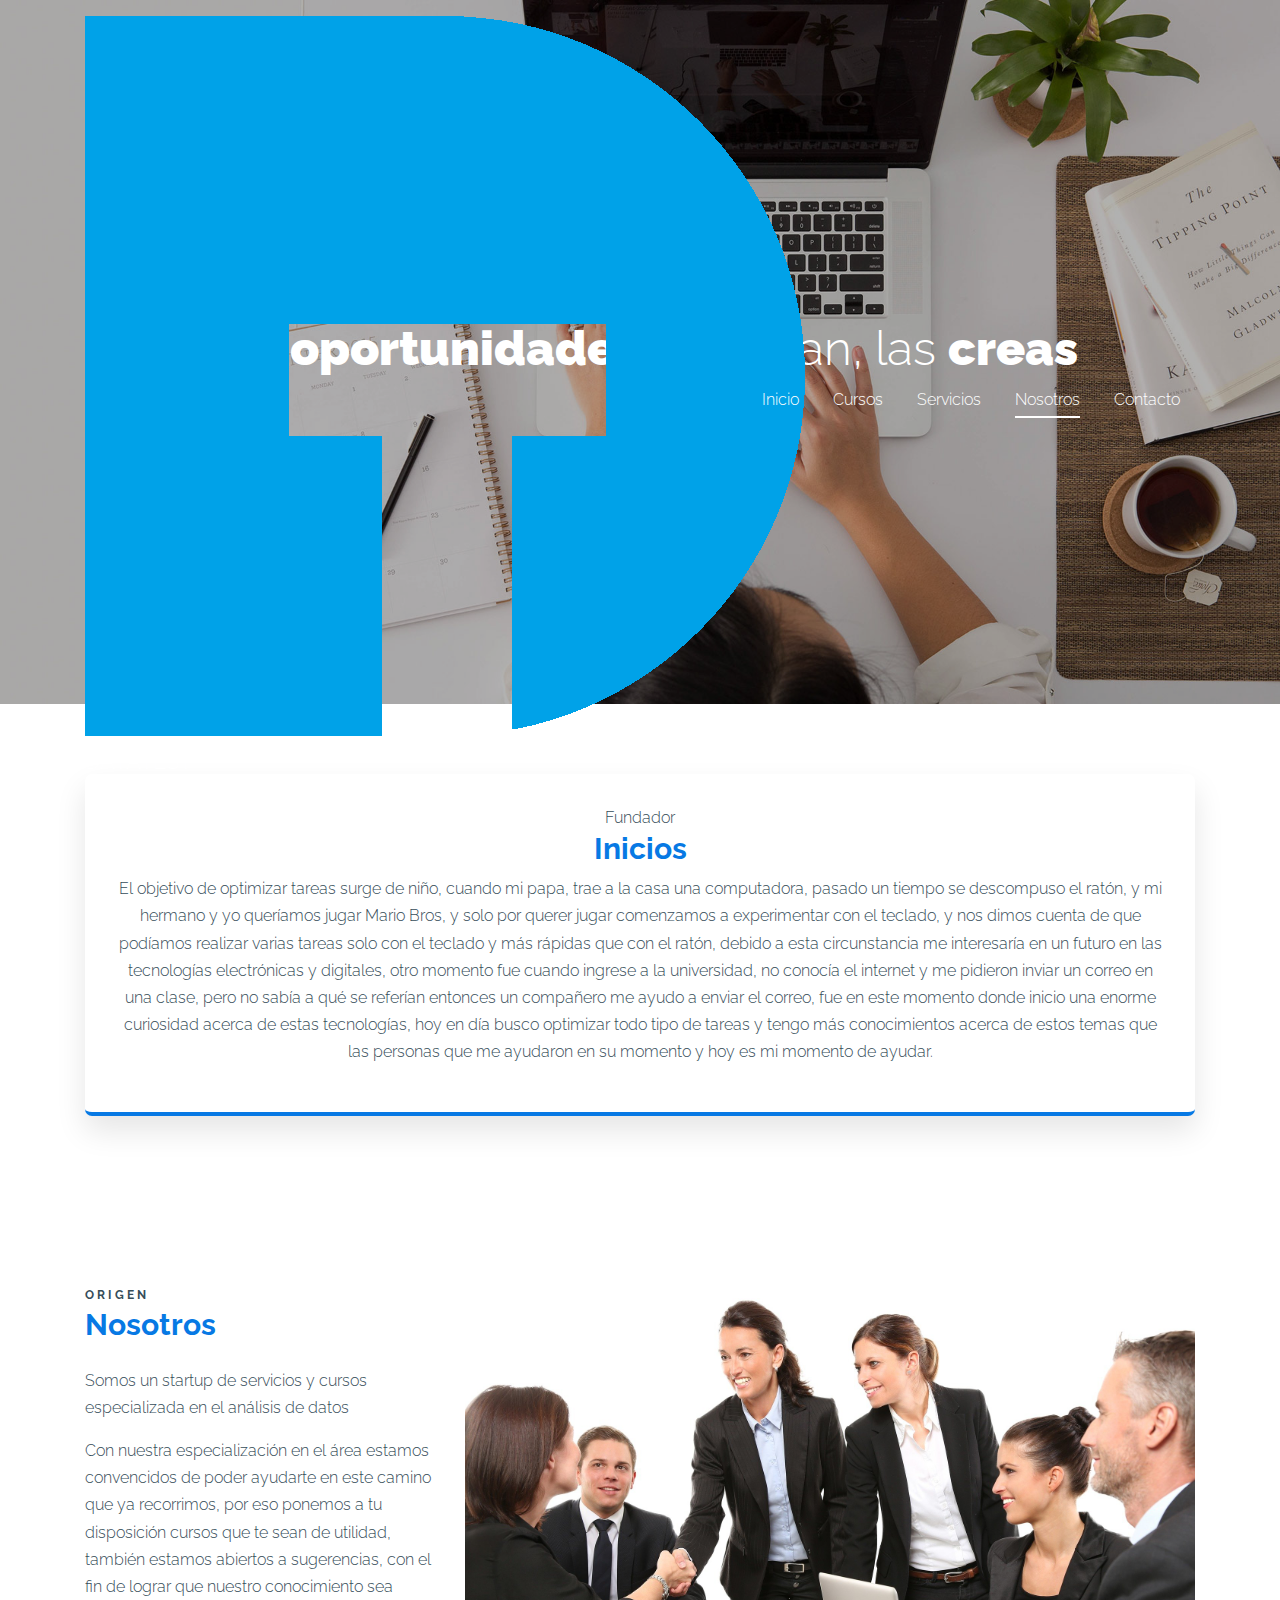
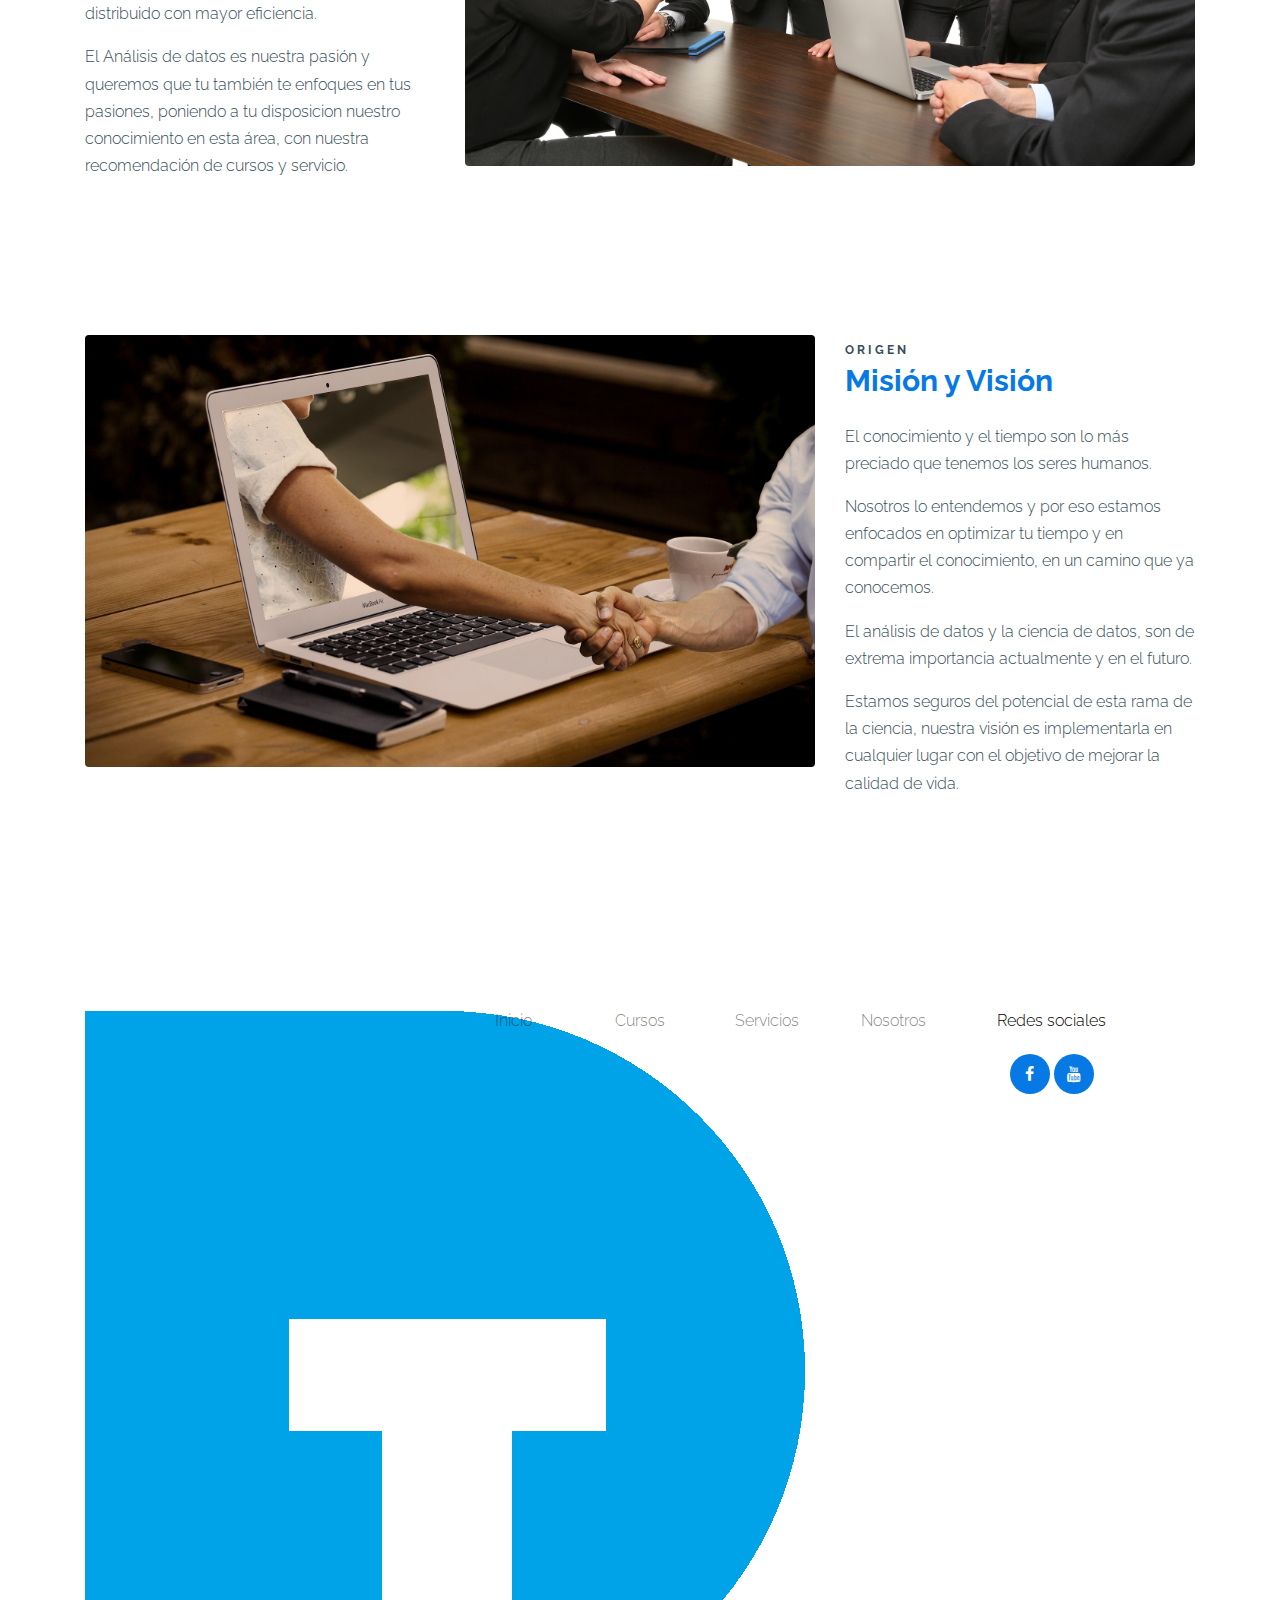
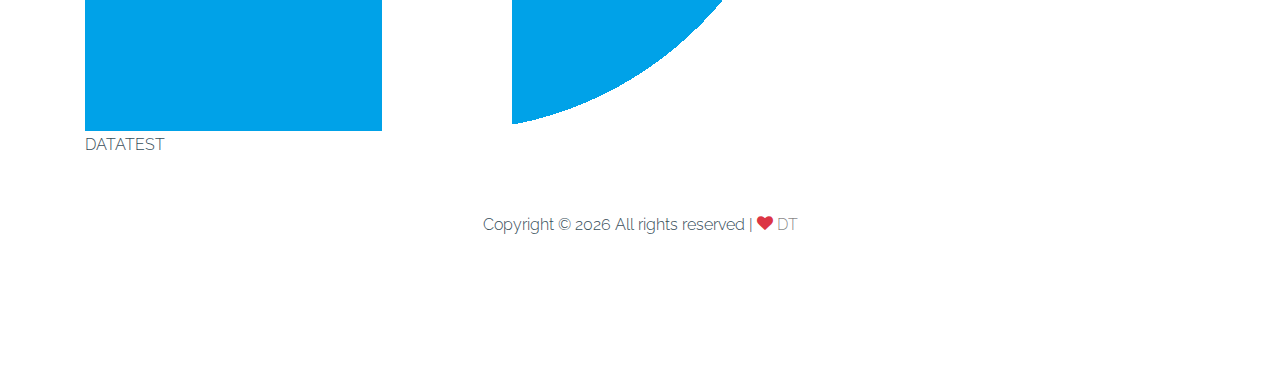
<file: about.html>
<!doctype html>
<html lang="en-Es">

<head>
  <title>DatatesT</title>
  <meta charset="utf-8">
  <meta name="viewport" content="width=device-width, initial-scale=1, shrink-to-fit=no">
  <!--Logo en pestaña-->
  <link rel="shortcut icon" type="image/x-icon" href="images/DT.png">
  <link href="https://fonts.googleapis.com/css2?family=Raleway:wght@400;700&display=swap" rel="stylesheet">
  <link rel="stylesheet" href="fonts/icomoon/style.css">
  <link rel="stylesheet" href="fonts/brand/style.css">
  <link rel="stylesheet" href="css/bootstrap.min.css">
  <link rel="stylesheet" href="css/bootstrap-datepicker.css">
  <link rel="stylesheet" href="css/jquery.fancybox.min.css">
  <link rel="stylesheet" href="css/owl.carousel.min.css">
  <link rel="stylesheet" href="css/owl.theme.default.min.css">
  <link rel="stylesheet" href="css/aos.css">
  <!-- MAIN CSS -->
  <link rel="stylesheet" href="css/style.css">
</head>

<body>

  <div class="site-wrap" id="home-section">
    <div class="site-mobile-menu site-navbar-target">
      <div class="site-mobile-menu-header">
        <div class="site-mobile-menu-close mt-3">
          <span class="icon-close2 js-menu-toggle"></span>
        </div>
      </div>
      <div class="site-mobile-menu-body"></div>
    </div>
    <!--Nav-bar Start-->
    <header class="site-navbar light site-navbar-target">
      <div class="container">
        <div class="row align-items-center position-relative">
          <div class="col-3 text-danger">
            <div class="site-logo">
              <a href="index.html"><img src="images/DT.png" alt="img-logo"><small> DATATEST </small></a>
            </div>
          </div>
          <div class="col-9 text-right">
            <span class="d-inline-block d-lg-none"><a href="#" class=" site-menu-toggle js-menu-toggle py-5 "><span
                  class="icon-menu h1  text-white"></span></a></span>

            <nav class="site-navigation text-right ml-auto d-none d-lg-block" role="navigation">
              <ul class="site-menu main-menu js-clone-nav ml-auto ">
                <li><a href="index.html" class="nav-link">Inicio</a></li>
                <li><a href="tutorials.html" class="nav-link">Cursos</a></li>
                <li><a href="services.html" class="nav-link">Servicios</a></li>
                <li class="active"><a href="about.html" class="nav-link">Nosotros</a></li>
                <li><a href="contact.html" class="nav-link">Contacto</a></li>
              </ul>
            </nav>
          </div>
        </div>
      </div>
    </header>
    <!--Nav-bar End-->

    </header>

    <!--Site seccion start-->
    <div class="site-section-cover overlay" style="background-image: url('images/hero_bg.jpg');">

      <div class="container">
        <div class="row align-items-center justify-content-center">
          <div class="col-lg-10 text-center">
            <h1> Las <strong>oportunidades</strong> no pasan, las <strong>creas</strong> </h1>
          </div>
        </div>
      </div>
    </div>
    <!--Site seccion end-->

    <div class="site-section">
      <div class="container">
        <div class="row">
          <div class="col-lg-12 mr-auto">
            <div class="testimonial-2 heading mb-4 text-center">
              <span>Fundador</span>
              <h2>Inicios</h2>
              <p>
                El objetivo de optimizar tareas surge de niño, cuando mi papa, trae a la casa una computadora, pasado un
                tiempo se descompuso el ratón, y mi hermano y yo queríamos jugar Mario Bros, y solo por querer jugar
                comenzamos a experimentar con el teclado, y nos dimos cuenta de que podíamos realizar varias tareas solo
                con el teclado y más rápidas que con el ratón, debido a esta circunstancia me interesaría en un futuro
                en las tecnologías electrónicas y digitales, otro momento fue cuando ingrese a la universidad, no
                conocía el internet y me pidieron inviar un correo en una clase, pero no sabía a qué se referían
                entonces un compañero me ayudo a enviar el correo, fue en este momento donde inicio una enorme
                curiosidad acerca de estas tecnologías, hoy en día busco optimizar todo tipo de tareas y tengo más
                conocimientos acerca de estos temas que las personas que me ayudaron en su momento y hoy es mi momento de ayudar.
              </p>
            </div>
          </div>
        </div>
      </div>
    </div>


    <div class="site-section">
      <div class="container">
        <div class="row">
          <div class="col-lg-8 mb-5 mb-lg-0 order-lg-2">
            <img src="images/Nosotros.jpg" alt="Image" class="img-fluid rounded">
          </div>
          <div class="col-lg-4 mr-auto">
            <div class="heading mb-4">
              <span class="caption">Origen</span>
              <h2>Nosotros</h2>
            </div>
            <p>Somos un startup de servicios y cursos especializada
              en el análisis de datos</p>
            <p>Con nuestra especialización en el área estamos convencidos de poder ayudarte en este camino que ya
              recorrimos, por eso ponemos a tu disposición cursos que te sean de utilidad, también estamos abiertos a
              sugerencias, con el fin de lograr que nuestro conocimiento sea distribuido con mayor eficiencia.
            </p>
            <p>
              El Análisis de datos es nuestra pasión y queremos que tu también
              te enfoques en tus pasiones, poniendo a tu disposicion nuestro
              conocimiento en esta área, con nuestra recomendación de cursos y servicio.
            </p>
          </div>
        </div>
      </div>
    </div>


    <!--Team
    <div class="site-section bg-light">
      <div class="container">
        <div class="row justify-content-center text-center mb-5 section-2-title">
          <div class="col-md-6">
            <div class="heading mb-4">
              <span class="caption">The team</span>
              <h2>Meet Our Team</h2>
            </div>


          </div>
        </div>
        <div class="row align-items-stretch">

          <div class="col-lg-4 col-md-6 mb-5">
            <div class="post-entry-1 h-100 person-1">

              <img src="images/person_1.jpg" alt="Image" class="img-fluid">

              <div class="post-entry-1-contents">
                <span class="meta">Founder</span>
                <h2>James Doe</h2>
                <p>Lorem ipsum dolor sit amet, consectetur adipisicing elit. Ipsa, sapiente.</p>
              </div>
            </div>
          </div>
          <div class="col-lg-4 col-md-6 mb-5">
            <div class="post-entry-1 h-100 person-1">

              <img src="images/person_2.jpg" alt="Image" class="img-fluid">

              <div class="post-entry-1-contents">
                <span class="meta">Founder</span>
                <h2>James Doe</h2>
                <p>Lorem ipsum dolor sit amet, consectetur adipisicing elit. Ipsa, sapiente.</p>
              </div>
            </div>
          </div>

          <div class="col-lg-4 col-md-6 mb-5">
            <div class="post-entry-1 h-100 person-1">

              <img src="images/person_3.jpg" alt="Image" class="img-fluid">

              <div class="post-entry-1-contents">
                <span class="meta">Founder</span>
                <h2>James Doe</h2>
                <p>Lorem ipsum dolor sit amet, consectetur adipisicing elit. Ipsa, sapiente.</p>
              </div>
            </div>
          </div>

          <div class="col-lg-4 col-md-6 mb-5">
            <div class="post-entry-1 h-100 person-1">

              <img src="images/person_4.jpg" alt="Image" class="img-fluid">

              <div class="post-entry-1-contents">
                <span class="meta">Founder</span>
                <h2>James Doe</h2>
                <p>Lorem ipsum dolor sit amet, consectetur adipisicing elit. Ipsa, sapiente.</p>
              </div>
            </div>
          </div>

          <div class="col-lg-4 col-md-6 mb-5">
            <div class="post-entry-1 h-100 person-1">

              <img src="images/person_5.jpg" alt="Image" class="img-fluid">

              <div class="post-entry-1-contents">
                <span class="meta">Founder</span>
                <h2>James Doe</h2>
                <p>Lorem ipsum dolor sit amet, consectetur adipisicing elit. Ipsa, sapiente.</p>
              </div>
            </div>
          </div>

          <div class="col-lg-4 col-md-6 mb-5">
            <div class="post-entry-1 h-100 person-1">

              <img src="images/person_1.jpg" alt="Image" class="img-fluid">

              <div class="post-entry-1-contents">
                <span class="meta">Founder</span>
                <h2>James Doe</h2>
                <p>Lorem ipsum dolor sit amet, consectetur adipisicing elit. Ipsa, sapiente.</p>
              </div>
            </div>
          </div>
        </div>
      </div>
    </div>
  -->


    <!--Mision-visión-->
    <div class="site-section">
      <div class="container">
        <div class="row">
          <div class="col-lg-8 mb-5 mb-lg-0">
            <img src="images/Vision.jpg" alt="Image" class="img-fluid rounded">
          </div>
          <div class="col-lg-4 ml-auto">
            <div class="heading mb-4">
              <span class="caption">Origen</span>
              <h2>Misión y Visión</h2>
            </div>
            <p>El conocimiento y el tiempo son lo más preciado que tenemos los seres humanos.</p>
            <p>Nosotros lo entendemos y por eso estamos enfocados en optimizar tu tiempo y en compartir el conocimiento,
              en un camino que ya conocemos. </p>
            <p>El análisis de datos y la ciencia de datos, son de extrema importancia actualmente y en el futuro. </p>
            <p>Estamos seguros del potencial de esta rama de la ciencia, nuestra visión es implementarla en cualquier
              lugar con el objetivo de mejorar la calidad de vida.</p>
          </div>
        </div>
      </div>
    </div>


    <!--Start Footer-->
    <footer class="site-footer">
      <div class="container">
        <div class="row">
          <div class="col-lg-3">
            <a class="site-logo-footer"><img src="images/DT.png" alt="LOGO"> DATATEST</a>
          </div>
          <div class="col-lg-8 ml-auto">
            <div class="row text-center text-black">
              <div class="col-lg-2">
                <h2 class="footer-heading mb-4"><a href="index.html"> Inicio </a></h2>
              </div>
              <div class="col-lg-2">
                <h2 class="footer-heading mb-4"><a href="tutorials.html"> Cursos </a></h2>
              </div>
              <div class="col-lg-2">
                <h2 class="footer-heading mb-4"><a href="services.html"> Servicios </a></h2>
              </div>
              <div class="col-lg-2                                            ">
                <h2 class="footer-heading mb-4"><a href="about.html"> Nosotros </a></h2>
              </div>
              <div class="col-lg-3">
                <h2 class="footer-heading mb-4">
                  <p>Redes sociales</p>
                </h2>
                <ul class="list-unstyled social">
                  <li><a href="https://www.facebook.com/DatatestOficial/" target="_blank"><span
                        class="icon-facebook"></span></a></li>
                  <li><a href="https://www.youtube.com/channel/UCq0BBZlGXy3z8PS8TeEfSrg?view_as=subscriber"
                      target="_blank"><span class="icon-youtube"></span></a></li>
                </ul>
              </div>
            </div>
          </div>
        </div>
        <div class="row pt-1 mt-5 text-center">
          <div class="col-md-12">
            <div class="border-top pt-0">
              <p>
                Copyright &copy;
                <script>document.write(new Date().getFullYear()); </script>
                All rights reserved | <i class="icon-heart text-danger" aria-hidden="true"></i>
                <a href="index.html"> DT </a>
                <!--Para abrir enlaces en una nueva pestaña agrega: target="_blank" : frente a href=""-->
              </p>
            </div>
          </div>
        </div>
      </div>
    </footer>
    <!-- End Footer-->
  </div>
  <!--Scripts Java-->
  <script src="js/jquery-3.3.1.min.js"></script>
  <script src="js/popper.min.js"></script>
  <script src="js/bootstrap.min.js"></script>
  <script src="js/owl.carousel.min.js"></script>
  <script src="js/jquery.sticky.js"></script>
  <script src="js/jquery.waypoints.min.js"></script>
  <script src="js/jquery.animateNumber.min.js"></script>
  <script src="js/jquery.fancybox.min.js"></script>
  <script src="js/jquery.easing.1.3.js"></script>
  <script src="js/bootstrap-datepicker.min.js"></script>
  <script src="js/aos.js"></script>
  <script src="js/main.js"></script>

</body>

</html>
</file>
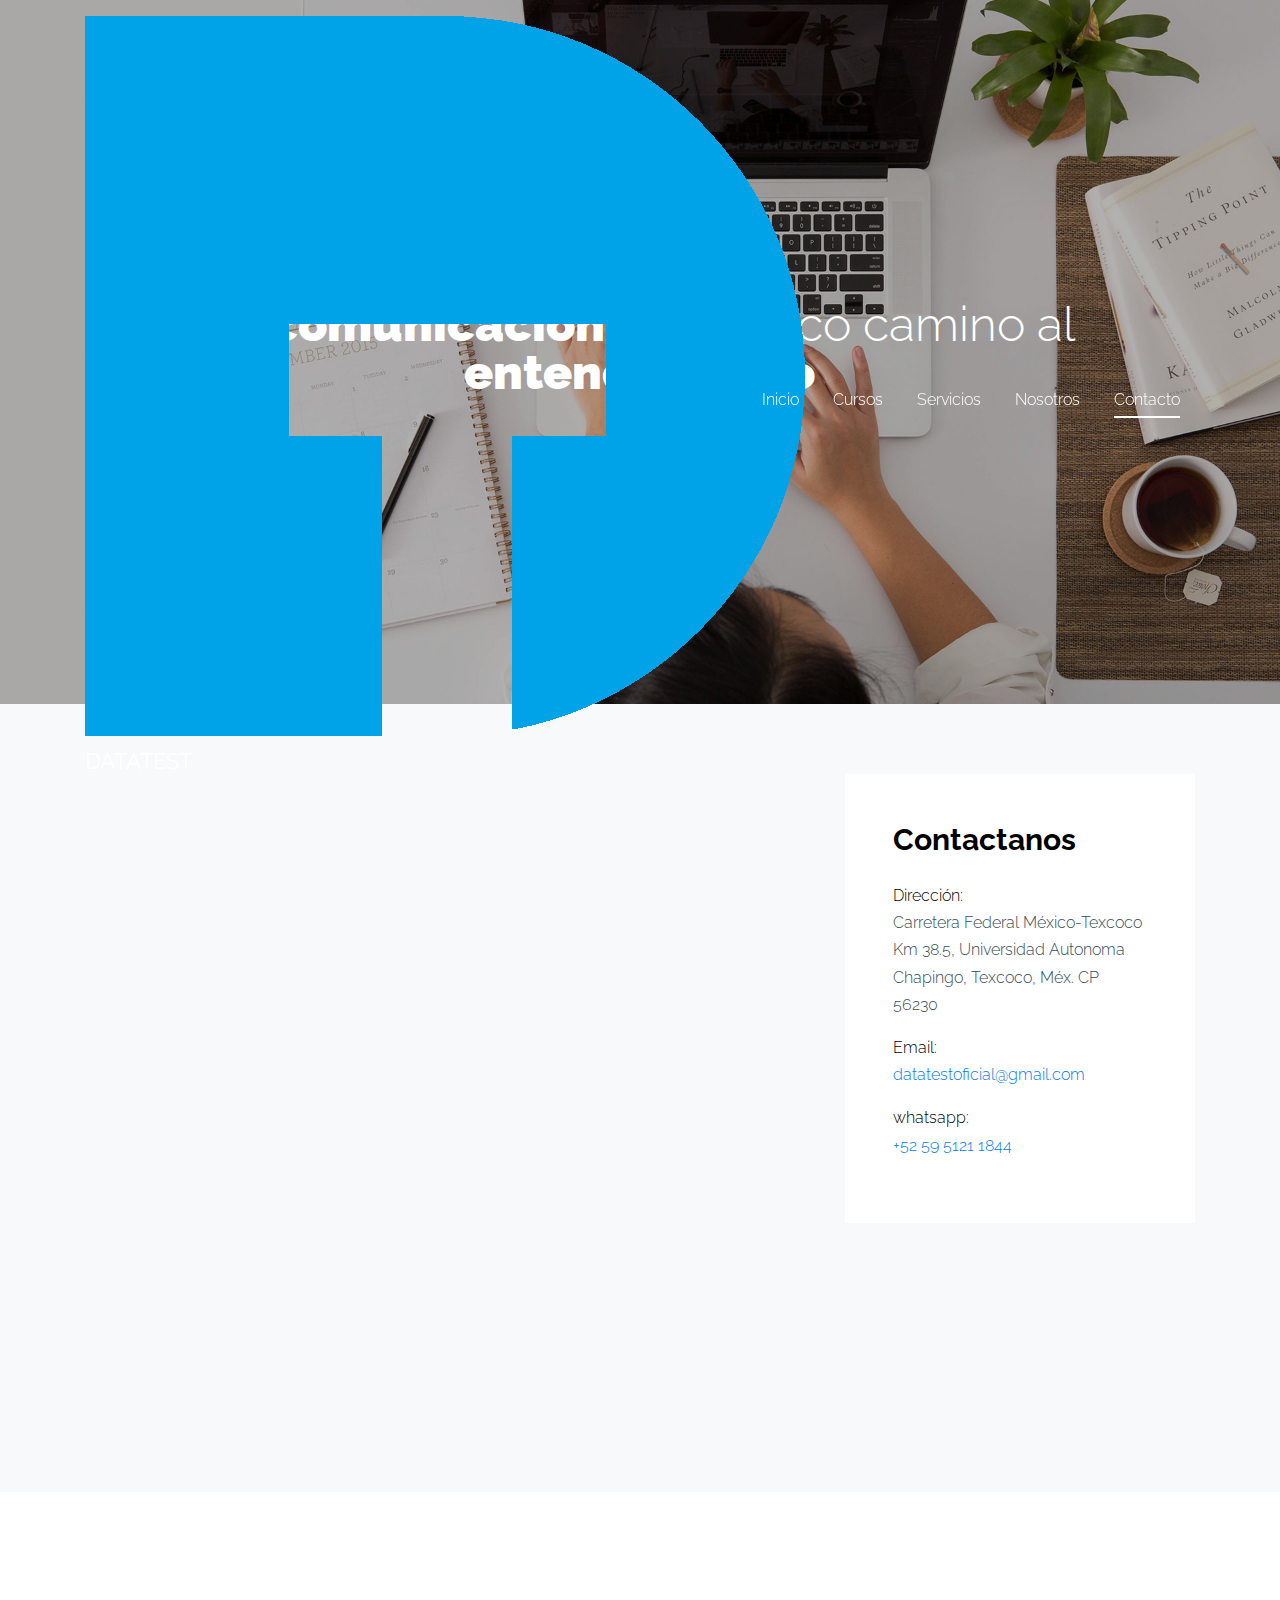
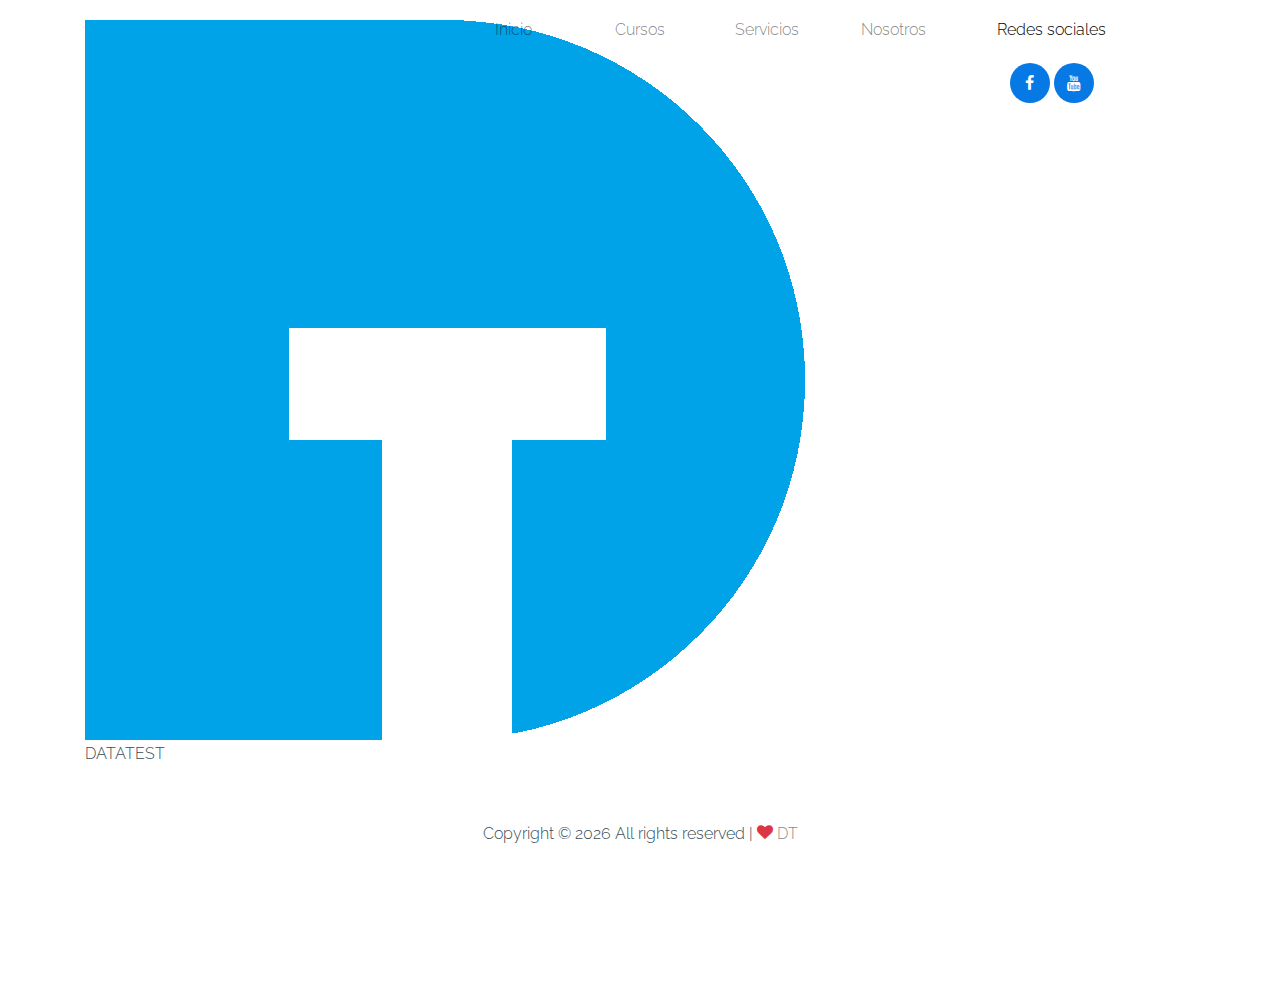
<file: contact.html>
<!doctype html>
<html lang="en-Es">

<head>
  <title>DatatesT</title>
  <meta charset="utf-8">
  <meta name="viewport" content="width=device-width, initial-scale=1, shrink-to-fit=no">
  <!--Logo en pestaña-->
  <link rel="shortcut icon" type="image/x-icon" href="images/DT.png">
  <link href="https://fonts.googleapis.com/css2?family=Raleway:wght@400;700&display=swap" rel="stylesheet">
  <link rel="stylesheet" href="fonts/icomoon/style.css">
  <link rel="stylesheet" href="fonts/brand/style.css">
  <link rel="stylesheet" href="css/bootstrap.min.css">
  <link rel="stylesheet" href="css/bootstrap-datepicker.css">
  <link rel="stylesheet" href="css/jquery.fancybox.min.css">
  <link rel="stylesheet" href="css/owl.carousel.min.css">
  <link rel="stylesheet" href="css/owl.theme.default.min.css">
  <link rel="stylesheet" href="css/aos.css">
  <!-- MAIN CSS -->
  <link rel="stylesheet" href="css/style.css">
</head>

<body>

  <div class="site-wrap" id="home-section">
    <div class="site-mobile-menu site-navbar-target">
      <div class="site-mobile-menu-header">
        <div class="site-mobile-menu-close mt-3">
          <span class="icon-close2 js-menu-toggle"></span>
        </div>
      </div>
      <div class="site-mobile-menu-body"></div>
    </div>
    <!--Nav-bar Start-->
    <header class="site-navbar light site-navbar-target">
      <div class="container">
        <div class="row align-items-center position-relative">
          <div class="col-5 text-danger">
            <div class="site-logo">
              <a href="index.html"><img src="images/DT.png" alt="img-logo"><small> DATATEST </small></a>
            </div>
          </div>
          <div class="col-7 text-right">
            <span class="d-inline-block d-lg-none"><a href="#" class=" site-menu-toggle js-menu-toggle py-5 "><span
                  class="icon-menu h1  text-white"></span></a></span>

            <nav class="site-navigation text-right ml-auto d-none d-lg-block" role="navigation">
              <ul class="site-menu main-menu js-clone-nav ml-auto ">
                <li><a href="index.html" class="nav-link">Inicio</a></li>
                <li><a href="tutorials.html" class="nav-link">Cursos</a></li>
                <li><a href="services.html" class="nav-link">Servicios</a></li>
                <li><a href="about.html" class="nav-link">Nosotros</a></li>
                <li class="active"><a href="contact.html" class="nav-link">Contacto</a></li>
              </ul>
            </nav>
          </div>
        </div>
      </div>
    </header>
    <!--Nav-bar End-->

    <div class="site-section-cover overlay" style="background-image: url('images/hero_bg.jpg');">

      <div class="container">
        <div class="row align-items-center justify-content-center">
          <div class="col-lg-10 text-center">
            <h1>La <strong>comunicación</strong> es el único camino al <strong>entendimiento</strong></h1>
          </div>
        </div>
      </div>
    </div>


    <!-- Load Facebook SDK for JavaScript -->
    <div id="fb-root"></div>
    <script>
      window.fbAsyncInit = function () {
        FB.init({
          xfbml: true,
          version: 'v8.0'
        });
      };

      (function (d, s, id) {
        var js, fjs = d.getElementsByTagName(s)[0];
        if (d.getElementById(id)) return;
        js = d.createElement(s); js.id = id;
        js.src = 'https://connect.facebook.net/es_LA/sdk/xfbml.customerchat.js';
        fjs.parentNode.insertBefore(js, fjs);
      }(document, 'script', 'facebook-jssdk'));</script>

    <!-- Your Chat Plugin code -->
    <div class="fb-customerchat" attribution=setup_tool page_id="100315755160852" theme_color="#00a2e8"
      logged_in_greeting="¡Hola y bienvenido! " logged_out_greeting="¡Hola y bienvenido! ">
    </div>



    <div class="site-section bg-light" id="contact-section">
      <div class="container">
        <div class="row">
          <div class="container col-lg-8">
            <div class="row mb-5">
              <iframe
                src="https://www.google.com/maps/embed?pb=!1m18!1m12!1m3!1d3761.174519887505!2d-98.8859209553156!3d19.49112600000001!2m3!1f0!2f0!3f0!3m2!1i1024!2i768!4f13.1!3m3!1m2!1s0x85d1e6ff11614e59%3A0xef0e471b1360d01b!2sUniversidad%20Aut%C3%B3noma%20Chapingo!5e0!3m2!1ses!2smx!4v1602390396171!5m2!1ses!2smx"
                width="900;" height="600" frameborder="0" style="border:0;" allowfullscreen="" aria-hidden="false"
                tabindex="0">
              </iframe>
            </div>
          </div>
          <div class="col-lg-4 ml-auto">
            <div class="bg-white heading p-4 p-md-5">
              <h2 class="text-black mb-4">Contactanos</h2>
              <ul class="list-unstyled footer-link">
                <li class="d-block mb-3">
                  <span class="d-block text-black">Dirección:</span>
                  <span>Carretera Federal México-Texcoco Km 38.5, Universidad Autonoma Chapingo, Texcoco,
                    Méx. CP 56230</span></li>
                  <li class="d-block mb-3"><span class="d-block text-black">Email:</span>
                    <a href="mailto:datatestoficial@gmail.com?Subject=Hola%20buen%20día%20estoy%20interesado%20en%20el%20servicio">datatestoficial@gmail.com</a>
                  <li class="d-block mb-3"><span class="d-block text-black">whatsapp:</span><span> <a href="https://wa.me/525951211844" target="_blank">+52 59 5121 1844</a> </span></li>
                </li>
              </ul>
            </div>
          </div>
        </div>
      </div>
    </div>

    <footer class="site-footer">
      <div class="container">
        <div class="row">
          <div class="col-lg-3">
            <a class="site-logo-footer"><img src="images/DT.png" alt="LOGO"> DATATEST</a>
          </div>
          <div class="col-lg-8 ml-auto">
            <div class="row text-center text-black">
              <div class="col-lg-2">
                <h2 class="footer-heading mb-4"><a href="index.html"> Inicio </a></h2>
              </div>
              <div class="col-lg-2">
                <h2 class="footer-heading mb-4"><a href="tutorials.html"> Cursos </a></h2>
              </div>
              <div class="col-lg-2">
                <h2 class="footer-heading mb-4"><a href="services.html"> Servicios </a></h2>
              </div>
              <div class="col-lg-2                                            ">
                <h2 class="footer-heading mb-4"><a href="about.html"> Nosotros </a></h2>
              </div>
              <div class="col-lg-3">
                <h2 class="footer-heading mb-4">
                  <p>Redes sociales</p>
                </h2>
                <ul class="list-unstyled social">
                  <li><a href="https://www.facebook.com/DatatestOficial/" target="_blank"><span
                        class="icon-facebook"></span></a></li>
                  <li><a href="https://www.youtube.com/channel/UCq0BBZlGXy3z8PS8TeEfSrg?view_as=subscriber"
                      target="_blank"><span class="icon-youtube"></span></a></li>
                </ul>
              </div>
            </div>
          </div>
        </div>
        <div class="row pt-1 mt-5 text-center">
          <div class="col-md-12">
            <div class="border-top pt-0">
              <p>
                Copyright &copy;
                <script>document.write(new Date().getFullYear()); </script>
                All rights reserved | <i class="icon-heart text-danger" aria-hidden="true"></i>
                <a href="index.html"> DT </a>
                <!--Para abrir enlaces en una nueva pestaña agrega: target="_blank" : frente a href=""-->
              </p>
            </div>
          </div>
        </div>
      </div>
    </footer>
    <!-- End Footer-->
  </div>
  <!--Scripts Java-->
  <script src="js/jquery-3.3.1.min.js"></script>
  <script src="js/popper.min.js"></script>
  <script src="js/bootstrap.min.js"></script>
  <script src="js/owl.carousel.min.js"></script>
  <script src="js/jquery.sticky.js"></script>
  <script src="js/jquery.waypoints.min.js"></script>
  <script src="js/jquery.animateNumber.min.js"></script>
  <script src="js/jquery.fancybox.min.js"></script>
  <script src="js/jquery.easing.1.3.js"></script>
  <script src="js/bootstrap-datepicker.min.js"></script>
  <script src="js/aos.js"></script>
  <script src="js/main.js"></script>

</body>

</html>
</file>
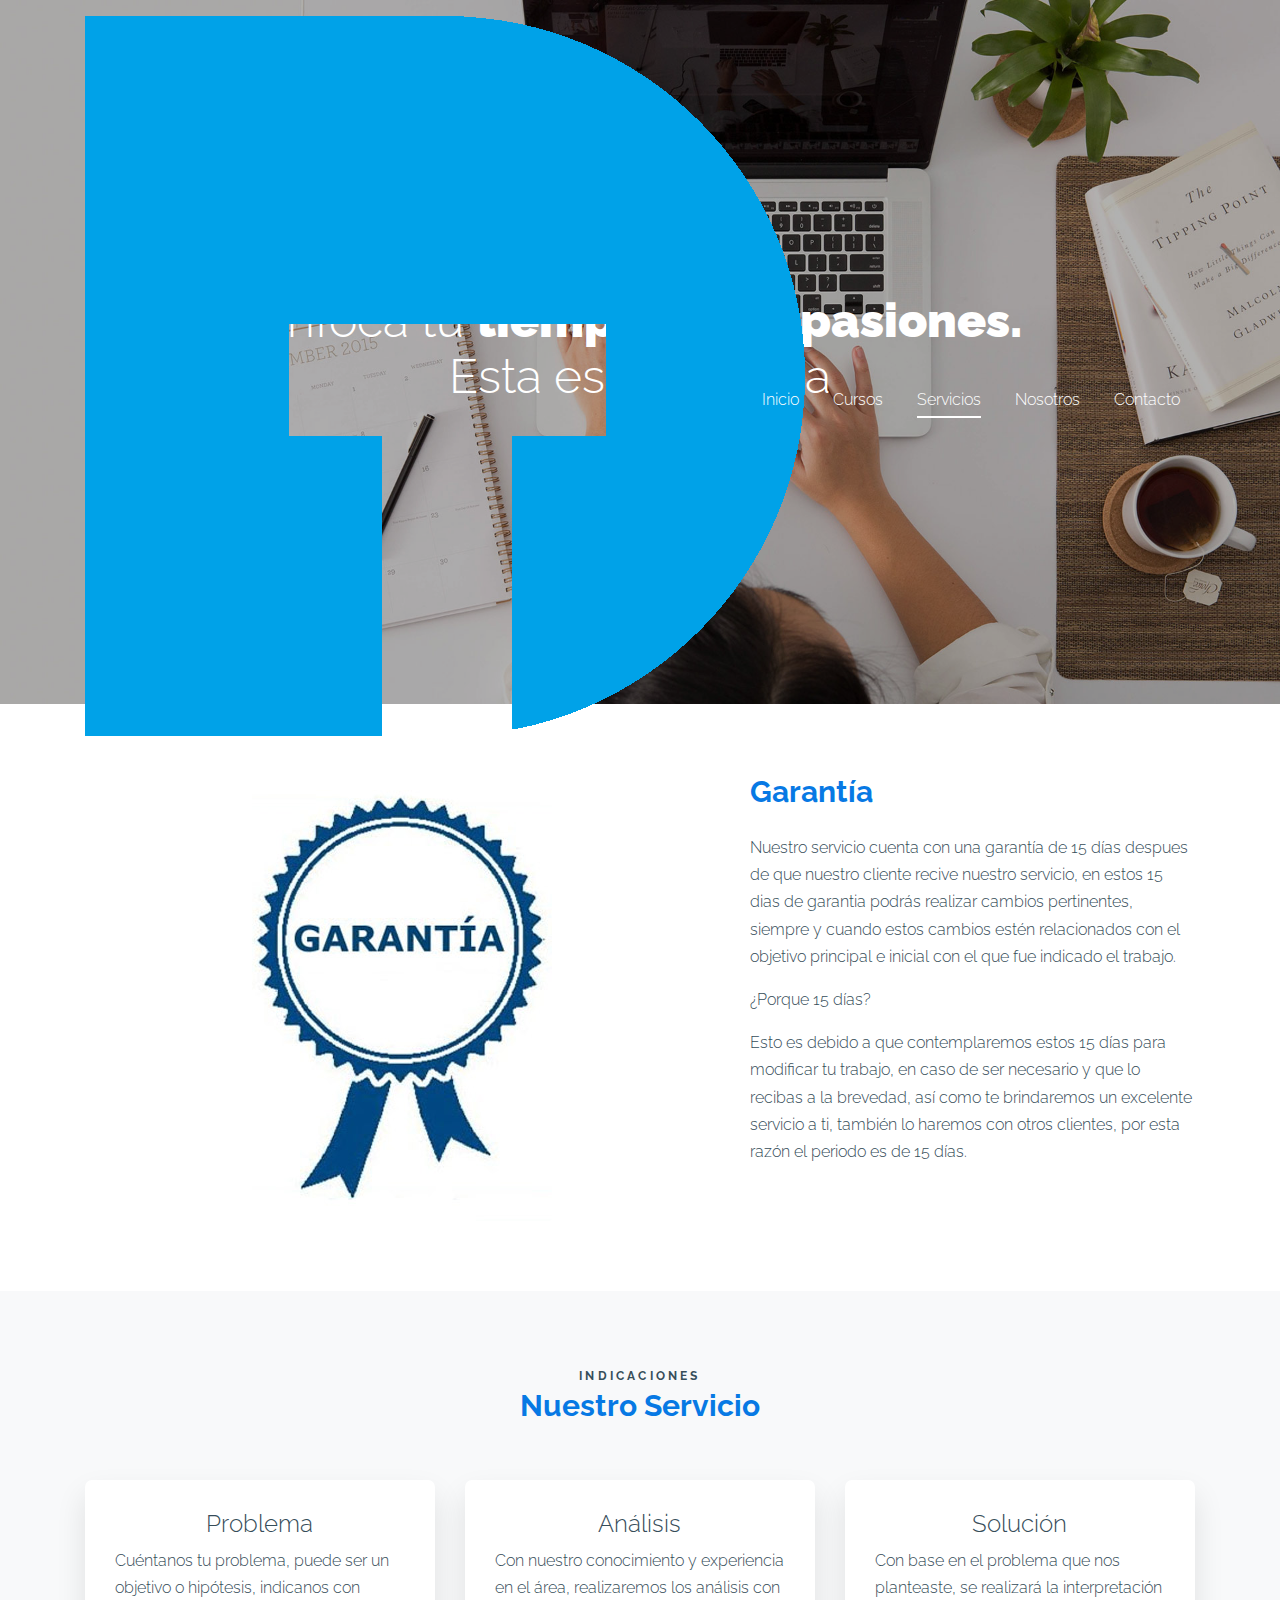
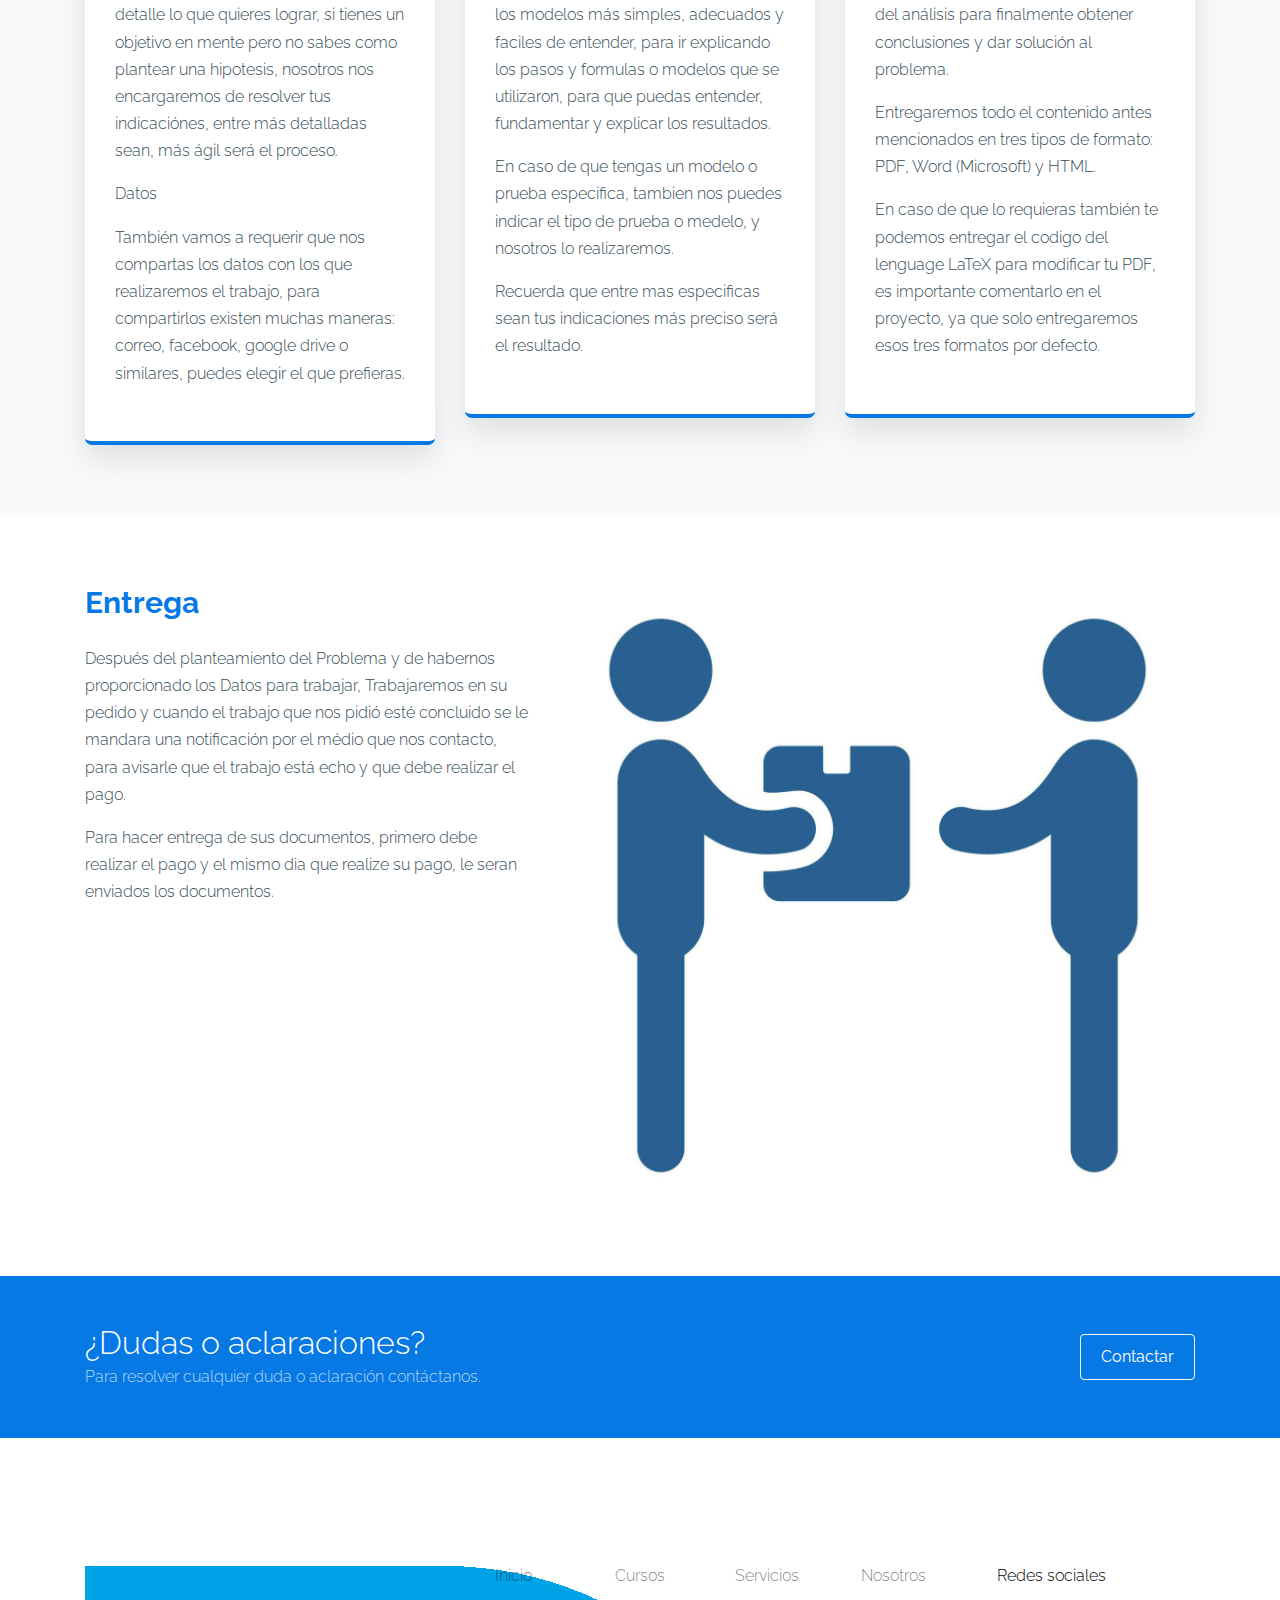
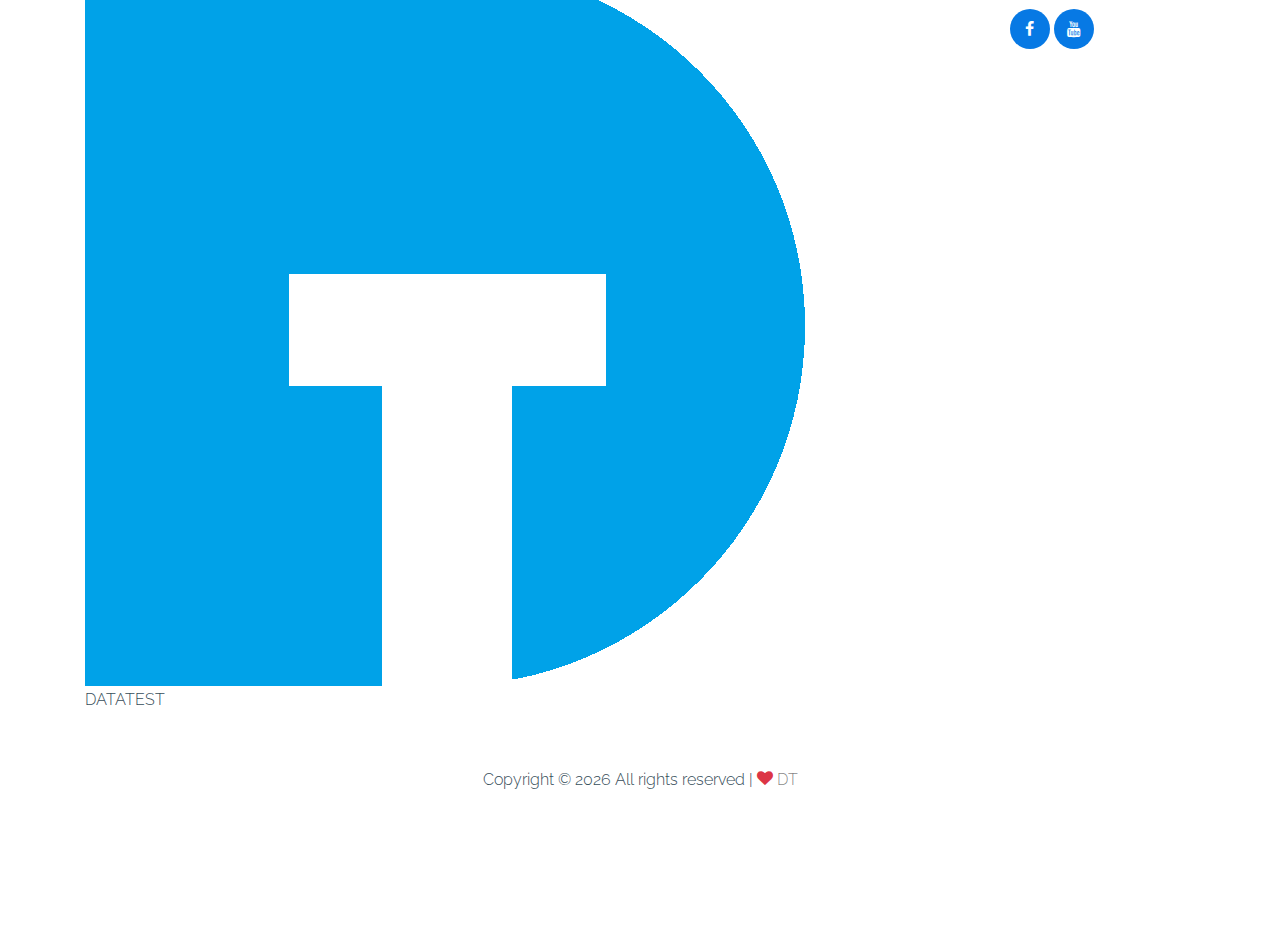
<file: services.html>
<!doctype html>
<html lang="en-Es">

<head>
  <title>DatatesT</title>
  <meta charset="utf-8">
  <meta name="viewport" content="width=device-width, initial-scale=1, shrink-to-fit=no">
  <!--Logo en pestaña-->
  <link rel="shortcut icon" type="image/x-icon" href="images/DT.png">
  <link href="https://fonts.googleapis.com/css2?family=Raleway:wght@400;700&display=swap" rel="stylesheet">
  <link rel="stylesheet" href="fonts/icomoon/style.css">
  <link rel="stylesheet" href="fonts/brand/style.css">
  <link rel="stylesheet" href="css/bootstrap.min.css">
  <link rel="stylesheet" href="css/bootstrap-datepicker.css">
  <link rel="stylesheet" href="css/jquery.fancybox.min.css">
  <link rel="stylesheet" href="css/owl.carousel.min.css">
  <link rel="stylesheet" href="css/owl.theme.default.min.css">
  <link rel="stylesheet" href="css/aos.css">
  <!-- MAIN CSS -->
  <link rel="stylesheet" href="css/style.css">
</head>

<body>

  <div class="site-wrap" id="home-section">
    <div class="site-mobile-menu site-navbar-target">
      <div class="site-mobile-menu-header">
        <div class="site-mobile-menu-close mt-3">
          <span class="icon-close2 js-menu-toggle"></span>
        </div>
      </div>
      <div class="site-mobile-menu-body"></div>
    </div>
    <!--Nav-bar Start-->
    <header class="site-navbar light site-navbar-target">
      <div class="container">
        <div class="row align-items-center position-relative">
          <div class="col-3 text-danger">
            <div class="site-logo">
              <a href="index.html"><img src="images/DT.png" alt="img-logo"><small> DATATEST </small></a>
            </div>
          </div>
          <div class="col-9 text-right">
            <span class="d-inline-block d-lg-none"><a href="#" class=" site-menu-toggle js-menu-toggle py-5 "><span
                  class="icon-menu h1  text-white"></span></a></span>

            <nav class="site-navigation text-right ml-auto d-none d-lg-block" role="navigation">
              <ul class="site-menu main-menu js-clone-nav ml-auto ">
                <li><a href="index.html" class="nav-link">Inicio</a></li>
                <li><a href="tutorials.html" class="nav-link">Cursos</a></li>
                <li class="active"><a href="services.html" class="nav-link">Servicios</a></li>
                <li><a href="about.html" class="nav-link">Nosotros</a></li>
                <li><a href="contact.html" class="nav-link">Contacto</a></li>
              </ul>
            </nav>
          </div>
        </div>
      </div>
    </header>
    <!--Nav-bar End-->


    <!--Text center-->
    <div class="site-section-cover overlay" style="background-image: url('images/hero_bg.jpg');">
      <div class="container">
        <div class="row align-items-center justify-content-center">
          <div class="col-lg-10 text-center">
            <h1> Enfoca tu <strong> tiempo </strong> en tus<strong> pasiones. </strong> </h1>
            <h1> Esta es la nuestra</h1>
          </div>
        </div>
      </div>
    </div>



    <!--Info-->
    <div class="site-section">
      <div class="container">
        <div class="row">
          <div class="col-lg-7 text-center mb-5 mb-lg-0">
            <img src="images/garantia.jpg" alt="Image" class="img-fluid rounded">
          </div>
          <div class="col-lg-5 ml-auto">
            <div class="heading mb-4">
              <h2>Garantía</h2>
            </div>
            <p>Nuestro servicio cuenta con una garantía de 15 días
              despues de que nuestro cliente recive nuestro servicio,
              en estos 15 dias de garantia podrás realizar cambios
              pertinentes, siempre y cuando estos cambios estén
              relacionados con el objetivo principal e inicial con
              el que fue indicado el trabajo.
            </p>
            <p>¿Porque 15 días?</p>
            <p>Esto es debido a que contemplaremos estos 15 días
              para modificar tu trabajo, en caso de ser necesario
              y que lo recibas a la brevedad, así como te
              brindaremos un excelente servicio a ti, también lo
              haremos con otros clientes,
              por esta razón el periodo es de 15 días. </p>
          </div>
        </div>
      </div>
    </div>

    <!--Info-->
    <div class="site-section bg-light">
      <div class="container">
        <div class="row justify-content-center">
          <div class="col-lg-7 text-center mb-5">
            <div class="heading">
              <span class="caption">Indicaciones</span>
              <h2>Nuestro Servicio</h2>
            </div>
          </div>
        </div>
        <div class="row">
          <div class="col-lg-4 mb-4 mb-lg-0">
            <div class="testimonial-2">
              <h3 class="h4 text-center">Problema</h3>
              <blockquote class="mb-4">
                <p>Cuéntanos tu problema, puede ser un objetivo o hipótesis,
                  indicanos con detalle lo que quieres lograr, si tienes un
                  objetivo en mente pero no sabes como plantear una hipotesis,
                  nosotros nos encargaremos de resolver tus indicaciónes, entre
                  más detalladas sean, más ágil será el proceso.
                </p>
                <p>Datos</p>
                <p>También vamos a requerir que nos compartas los datos
                  con los que realizaremos el trabajo, para compartirlos
                  existen muchas maneras: correo, facebook, google drive
                  o similares, puedes elegir el que prefieras.
                </p>
            </div>
          </div>
          <div class="col-lg-4 mb-4 mb-lg-0">
            <div class="testimonial-2">
              <h3 class="h4 text-center">Análisis</h3>
              <blockquote class="mb-4">
                <p>Con nuestro conocimiento y experiencia en el área,
                  realizaremos los análisis con los modelos más simples, adecuados
                  y faciles de entender, para ir explicando los pasos y
                  formulas o modelos que se utilizaron, para que puedas
                  entender, fundamentar y explicar los resultados.
                </p>
                <p>En caso de que tengas un modelo o prueba especifica, tambien nos puedes
                  indicar el tipo de prueba o medelo, y nosotros lo realizaremos.
                </p>
                <p>
                  Recuerda que entre mas especificas sean tus indicaciones
                  más preciso será el resultado.
                </p>
            </div>
          </div>
          <div class="col-lg-4 mb-4 mb-lg-0">
            <div class="testimonial-2">
              <h3 class="h4 text-center">Solución</h3>
              <blockquote class="mb-4">
                <p>Con base en el problema que nos planteaste,
                  se realizará la interpretación del análisis
                  para finalmente obtener conclusiones y dar
                  solución al problema.
                </p>
                <p>Entregaremos todo el contenido antes mencionados
                  en tres tipos de formato: PDF, Word (Microsoft) y HTML.
                </p>
                <p>
                  En caso de que lo requieras también te podemos entregar
                  el codigo del lenguage LaTeX para modificar tu PDF,
                  es importante comentarlo en el proyecto, ya que solo
                  entregaremos esos tres formatos por defecto.
                </p>
            </div>
          </div>
        </div>
      </div>
    </div>


    <!--Info-->
    <div class="site-section">
      <div class="container">
        <div class="row">
          <div class="col-lg-7 text-center mb-5 mb-lg-0 order-lg-2">
            <img src="images/entrega.jpg" alt="Image" class="img-fluid rounded">
          </div>
          <div class="col-lg-5 mr-auto">
            <div class="heading mb-4">
              <h2>Entrega</h2>
            </div>

            <p>Después del planteamiento del Problema
              y de habernos proporcionado los Datos para trabajar,
              Trabajaremos en su pedido y
              cuando el trabajo que nos pidió esté concluido
              se le mandara una notificación por el médio que nos
              contacto, para avisarle que el trabajo está echo y
              que debe realizar el pago.
            </p>
            <p>Para hacer entrega de sus
              documentos, primero debe realizar el pago y el mismo
              dia que realize su pago, le seran enviados los documentos.
            </p>
          </div>
        </div>
      </div>
    </div>

    <!--Conection-->
    <div class="site-section bg-primary py-5 cta">
      <div class="container">
        <div class="row align-items-center">
          <div class="col-lg-7 mb-4 mb-md-0">
            <h2 class="mb-0 text-white">¿Dudas o aclaraciones?</h2>
            <p class="mb-0 opa-7">Para resolver cualquier duda o aclaración contáctanos.</p>
          </div>
          <div class="col-lg-5 text-md-right">
            <a href="contact.html" class="btn btn-primary btn-white"> Contactar</a>
          </div>
        </div>
      </div>
    </div>

    <!--Pie de pagina-->
    <footer class="site-footer">
      <div class="container">
        <div class="row">
          <div class="col-lg-3">
            <a class="site-logo-footer"><img src="images/DT.png" alt="LOGO"> DATATEST</a>
          </div>
          <div class="col-lg-8 ml-auto">
            <div class="row text-center text-black">
              <div class="col-lg-2">
                <h2 class="footer-heading mb-4"><a href="index.html"> Inicio </a></h2>
              </div>
              <div class="col-lg-2">
                <h2 class="footer-heading mb-4"><a href="tutorials.html"> Cursos </a></h2>
              </div>
              <div class="col-lg-2">
                <h2 class="footer-heading mb-4"><a href="services.html"> Servicios </a></h2>
              </div>
              <div class="col-lg-2                                            ">
                <h2 class="footer-heading mb-4"><a href="about.html"> Nosotros </a></h2>
              </div>
              <div class="col-lg-3">
                <h2 class="footer-heading mb-4">
                  <p>Redes sociales</p>
                </h2>
                <ul class="list-unstyled social">
                  <li><a href="https://www.facebook.com/DatatestOficial/" target="_blank"><span
                        class="icon-facebook"></span></a></li>
                  <li><a href="https://www.youtube.com/channel/UCq0BBZlGXy3z8PS8TeEfSrg?view_as=subscriber"
                      target="_blank"><span class="icon-youtube"></span></a></li>
                </ul>
              </div>
            </div>
          </div>
        </div>
        <div class="row pt-1 mt-5 text-center">
          <div class="col-md-12">
            <div class="border-top pt-0">
              <p>
                Copyright &copy;
                <script>document.write(new Date().getFullYear()); </script>
                All rights reserved | <i class="icon-heart text-danger" aria-hidden="true"></i>
                <a href="index.html"> DT </a>
                <!--Para abrir enlaces en una nueva pestaña agrega: target="_blank" : frente a href=""-->
              </p>
            </div>
          </div>
        </div>
      </div>
    </footer>
    <!-- Fin pie de pagina-->
  </div>
  <!--Scripts Java-->
  <script src="js/jquery-3.3.1.min.js"></script>
  <script src="js/popper.min.js"></script>
  <script src="js/bootstrap.min.js"></script>
  <script src="js/owl.carousel.min.js"></script>
  <script src="js/jquery.sticky.js"></script>
  <script src="js/jquery.waypoints.min.js"></script>
  <script src="js/jquery.animateNumber.min.js"></script>
  <script src="js/jquery.fancybox.min.js"></script>
  <script src="js/jquery.easing.1.3.js"></script>
  <script src="js/bootstrap-datepicker.min.js"></script>
  <script src="js/aos.js"></script>
  <script src="js/main.js"></script>

</body>

</html>
</file>
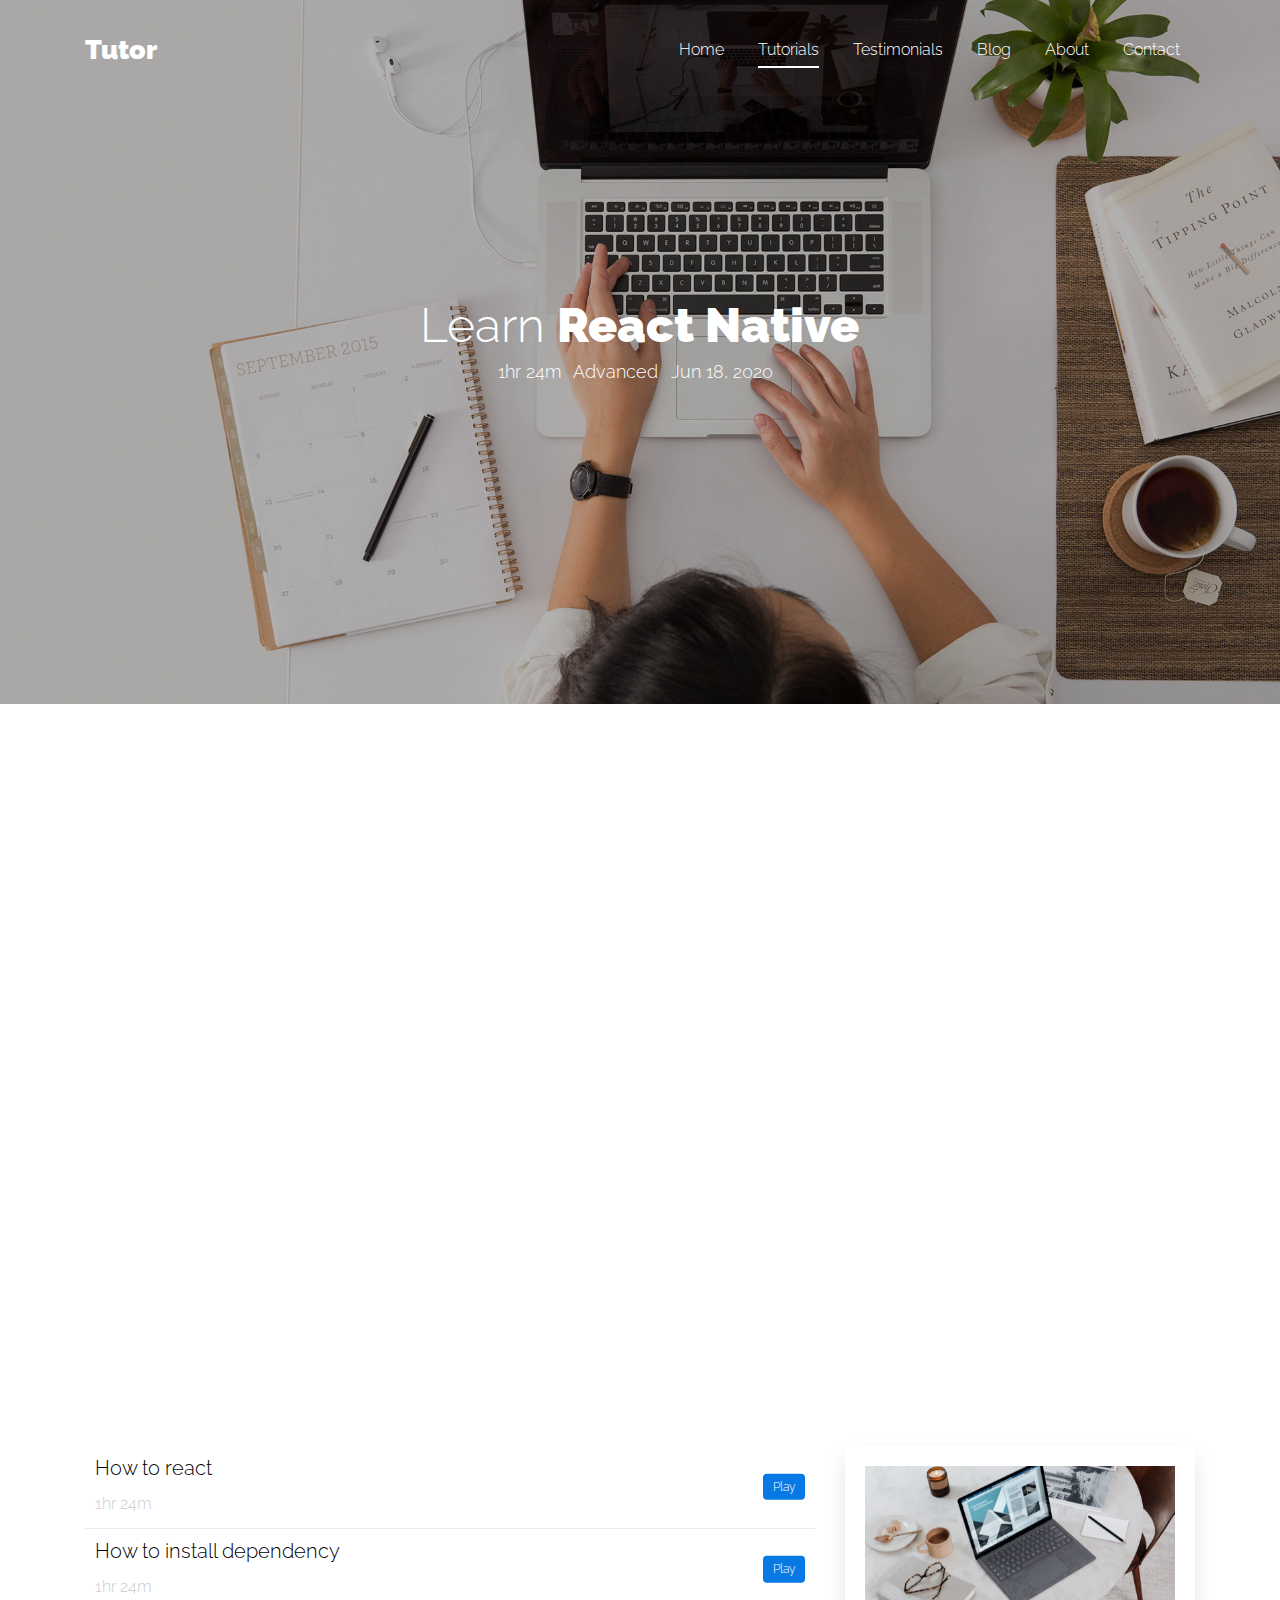
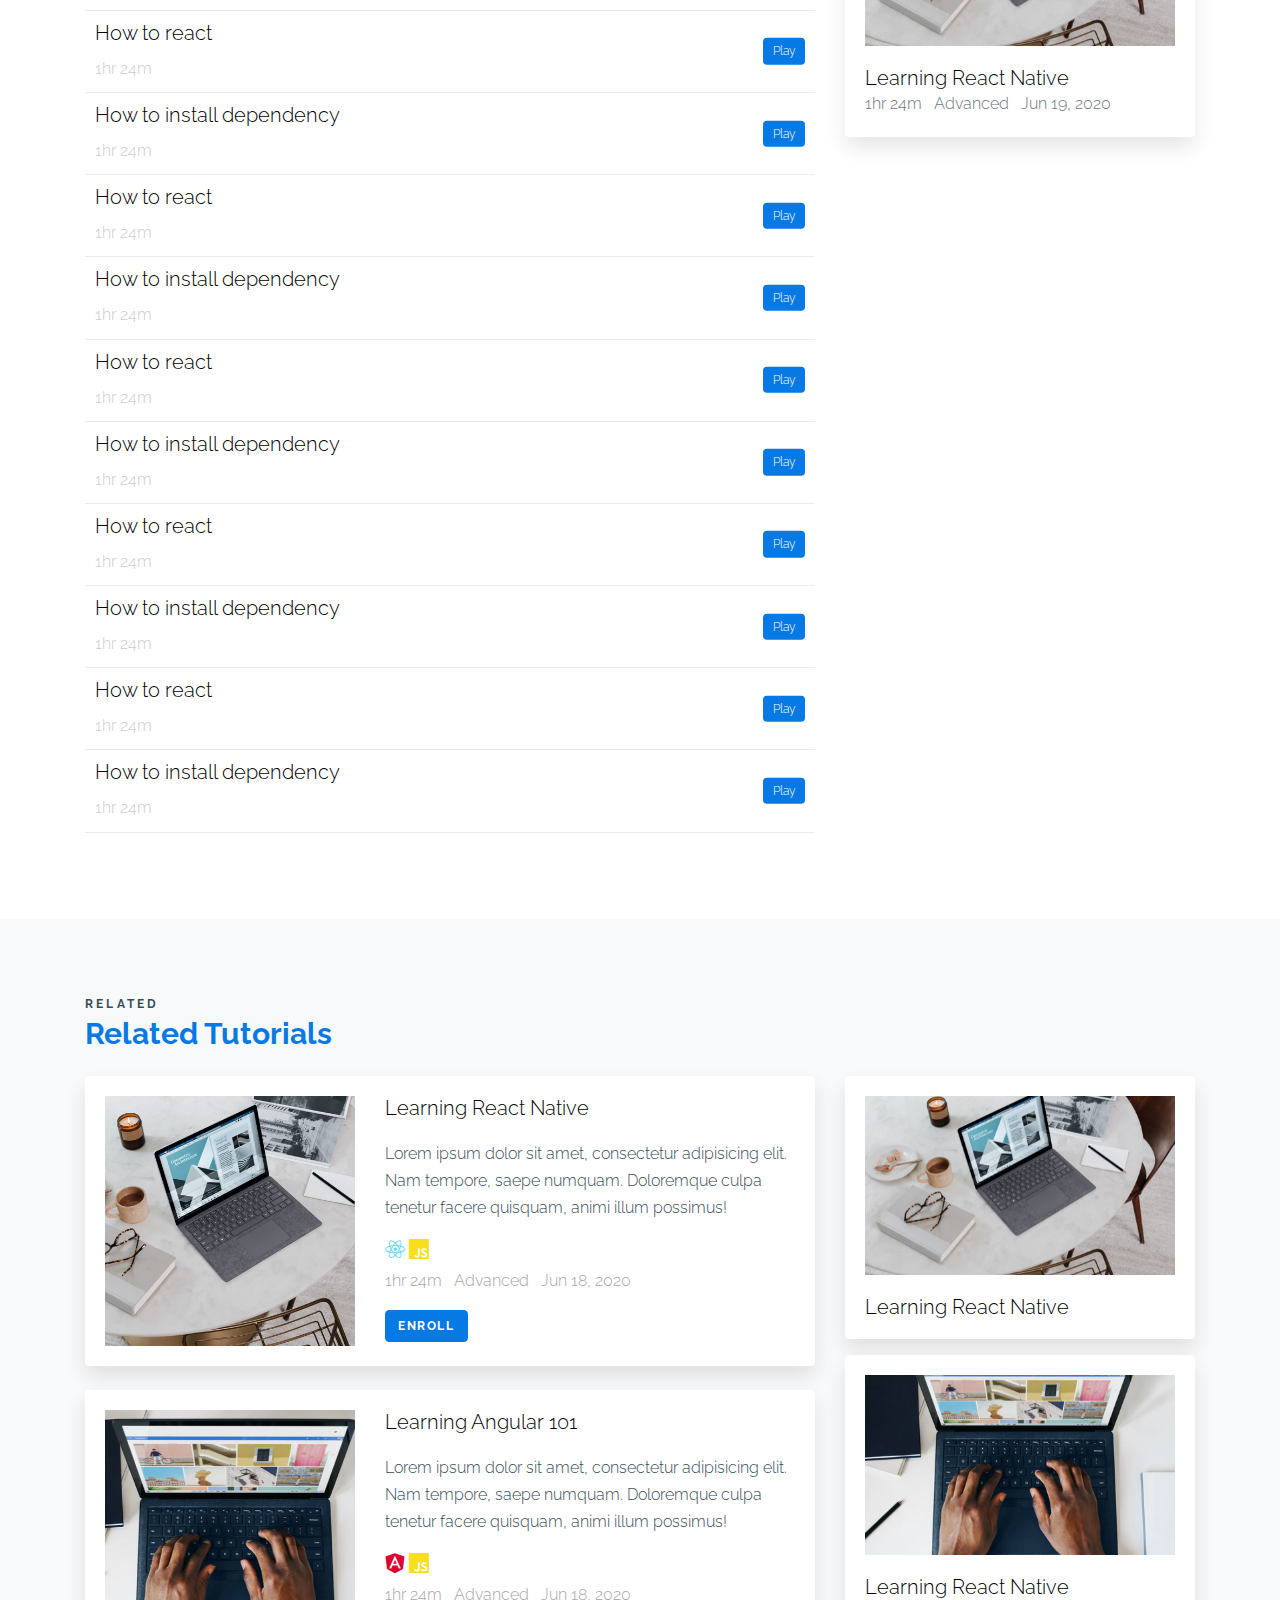
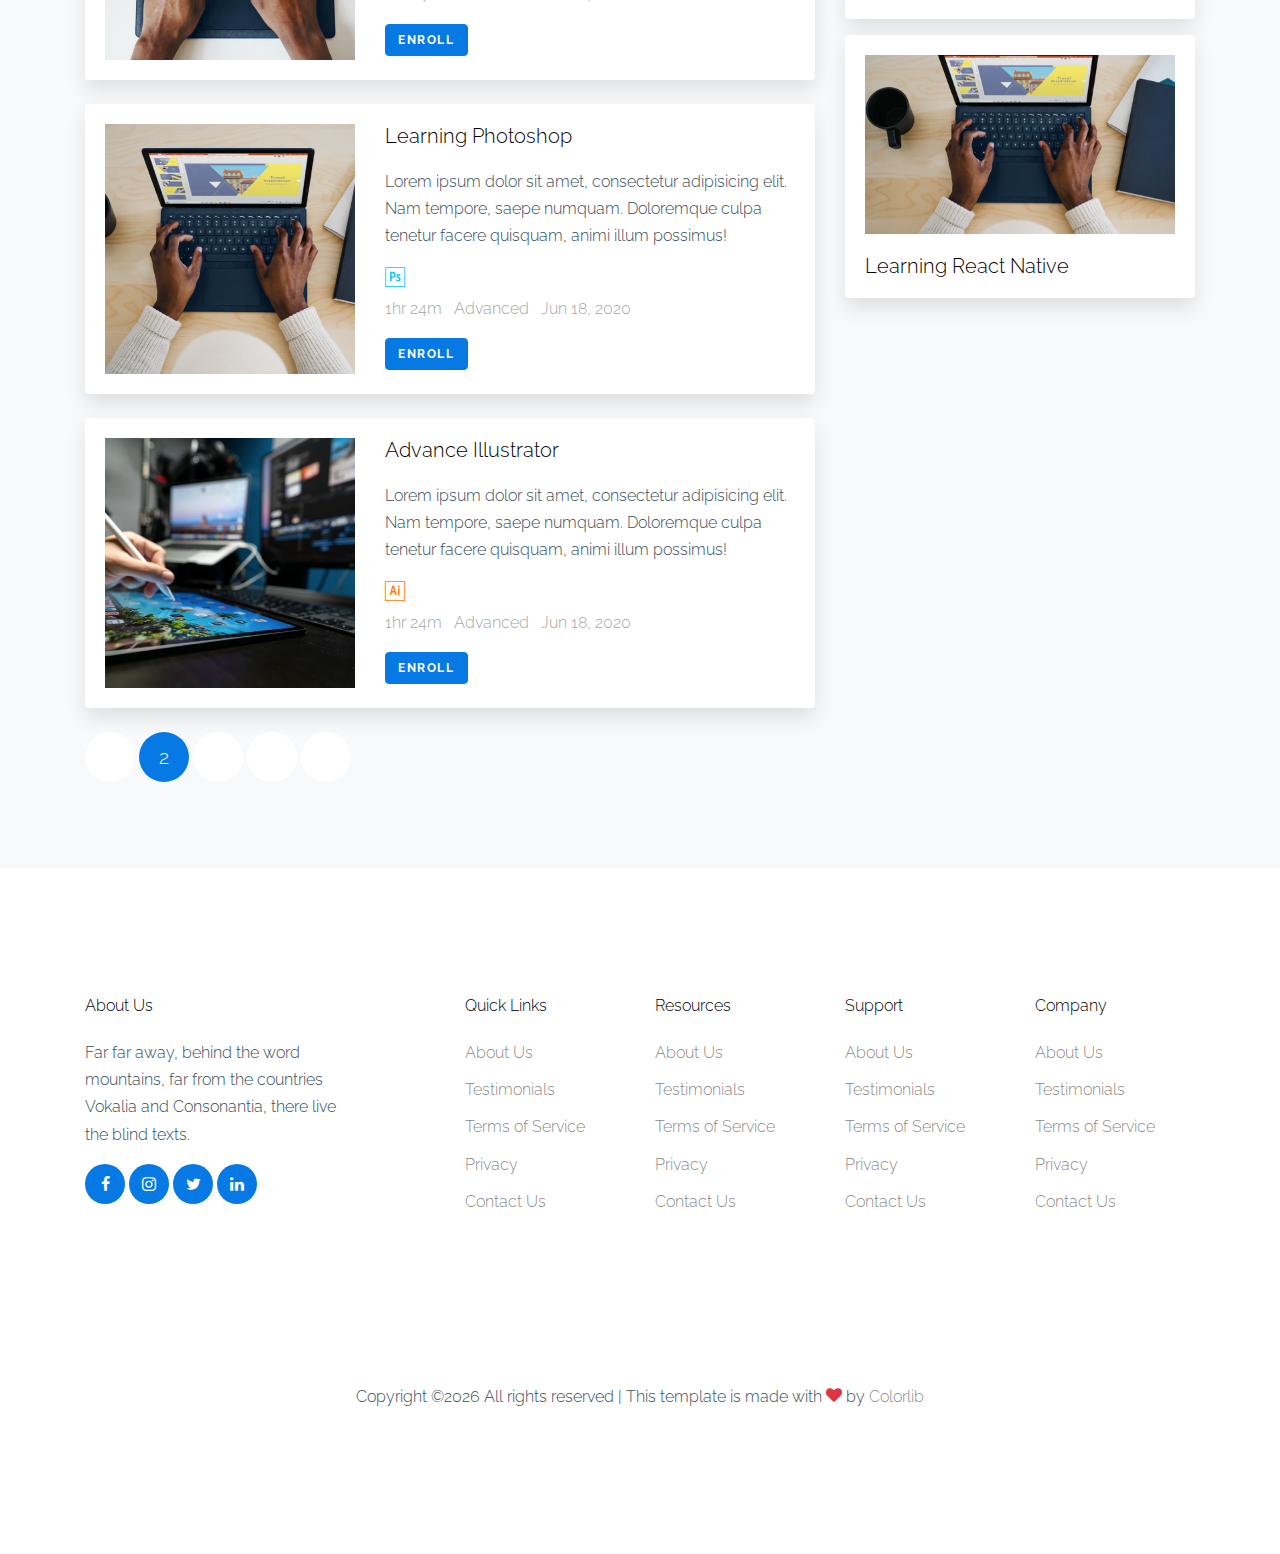
<file: tutorial-single.html>
<!doctype html>
<html lang="en">

  <head>
    <title>Tutor &mdash; Free Website Template by Colorlib</title>
    <meta charset="utf-8">
    <meta name="viewport" content="width=device-width, initial-scale=1, shrink-to-fit=no">

    <link href="https://fonts.googleapis.com/css2?family=Raleway:wght@400;700&display=swap" rel="stylesheet">

    <link rel="stylesheet" href="fonts/icomoon/style.css">
    <link rel="stylesheet" href="fonts/brand/style.css">

    <link rel="stylesheet" href="css/bootstrap.min.css">
    <link rel="stylesheet" href="css/bootstrap-datepicker.css">
    <link rel="stylesheet" href="css/jquery.fancybox.min.css">
    <link rel="stylesheet" href="css/owl.carousel.min.css">
    <link rel="stylesheet" href="css/owl.theme.default.min.css">
    <link rel="stylesheet" href="css/aos.css">

    <!-- MAIN CSS -->
    <link rel="stylesheet" href="css/style.css">

  </head>

  <body>

    
    <div class="site-wrap" id="home-section">

      <div class="site-mobile-menu site-navbar-target">
        <div class="site-mobile-menu-header">
          <div class="site-mobile-menu-close mt-3">
            <span class="icon-close2 js-menu-toggle"></span>
          </div>
        </div>
        <div class="site-mobile-menu-body"></div>
      </div>

      <header class="site-navbar light site-navbar-target" role="banner">

        <div class="container">
          <div class="row align-items-center position-relative">

            <div class="col-3">
              <div class="site-logo">
                <a href="index.html"><strong>Tutor</strong></a>
              </div>
            </div>

            <div class="col-9  text-right">
              
              <span class="d-inline-block d-lg-none"><a href="#" class=" site-menu-toggle js-menu-toggle py-5 "><span class="icon-menu h3 text-black"></span></a></span>

              <nav class="site-navigation text-right ml-auto d-none d-lg-block" role="navigation">
                <ul class="site-menu main-menu js-clone-nav ml-auto ">
                  <li><a href="index.html" class="nav-link">Home</a></li>
                  <li class="active"><a href="tutorials.html" class="nav-link">Tutorials</a></li>
                  <li><a href="testimonials.html" class="nav-link">Testimonials</a></li>
                  <li><a href="blog.html" class="nav-link">Blog</a></li>
                  <li><a href="about.html" class="nav-link">About</a></li>
                  <li><a href="contact.html" class="nav-link">Contact</a></li>
                </ul>
              </nav>
            </div>

            
          </div>
        </div>

      </header>

      
      <div class="site-section-cover overlay" style="background-image: url('images/hero_bg.jpg');">
        
        <div class="container">
          <div class="row align-items-center justify-content-center">
            <div class="col-lg-10 text-center">
              <h1>Learn <strong>React Native</strong></h1>
              <p>
                <span class="mr-2 mb-2">1hr 24m</span> 
                <span class="mr-2 mb-2">Advanced</span>
                <span class="mr-2 mb-2">Jun 18, 2020</span>
              </p>
            </div>
          </div>
        </div>
      </div>

      
      

      
      
      <div class="site-section">
        <div class="container">
          <div class="row mb-5">
            <div class="col-lg-12">
              <div class="videoWrapper">
  <!-- Copy & Pasted from YouTube -->
  <iframe width="560" height="349" src="http://www.youtube.com/embed/n_dZNLr2cME?rel=0&hd=1" frameborder="0" allowfullscreen></iframe>
</div>
            </div>
          </div>
          

          <div class="row">
            <div class="col-md-8">
              <ul class="list-unstyled tutorial-section-list">
                <li>
                  
                  <h3><a href="#">How to react</a></h3>
                  <p>
                    <span class="mr-2 mb-2">1hr 24m</span> 
                  </p>
                  <a href="#" class="play">Play</a>
                </li>

                <li>

                  <h3><a href="#">How to install dependency</a></h3>
                  <p>
                    <span class="mr-2 mb-2">1hr 24m</span> 
                  </p>
                  <a href="#" class="play">Play</a>
                </li>

                <li>
                  
                  <h3><a href="#">How to react</a></h3>
                  <p>
                    <span class="mr-2 mb-2">1hr 24m</span> 
                  </p>
                  <a href="#" class="play">Play</a>
                </li>

                <li>

                  <h3><a href="#">How to install dependency</a></h3>
                  <p>
                    <span class="mr-2 mb-2">1hr 24m</span> 
                  </p>
                  <a href="#" class="play">Play</a>
                </li>

                <li>
                  
                  <h3><a href="#">How to react</a></h3>
                  <p>
                    <span class="mr-2 mb-2">1hr 24m</span> 
                  </p>
                  <a href="#" class="play">Play</a>
                </li>

                <li>

                  <h3><a href="#">How to install dependency</a></h3>
                  <p>
                    <span class="mr-2 mb-2">1hr 24m</span> 
                  </p>
                  <a href="#" class="play">Play</a>
                </li>

                <li>
                  
                  <h3><a href="#">How to react</a></h3>
                  <p>
                    <span class="mr-2 mb-2">1hr 24m</span> 
                  </p>
                  <a href="#" class="play">Play</a>
                </li>

                <li>

                  <h3><a href="#">How to install dependency</a></h3>
                  <p>
                    <span class="mr-2 mb-2">1hr 24m</span> 
                  </p>
                  <a href="#" class="play">Play</a>
                </li>

                <li>
                  
                  <h3><a href="#">How to react</a></h3>
                  <p>
                    <span class="mr-2 mb-2">1hr 24m</span> 
                  </p>
                  <a href="#" class="play">Play</a>
                </li>

                <li>

                  <h3><a href="#">How to install dependency</a></h3>
                  <p>
                    <span class="mr-2 mb-2">1hr 24m</span> 
                  </p>
                  <a href="#" class="play">Play</a>
                </li>

                <li>
                  
                  <h3><a href="#">How to react</a></h3>
                  <p>
                    <span class="mr-2 mb-2">1hr 24m</span> 
                  </p>
                  <a href="#" class="play">Play</a>
                </li>

                <li>

                  <h3><a href="#">How to install dependency</a></h3>
                  <p>
                    <span class="mr-2 mb-2">1hr 24m</span> 
                  </p>
                  <a href="#" class="play">Play</a>
                </li>
              </ul>
            </div>
            <div class="col-md-4">
              <div class="box-side mb-3">
                <a href="#"><img src="images/img_1_horizontal.jpg" alt="Image" class="img-fluid"></a>
                <h3><a href="#">Learning React Native</a></h3>
                <p class="mb-0 text-muted">
                  <span class="mr-2 mb-2">1hr 24m</span> 
                  <span class="mr-2 mb-2">Advanced</span> 
                  <span class="mr-2 mb-2">Jun 19, 2020</span> 
                </p>
              </div>  
              
            </div>
          </div>
        </div>
      </div>
              
  
      <div class="site-section bg-light">
        <div class="container">
          
          <div class="row">
            <div class="col-12">
              <div class="heading mb-4">
                <span class="caption">Related</span>
                <h2>Related Tutorials</h2>
              </div>
            </div>
            <div class="col-lg-8">
              


              <div class="d-flex tutorial-item mb-4">
                <div class="img-wrap">
                  <a href="#"><img src="images/img_1.jpg" alt="Image" class="img-fluid"></a>
                </div>
                <div>
                  <h3><a href="#">Learning React Native</a></h3>
                  <p>Lorem ipsum dolor sit amet, consectetur adipisicing elit. Nam tempore, saepe numquam. Doloremque culpa tenetur facere quisquam, animi illum possimus!</p>
                  
                  <p class="mb-0">
                    <span class="brand-react h5"></span>
                    <span class="brand-javascript h5"></span>
                  </p>
                  <p class="meta">
                    <span class="mr-2 mb-2">1hr 24m</span>
                    <span class="mr-2 mb-2">Advanced</span>
                    <span class="mr-2 mb-2">Jun 18, 2020</span>
                  </p>
                  
                  <p><a href="#" class="btn btn-primary custom-btn">Enroll</a></p>
                </div>
              </div>

              <div class="d-flex tutorial-item mb-4">
                <div class="img-wrap">
                  <a href="#"><img src="images/img_2.jpg" alt="Image" class="img-fluid"></a>
                </div>
                <div>
                  <h3><a href="#">Learning Angular 101</a></h3>
                  <p>Lorem ipsum dolor sit amet, consectetur adipisicing elit. Nam tempore, saepe numquam. Doloremque culpa tenetur facere quisquam, animi illum possimus!</p>

                  <p class="mb-0">
                    <span class="brand-angular h5"></span>
                    <span class="brand-javascript h5"></span>
                  </p>
                  <p class="meta">
                    <span class="mr-2 mb-2">1hr 24m</span>
                    <span class="mr-2 mb-2">Advanced</span>
                    <span class="mr-2 mb-2">Jun 18, 2020</span>
                  </p>
                  
                  <p><a href="#" class="btn btn-primary custom-btn">Enroll</a></p>
                </div>
              </div>

              <div class="d-flex tutorial-item mb-4">
                <div class="img-wrap">
                  <a href="#"><img src="images/img_3.jpg" alt="Image" class="img-fluid"></a>
                </div>
                <div>
                  <h3><a href="#">Learning Photoshop</a></h3>
                  <p>Lorem ipsum dolor sit amet, consectetur adipisicing elit. Nam tempore, saepe numquam. Doloremque culpa tenetur facere quisquam, animi illum possimus!</p>
                  <p class="mb-0">
                    <span class="brand-adobephotoshop h5"></span>
                  </p>
                  <p class="meta">
                    <span class="mr-2 mb-2">1hr 24m</span>
                    <span class="mr-2 mb-2">Advanced</span>
                    <span class="mr-2 mb-2">Jun 18, 2020</span>
                  </p>
                  <p><a href="#" class="btn btn-primary custom-btn">Enroll</a></p>
                </div>
              </div>

              <div class="d-flex tutorial-item mb-4">
                <div class="img-wrap">
                  <a href="#"><img src="images/img_4.jpg" alt="Image" class="img-fluid"></a>
                </div>
                <div>
                  <h3><a href="#">Advance Illustrator</a></h3>
                  <p>Lorem ipsum dolor sit amet, consectetur adipisicing elit. Nam tempore, saepe numquam. Doloremque culpa tenetur facere quisquam, animi illum possimus!</p>
                  <p class="mb-0">
                    <span class="brand-adobeillustrator h5"></span>
                  </p>
                  <p class="meta">
                    <span class="mr-2 mb-2">1hr 24m</span>
                    <span class="mr-2 mb-2">Advanced</span>
                    <span class="mr-2 mb-2">Jun 18, 2020</span>
                  </p>
                  <p><a href="#" class="btn btn-primary custom-btn">Enroll</a></p>
                </div>
              </div>


              <div class="custom-pagination">
                <ul class="list-unstyled">
                  <li><a href="#"><span>1</span></a></li>
                  <li><span>2</span></li>
                  <li><a href="#"><span>3</span></a></li>
                  <li><a href="#"><span>4</span></a></li>
                  <li><a href="#"><span>5</span></a></li>
                </ul>
              </div>
            </div>


            <div class="col-lg-4">
              <div class="box-side mb-3">
                <a href="#"><img src="images/img_1_horizontal.jpg" alt="Image" class="img-fluid"></a>
                <h3><a href="#">Learning React Native</a></h3>
              </div>  
              <div class="box-side mb-3">
                <a href="#"><img src="images/img_2_horizontal.jpg" alt="Image" class="img-fluid"></a>
                <h3><a href="#">Learning React Native</a></h3>
              </div>  
              <div class="box-side">
                <a href="#"><img src="images/img_3_horizontal.jpg" alt="Image" class="img-fluid"></a>
                <h3><a href="#">Learning React Native</a></h3>
              </div>  
            </div>
          </div>
        </div>
      </div>
      
      
      
      
      <footer class="site-footer">
        <div class="container">
          <div class="row">
            <div class="col-lg-3">
              <h2 class="footer-heading mb-4">About Us</h2>
              <p>Far far away, behind the word mountains, far from the countries Vokalia and Consonantia, there live the blind texts. </p>
              <ul class="list-unstyled social">
                <li><a href="#"><span class="icon-facebook"></span></a></li>
                <li><a href="#"><span class="icon-instagram"></span></a></li>
                <li><a href="#"><span class="icon-twitter"></span></a></li>
                <li><a href="#"><span class="icon-linkedin"></span></a></li>
              </ul>
            </div>
            <div class="col-lg-8 ml-auto">
              <div class="row">
                <div class="col-lg-3">
                  <h2 class="footer-heading mb-4">Quick Links</h2>
                  <ul class="list-unstyled">
                    <li><a href="#">About Us</a></li>
                    <li><a href="#">Testimonials</a></li>
                    <li><a href="#">Terms of Service</a></li>
                    <li><a href="#">Privacy</a></li>
                    <li><a href="#">Contact Us</a></li>
                  </ul>
                </div>
                <div class="col-lg-3">
                  <h2 class="footer-heading mb-4">Resources</h2>
                  <ul class="list-unstyled">
                    <li><a href="#">About Us</a></li>
                    <li><a href="#">Testimonials</a></li>
                    <li><a href="#">Terms of Service</a></li>
                    <li><a href="#">Privacy</a></li>
                    <li><a href="#">Contact Us</a></li>
                  </ul>
                </div>
                <div class="col-lg-3">
                  <h2 class="footer-heading mb-4">Support</h2>
                  <ul class="list-unstyled">
                    <li><a href="#">About Us</a></li>
                    <li><a href="#">Testimonials</a></li>
                    <li><a href="#">Terms of Service</a></li>
                    <li><a href="#">Privacy</a></li>
                    <li><a href="#">Contact Us</a></li>
                  </ul>
                </div>
                <div class="col-lg-3">
                  <h2 class="footer-heading mb-4">Company</h2>
                  <ul class="list-unstyled">
                    <li><a href="#">About Us</a></li>
                    <li><a href="#">Testimonials</a></li>
                    <li><a href="#">Terms of Service</a></li>
                    <li><a href="#">Privacy</a></li>
                    <li><a href="#">Contact Us</a></li>
                  </ul>
                </div>
              </div>
            </div>
          </div>
          <div class="row pt-5 mt-5 text-center">
            <div class="col-md-12">
              <div class="border-top pt-5">
                <p>
              <!-- Link back to Colorlib can't be removed. Template is licensed under CC BY 3.0. -->
              Copyright &copy;<script>document.write(new Date().getFullYear());</script> All rights reserved | This template is made with <i class="icon-heart text-danger" aria-hidden="true"></i> by <a href="https://colorlib.com" target="_blank" >Colorlib</a>
              <!-- Link back to Colorlib can't be removed. Template is licensed under CC BY 3.0. -->
              </p>
              </div>
            </div>

          </div>
        </div>
      </footer>

    </div>

    <script src="js/jquery-3.3.1.min.js"></script>
    <script src="js/popper.min.js"></script>
    <script src="js/bootstrap.min.js"></script>
    <script src="js/owl.carousel.min.js"></script>
    <script src="js/jquery.sticky.js"></script>
    <script src="js/jquery.waypoints.min.js"></script>
    <script src="js/jquery.animateNumber.min.js"></script>
    <script src="js/jquery.fancybox.min.js"></script>
    <script src="js/jquery.easing.1.3.js"></script>
    <script src="js/bootstrap-datepicker.min.js"></script>
    <script src="js/aos.js"></script>

    <script src="js/main.js"></script>

  </body>

</html>
</file>
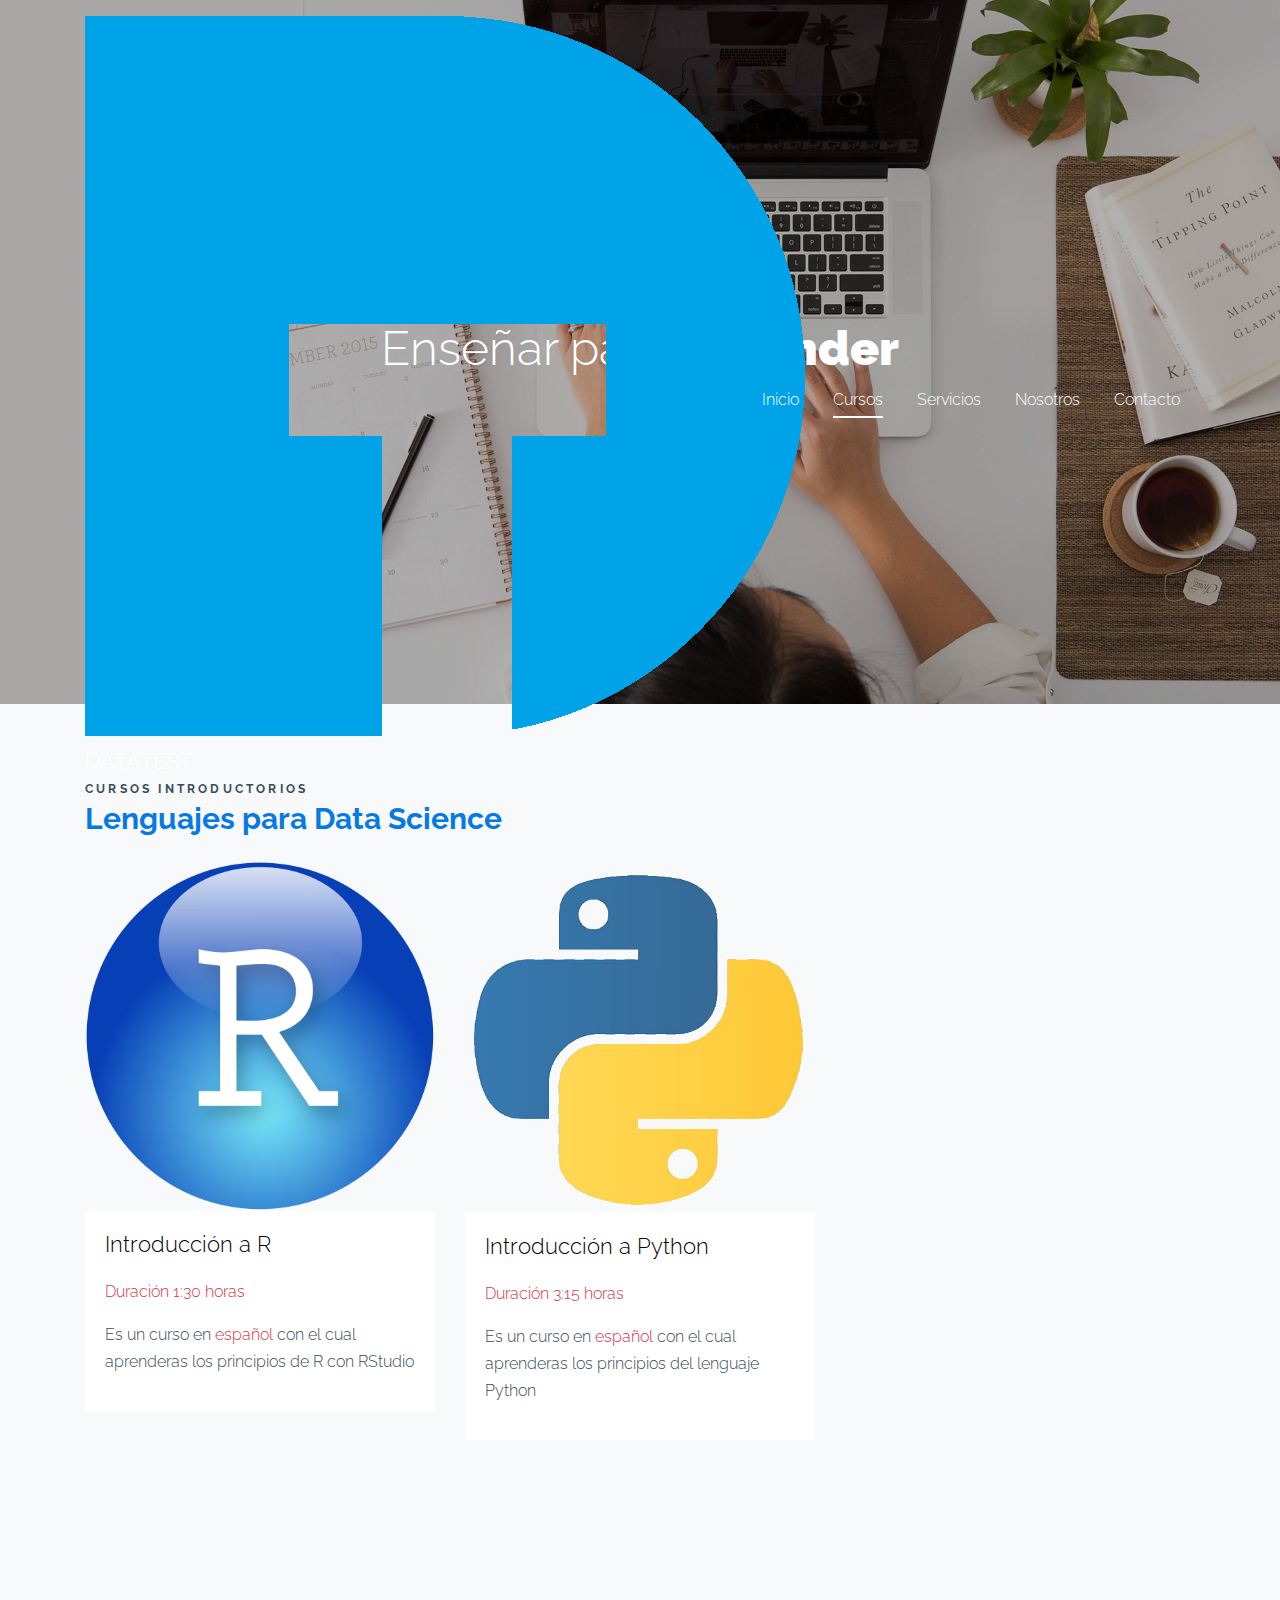
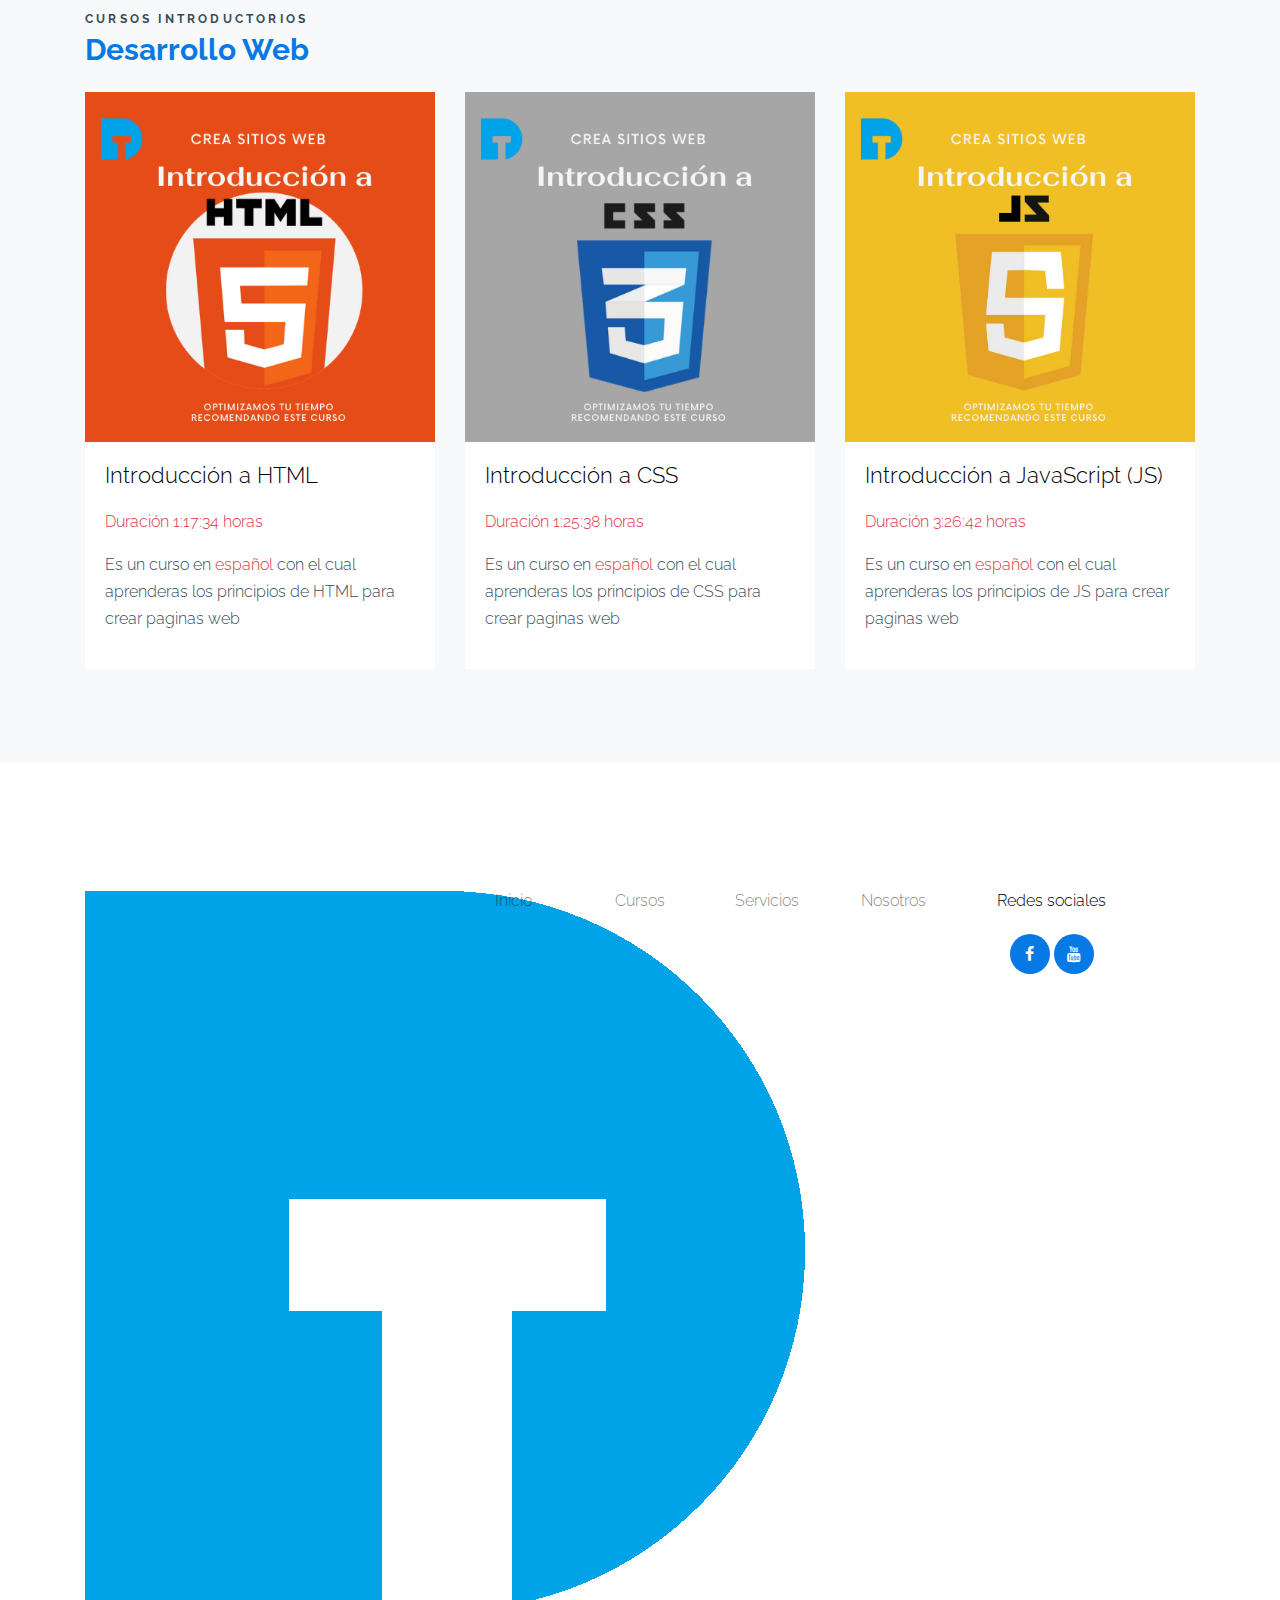
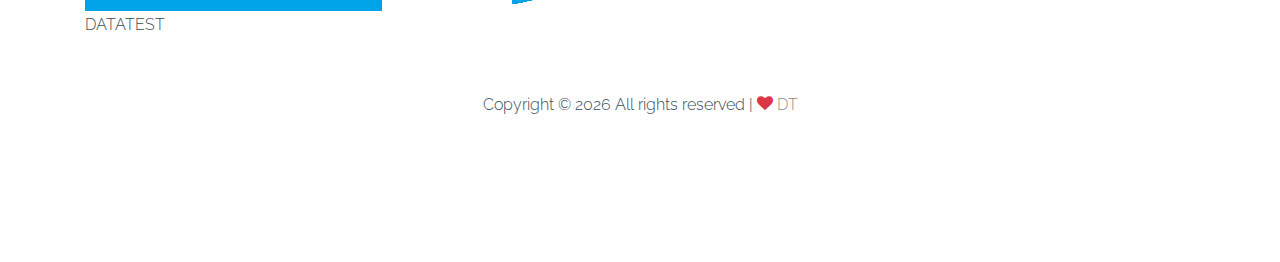
<file: tutorials.html>
<!doctype html>
<html lang="en-Es">

<head>
  <title>DatatesT</title>
  <meta charset="utf-8">
  <meta name="viewport" content="width=device-width, initial-scale=1, shrink-to-fit=no">
  <!--Logo en pestaña-->
  <link rel="shortcut icon" type="image/x-icon" href="images/DT.png">
  <link href="https://fonts.googleapis.com/css2?family=Raleway:wght@400;700&display=swap" rel="stylesheet">
  <link rel="stylesheet" href="fonts/icomoon/style.css">
  <link rel="stylesheet" href="fonts/brand/style.css">
  <link rel="stylesheet" href="css/bootstrap.min.css">
  <link rel="stylesheet" href="css/bootstrap-datepicker.css">
  <link rel="stylesheet" href="css/jquery.fancybox.min.css">
  <link rel="stylesheet" href="css/owl.carousel.min.css">
  <link rel="stylesheet" href="css/owl.theme.default.min.css">
  <link rel="stylesheet" href="css/aos.css">
  <!-- MAIN CSS -->
  <link rel="stylesheet" href="css/style.css">
</head>

<body>

  <div class="site-wrap" id="home-section">
    <div class="site-mobile-menu site-navbar-target">
      <div class="site-mobile-menu-header">
        <div class="site-mobile-menu-close mt-3">
          <span class="icon-close2 js-menu-toggle"></span>
        </div>
      </div>
      <div class="site-mobile-menu-body"></div>
    </div>
    <!--Nav-bar Start-->
    <header class="site-navbar light site-navbar-target">
      <div class="container">
        <div class="row align-items-center position-relative">
          <div class="col-5 text-danger">
            <div class="site-logo">
              <a href="index.html"><img src="images/DT.png" alt="img-logo"><small> DATATEST </small></a>
            </div>
          </div>
          <div class="col-7 text-right">
            <span class="d-inline-block d-lg-none"><a href="#" class=" site-menu-toggle js-menu-toggle py-5 "><span
                  class="icon-menu h1  text-white"></span></a></span>

            <nav class="site-navigation text-right ml-auto d-none d-lg-block" role="navigation">
              <ul class="site-menu main-menu js-clone-nav ml-auto ">
                <li><a href="index.html" class="nav-link">Inicio</a></li>
                <li class="active"><a href="tutorials.html" class="nav-link">Cursos</a></li>
                <li><a href="services.html" class="nav-link">Servicios</a></li>
                <li><a href="about.html" class="nav-link">Nosotros</a></li>
                <li><a href="contact.html" class="nav-link">Contacto</a></li>
              </ul>
            </nav>
          </div>
        </div>
      </div>
    </header>
    <!--Nav-bar End-->


    <div class="site-section-cover overlay" style="background-image: url('images/hero_bg.jpg');">
      <div class="container">
        <div class="row align-items-center justify-content-center">
          <div class="col-lg-10 text-center">
            <h1>Enseñar para <strong>aprender</strong></h1>
          </div>
        </div>
      </div>
    </div>



<!--
    <div class="site-section">
      <div class="container">
        <div class="row">
          <div class="col">
            <div class="heading mb-4">
              <span class="caption">Elegir Curso</span>
              <h2>Cursos Introductorios</h2>
            </div>
          </div>
        </div>
        <div class="row">
          <div class="col-lg-2">
            <a href="#" class="course">
              <span class="wrap-icon brand-adobeillustrator"></span>
              <h3>Illustrator</h3>
            </a>
          </div>
          <div class="col-lg-2">
            <a href="#" class="course">
              <span class="wrap-icon brand-adobephotoshop"></span>
              <h3>Photoshop</h3>
            </a>
          </div>

          <div class="col-lg-2">
            <a href="#" class="course">
              <span class="wrap-icon brand-angular"></span>
              <h3>Angular</h3>
            </a>
          </div>

          <div class="col-lg-2">
            <a href="#" class="course">
              <span class="wrap-icon brand-javascript"></span>
              <h3>JavaScript</h3>
            </a>
          </div>
          <div class="col-lg-2">
            <a href="#" class="course">
              <span class="wrap-icon brand-react"></span>
              <h3>React</h3>
            </a>
          </div>
          <div class="col-lg-2">
            <a href="#" class="course">
              <span class="wrap-icon brand-vue-dot-js"></span>
              <h3>Vue</h3>
            </a>
          </div>
        </div>
      </div>
    </div>
  -->


  <div class="site-section bg-light">
    <div class="container">
      <div class="row">
        <div class="col">
          <div class="heading mb-4">
            <span class="caption">Cursos Introductorios</span>
            <h2> Lenguajes para Data Science</h2>
          </div>
        </div>
      </div>

      <div class="row">

        <div class="col-lg-4 col-md-6 mb-4">
          <div class="post-entry-1 h-100">
            <a href="https://www.youtube.com/watch?v=AN3oLrjKCZI&ab_channel=DatatesT" class="thumbnail-link">
              <img src="images/RStudio.png" alt="Image" class="img-fluid">
            </a>
            <div class="post-entry-1-contents">

              <h2><a href="https://www.youtube.com/watch?v=AN3oLrjKCZI&ab_channel=DatatesT">Introducción a R </a></h2>
              <span class="text-danger d-inline-block mb-3">Duración 1:30 horas</span>
              <p>Es un curso en <span class="text-danger"> español </span> 
              con el cual aprenderas los principios de R con RStudio</p>
            </div>
          </div>
        </div>


        <div class="col-lg-4 col-md-6 mb-4">
          <div class="post-entry-1 h-100">
            <a href="https://www.youtube.com/watch?v=chPhlsHoEPo&t=26s&ab_channel=Fazt" class="thumbnail-link">
              <img src="images/Py.png" alt="Image" class="img-fluid">
            </a>
            <div class="post-entry-1-contents">

              <h2><a href="https://www.youtube.com/watch?v=chPhlsHoEPo&t=26s&ab_channel=Fazt">Introducción a Python</a></h2>
              <span class="text-danger d-inline-block mb-3">Duración 3:15 horas</span>
              <p>Es un curso en <span class="text-danger"> español</span> 
              con el cual aprenderas los principios del lenguaje Python</p>
            </div>
          </div>
        </div>


      </div>
    </div>
  </div>

    <div class="site-section bg-light">
      <div class="container">
        <div class="row">
          <div class="col">
            <div class="heading mb-4">
              <span class="caption">Cursos Introductorios</span>
              <h2> Desarrollo Web</h2>
            </div>
          </div>
        </div>

        <div class="row">


          <div class="col-lg-4 col-md-6 mb-4">
            <div class="post-entry-1 h-100">
              <a href="https://www.youtube.com/watch?v=rbuYtrNUxg4&ab_channel=Fazt" class="thumbnail-link">
                <img src="images/CSW1.png" alt="Image" class="img-fluid">
              </a>
              <div class="post-entry-1-contents">

                <h2><a href="https://www.youtube.com/watch?v=rbuYtrNUxg4&ab_channel=Fazt">Introducción a HTML</a></h2>
                <span class="text-danger d-inline-block mb-3">Duración 1:17:34 horas</span>
                <p>Es un curso en <span class="text-danger"> español</span> 
                con el cual aprenderas los principios de HTML para crear paginas web</p>
              </div>
            </div>
          </div>

          <div class="col-lg-4 col-md-6 mb-4">
            <div class="post-entry-1 h-100">
              <a href="https://www.youtube.com/watch?v=W6GTDfrWjXs&ab_channel=Fazt" class="thumbnail-link">
                <img src="images/CSW2.png" alt="Image" class="img-fluid">
              </a>
              <div class="post-entry-1-contents">

                <h2><a href="https://www.youtube.com/watch?v=W6GTDfrWjXs&ab_channel=Fazt">Introducción a CSS</a></h2>
                <span class="text-danger d-inline-block mb-3">Duración 1:25:38 horas</span>
                <p>Es un curso en <span class="text-danger"> español</span> 
                con el cual aprenderas los principios de CSS para crear paginas web</p>
              </div>
            </div>
          </div>

          <div class="col-lg-4 col-md-6 mb-4">
            <div class="post-entry-1 h-100">
              <a href="https://www.youtube.com/watch?v=RqQ1d1qEWlE&ab_channel=Fazt" class="thumbnail-link">
                <img src="images/CSW3.png" alt="Image" class="img-fluid">
              </a>
              <div class="post-entry-1-contents">

                <h2><a href="https://www.youtube.com/watch?v=RqQ1d1qEWlE&ab_channel=Fazt">Introducción a JavaScript (JS)</a></h2>
                <span class="text-danger d-inline-block mb-3">Duración 3:26:42 horas</span>
                <p>Es un curso en <span class="text-danger"> español</span> 
                con el cual aprenderas los principios de JS para crear paginas web</p>
              </div>
            </div>
          </div>

        </div>
      </div>
    </div>



    <footer class="site-footer">
      <div class="container">
        <div class="row">
          <div class="col-lg-3">
            <a class="site-logo-footer"><img src="images/DT.png" alt="LOGO"> DATATEST</a>
          </div>
          <div class="col-lg-8 ml-auto">
            <div class="row text-center text-black">
              <div class="col-lg-2">
                <h2 class="footer-heading mb-4"><a href="index.html"> Inicio </a></h2>
              </div>
              <div class="col-lg-2">
                <h2 class="footer-heading mb-4"><a href="tutorials.html"> Cursos </a></h2>
              </div>
              <div class="col-lg-2">
                <h2 class="footer-heading mb-4"><a href="services.html"> Servicios </a></h2>
              </div>
              <div class="col-lg-2                                            ">
                <h2 class="footer-heading mb-4"><a href="about.html"> Nosotros </a></h2>
              </div>
              <div class="col-lg-3">
                <h2 class="footer-heading mb-4">
                  <p>Redes sociales</p>
                </h2>
                <ul class="list-unstyled social">
                  <li><a href="https://www.facebook.com/DatatestOficial/" target="_blank"><span
                        class="icon-facebook"></span></a></li>
                  <li><a href="https://www.youtube.com/channel/UCq0BBZlGXy3z8PS8TeEfSrg?view_as=subscriber"
                      target="_blank"><span class="icon-youtube"></span></a></li>
                </ul>
              </div>
            </div>
          </div>
        </div>
        <div class="row pt-1 mt-5 text-center">
          <div class="col-md-12">
            <div class="border-top pt-0">
              <p>
                Copyright &copy;
                <script>document.write(new Date().getFullYear()); </script>
                All rights reserved | <i class="icon-heart text-danger" aria-hidden="true"></i>
                <a href="index.html"> DT </a>
                <!--Para abrir enlaces en una nueva pestaña agrega: target="_blank" : frente a href=""-->
              </p>
            </div>
          </div>
        </div>
      </div>
    </footer>
    <!-- End Footer-->
  </div>
  <!--Scripts Java-->
  <script src="js/jquery-3.3.1.min.js"></script>
  <script src="js/popper.min.js"></script>
  <script src="js/bootstrap.min.js"></script>
  <script src="js/owl.carousel.min.js"></script>
  <script src="js/jquery.sticky.js"></script>
  <script src="js/jquery.waypoints.min.js"></script>
  <script src="js/jquery.animateNumber.min.js"></script>
  <script src="js/jquery.fancybox.min.js"></script>
  <script src="js/jquery.easing.1.3.js"></script>
  <script src="js/bootstrap-datepicker.min.js"></script>
  <script src="js/aos.js"></script>
  <script src="js/main.js"></script>

</body>

</html>
</file>
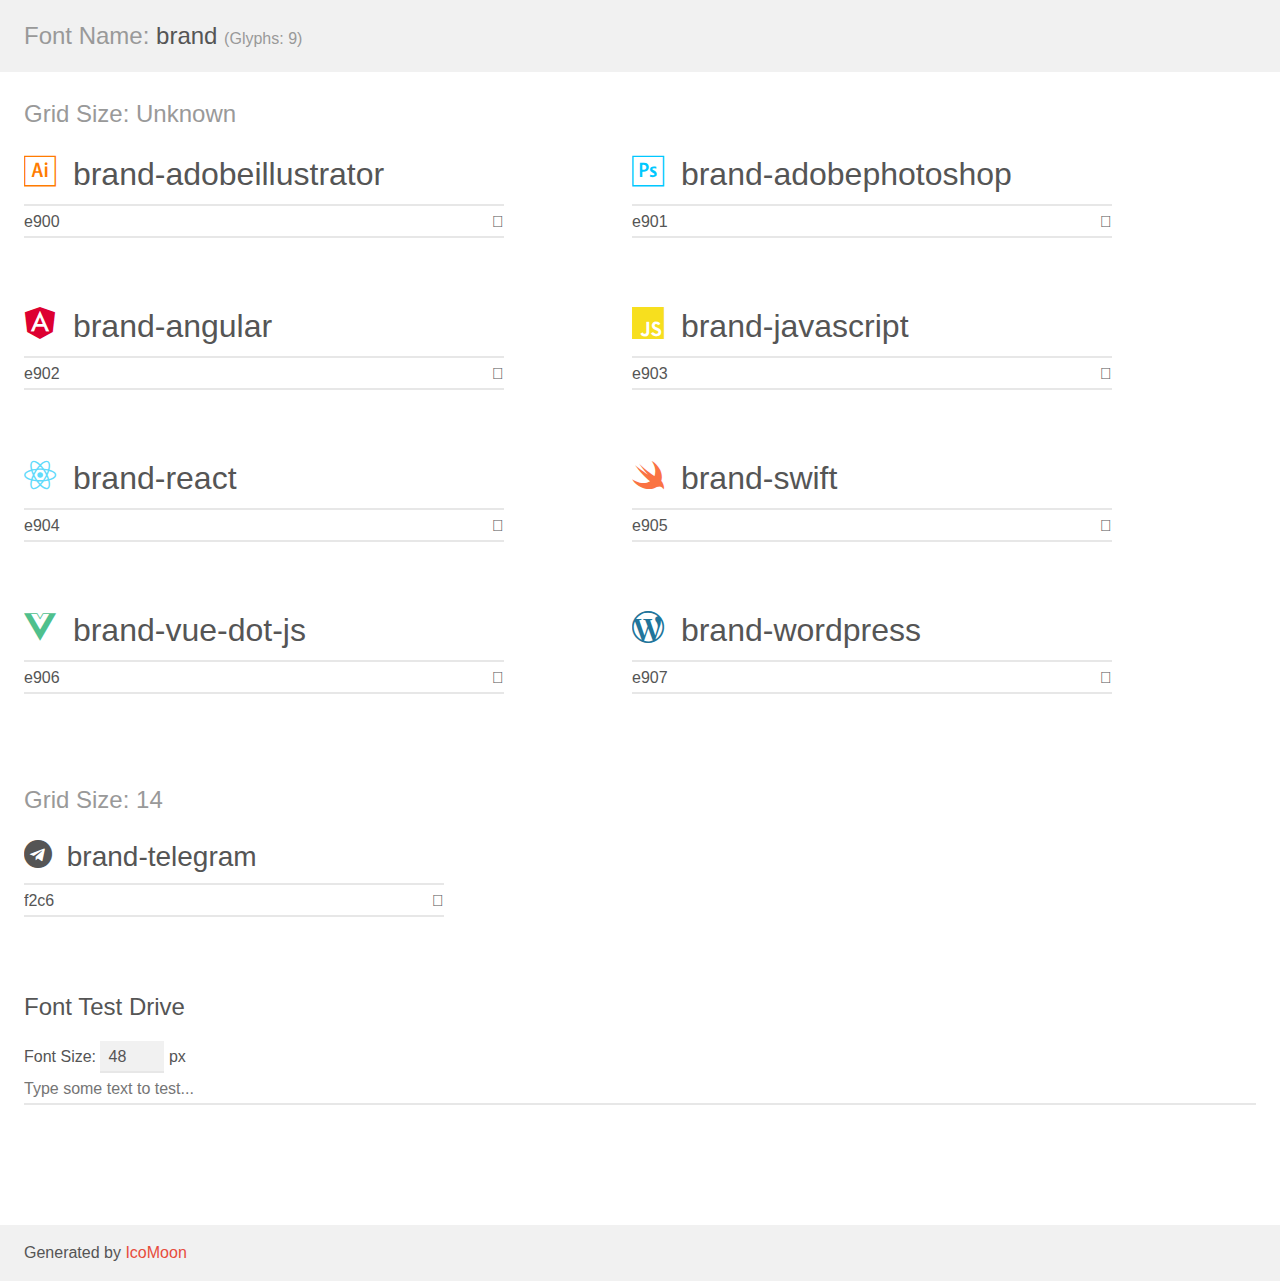
<file: fonts/brand/demo.html>
<!doctype html>
<html>
<head>
    <meta charset="utf-8">
    <title>IcoMoon Demo</title>
    <meta name="description" content="An Icon Font Generated By IcoMoon.io">
    <meta name="viewport" content="width=device-width, initial-scale=1">
    <link rel="stylesheet" href="demo-files/demo.css">
    <link rel="stylesheet" href="style.css"></head>
<body>
    <div class="bgc1 clearfix">
        <h1 class="mhmm mvm"><span class="fgc1">Font Name:</span> brand <small class="fgc1">(Glyphs:&nbsp;9)</small></h1>
    </div>
    <div class="clearfix mhl ptl">
        <h1 class="mvm mtn fgc1">Grid Size: Unknown</h1>
        <div class="glyph fs1">
            <div class="clearfix bshadow0 pbs">
                <span class="brand-adobeillustrator"></span>
                <span class="mls"> brand-adobeillustrator</span>
            </div>
            <fieldset class="fs0 size1of1 clearfix hidden-false">
                <input type="text" readonly value="e900" class="unit size1of2" />
                <input type="text" maxlength="1" readonly value="&#xe900;" class="unitRight size1of2 talign-right" />
            </fieldset>
            <div class="fs0 bshadow0 clearfix hidden-true">
                <span class="unit pvs fgc1">liga: </span>
                <input type="text" readonly value="" class="liga unitRight" />
            </div>
        </div>
        <div class="glyph fs1">
            <div class="clearfix bshadow0 pbs">
                <span class="brand-adobephotoshop"></span>
                <span class="mls"> brand-adobephotoshop</span>
            </div>
            <fieldset class="fs0 size1of1 clearfix hidden-false">
                <input type="text" readonly value="e901" class="unit size1of2" />
                <input type="text" maxlength="1" readonly value="&#xe901;" class="unitRight size1of2 talign-right" />
            </fieldset>
            <div class="fs0 bshadow0 clearfix hidden-true">
                <span class="unit pvs fgc1">liga: </span>
                <input type="text" readonly value="" class="liga unitRight" />
            </div>
        </div>
        <div class="glyph fs1">
            <div class="clearfix bshadow0 pbs">
                <span class="brand-angular"></span>
                <span class="mls"> brand-angular</span>
            </div>
            <fieldset class="fs0 size1of1 clearfix hidden-false">
                <input type="text" readonly value="e902" class="unit size1of2" />
                <input type="text" maxlength="1" readonly value="&#xe902;" class="unitRight size1of2 talign-right" />
            </fieldset>
            <div class="fs0 bshadow0 clearfix hidden-true">
                <span class="unit pvs fgc1">liga: </span>
                <input type="text" readonly value="" class="liga unitRight" />
            </div>
        </div>
        <div class="glyph fs1">
            <div class="clearfix bshadow0 pbs">
                <span class="brand-javascript"></span>
                <span class="mls"> brand-javascript</span>
            </div>
            <fieldset class="fs0 size1of1 clearfix hidden-false">
                <input type="text" readonly value="e903" class="unit size1of2" />
                <input type="text" maxlength="1" readonly value="&#xe903;" class="unitRight size1of2 talign-right" />
            </fieldset>
            <div class="fs0 bshadow0 clearfix hidden-true">
                <span class="unit pvs fgc1">liga: </span>
                <input type="text" readonly value="" class="liga unitRight" />
            </div>
        </div>
        <div class="glyph fs1">
            <div class="clearfix bshadow0 pbs">
                <span class="brand-react"></span>
                <span class="mls"> brand-react</span>
            </div>
            <fieldset class="fs0 size1of1 clearfix hidden-false">
                <input type="text" readonly value="e904" class="unit size1of2" />
                <input type="text" maxlength="1" readonly value="&#xe904;" class="unitRight size1of2 talign-right" />
            </fieldset>
            <div class="fs0 bshadow0 clearfix hidden-true">
                <span class="unit pvs fgc1">liga: </span>
                <input type="text" readonly value="" class="liga unitRight" />
            </div>
        </div>
        <div class="glyph fs1">
            <div class="clearfix bshadow0 pbs">
                <span class="brand-swift"></span>
                <span class="mls"> brand-swift</span>
            </div>
            <fieldset class="fs0 size1of1 clearfix hidden-false">
                <input type="text" readonly value="e905" class="unit size1of2" />
                <input type="text" maxlength="1" readonly value="&#xe905;" class="unitRight size1of2 talign-right" />
            </fieldset>
            <div class="fs0 bshadow0 clearfix hidden-true">
                <span class="unit pvs fgc1">liga: </span>
                <input type="text" readonly value="" class="liga unitRight" />
            </div>
        </div>
        <div class="glyph fs1">
            <div class="clearfix bshadow0 pbs">
                <span class="brand-vue-dot-js"></span>
                <span class="mls"> brand-vue-dot-js</span>
            </div>
            <fieldset class="fs0 size1of1 clearfix hidden-false">
                <input type="text" readonly value="e906" class="unit size1of2" />
                <input type="text" maxlength="1" readonly value="&#xe906;" class="unitRight size1of2 talign-right" />
            </fieldset>
            <div class="fs0 bshadow0 clearfix hidden-true">
                <span class="unit pvs fgc1">liga: </span>
                <input type="text" readonly value="" class="liga unitRight" />
            </div>
        </div>
        <div class="glyph fs1">
            <div class="clearfix bshadow0 pbs">
                <span class="brand-wordpress"></span>
                <span class="mls"> brand-wordpress</span>
            </div>
            <fieldset class="fs0 size1of1 clearfix hidden-false">
                <input type="text" readonly value="e907" class="unit size1of2" />
                <input type="text" maxlength="1" readonly value="&#xe907;" class="unitRight size1of2 talign-right" />
            </fieldset>
            <div class="fs0 bshadow0 clearfix hidden-true">
                <span class="unit pvs fgc1">liga: </span>
                <input type="text" readonly value="" class="liga unitRight" />
            </div>
        </div>
    </div>
    <div class="clearfix mhl ptl">
        <h1 class="mvm mtn fgc1">Grid Size: 14</h1>
        <div class="glyph fs2">
            <div class="clearfix bshadow0 pbs">
                <span class="brand-telegram"></span>
                <span class="mls"> brand-telegram</span>
            </div>
            <fieldset class="fs0 size1of1 clearfix hidden-false">
                <input type="text" readonly value="f2c6" class="unit size1of2" />
                <input type="text" maxlength="1" readonly value="&#xf2c6;" class="unitRight size1of2 talign-right" />
            </fieldset>
            <div class="fs0 bshadow0 clearfix hidden-true">
                <span class="unit pvs fgc1">liga: </span>
                <input type="text" readonly value="" class="liga unitRight" />
            </div>
        </div>
    </div>

    <!--[if gt IE 8]><!-->
    <div class="mhl clearfix mbl">
        <h1>Font Test Drive</h1>
        <label>
            Font Size: <input id="fontSize" type="number" class="textbox0 mbm"
            min="8" value="48" />
            px
        </label>
        <input id="testText" type="text" class="phl size1of1 mvl"
        placeholder="Type some text to test..." value=""/>
        <div id="testDrive" class="brand-" style="font-family: brand">&nbsp;
        </div>
    </div>
    <!--<![endif]-->
    <div class="bgc1 clearfix">
        <p class="mhl">Generated by <a href="https://icomoon.io/app">IcoMoon</a></p>
    </div>

    <script src="demo-files/demo.js"></script>
</body>
</html>
</file>
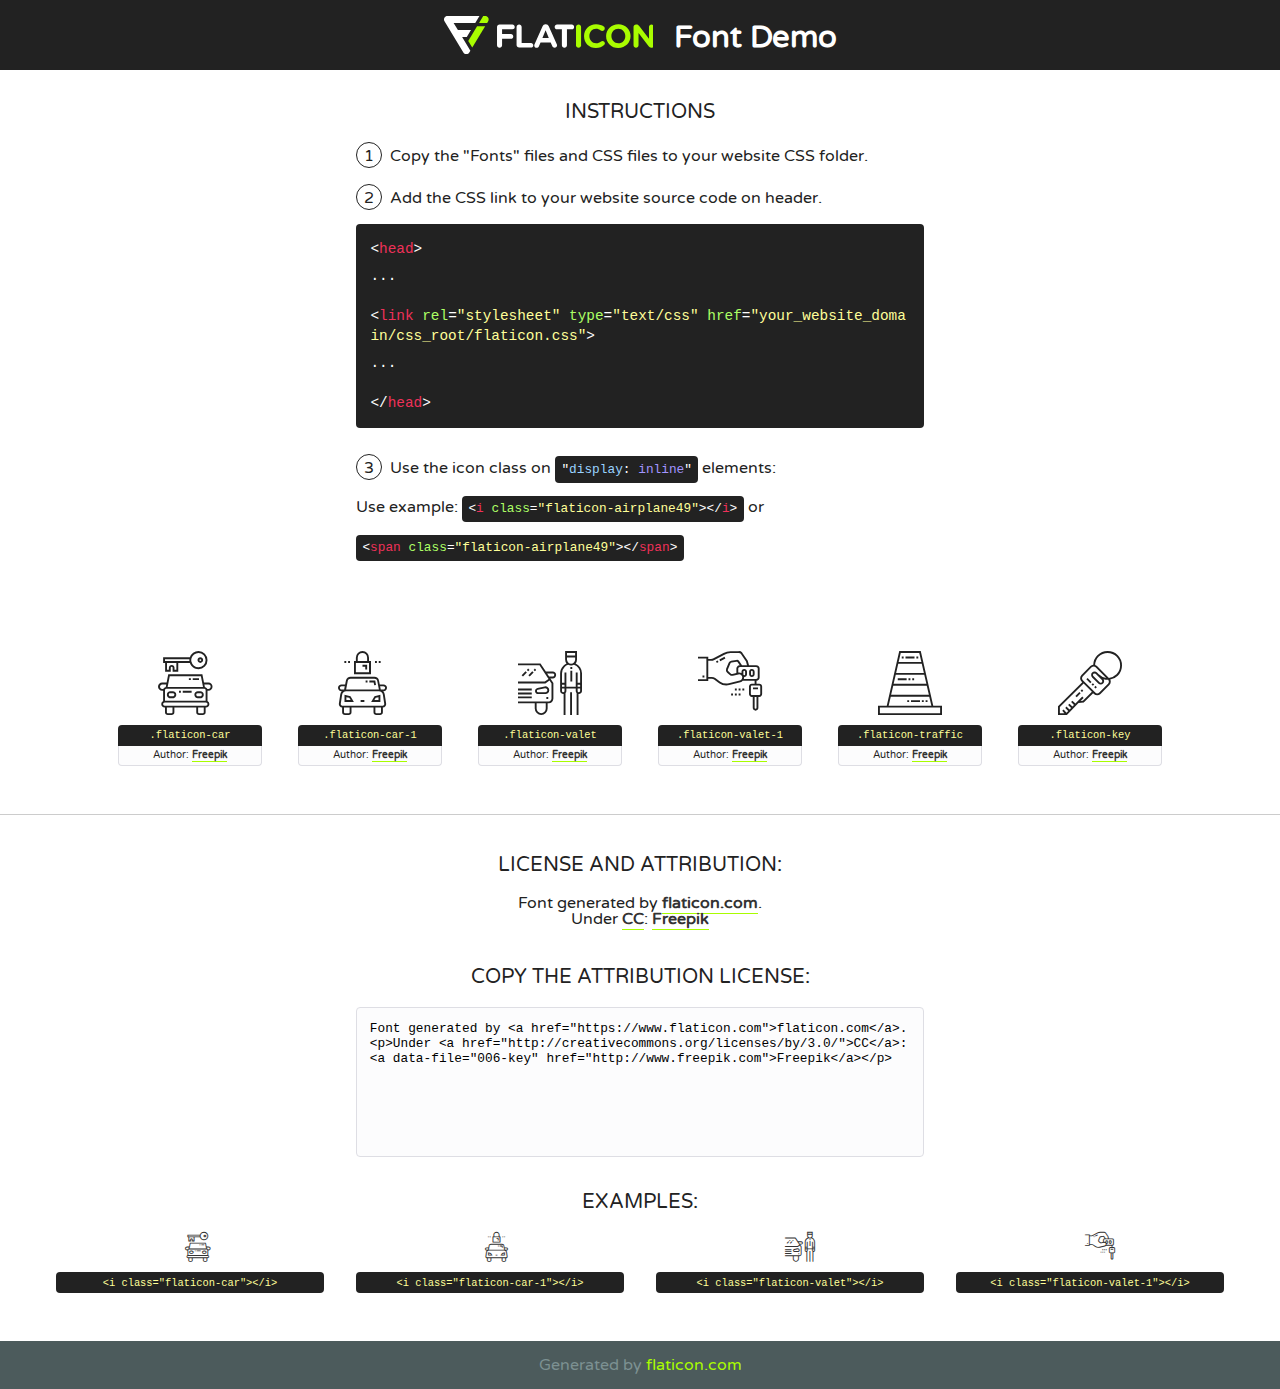
<file: fonts/flaticon-2/font/flaticon.html>
<!DOCTYPE html>
<!--
  Flaticon icon font: Flaticon
  Creation date: 18/07/2019 07:36
-->
<html>
<!DOCTYPE html>
<html>

<head>
    <title>Flaticon WebFont</title>
    <link href="http://fonts.googleapis.com/css?family=Varela+Round" rel="stylesheet" type="text/css" />
    <link rel="stylesheet" type="text/css" href="flaticon.css">
    <meta charset="UTF-8">
    <style>
    html, body, div, span, applet, object, iframe,
    h1, h2, h3, h4, h5, h6, p, blockquote, pre,
    a, abbr, acronym, address, big, cite, code,
    del, dfn, em, img, ins, kbd, q, s, samp,
    small, strike, strong, sub, sup, tt, var,
    b, u, i, center,
    dl, dt, dd, ol, ul, li,
    fieldset, form, label, legend,
    table, caption, tbody, tfoot, thead, tr, th, td,
    article, aside, canvas, details, embed, 
    figure, figcaption, footer, header, hgroup, 
    menu, nav, output, ruby, section, summary,
    time, mark, audio, video {
        margin: 0;
        padding: 0;
        border: 0;
        font-size: 100%;
        font: inherit;
        vertical-align: baseline;
    }
    /* HTML5 display-role reset for older browsers */
    article, aside, details, figcaption, figure, 
    footer, header, hgroup, menu, nav, section {
        display: block;
    }
    body {
        line-height: 1;
    }
    ol, ul {
        list-style: none;
    }
    blockquote, q {
        quotes: none;
    }
    blockquote:before, blockquote:after,
    q:before, q:after {
        content: '';
        content: none;
    }
    table {
        border-collapse: collapse;
        border-spacing: 0;
    }
    body {
        font-family: 'Varela Round', Helvetica, Arial, sans-serif;
        font-size: 16px;
        color: #222;
    }
    a {
        color: #333;
        border-bottom: 1px solid #a9fd00;
        font-weight: bold;
        text-decoration: none;
    }
    * {
        -moz-box-sizing: border-box;
        -webkit-box-sizing: border-box;
        box-sizing: border-box;
        margin: 0;
        padding: 0;
    }
    [class^="flaticon-"]:before, [class*=" flaticon-"]:before, [class^="flaticon-"]:after, [class*=" flaticon-"]:after {
        font-family: Flaticon;
        font-size: 30px;
        font-style: normal;
        margin-left: 20px;
        color: #333;
    }
    .wrapper {
        max-width: 600px;
        margin: auto;
        padding: 0 1em;
    }
    .title {
        font-size: 1.25em;
        text-align: center;
        margin-bottom: 1em;
        text-transform: uppercase;
    }
    header {
        text-align: center;
        background-color: #222;
        color: #fff;
        padding: 1em;
    }
    header .logo {
        width: 210px;
        height: 38px;
        display: inline-block;
        vertical-align: middle;
        margin-right: 1em;
        border: none;
    }
    header strong {
        font-size: 1.95em;
        font-weight: bold;
        vertical-align: middle;
        margin-top: 5px;
        display: inline-block;
    }
    .demo {
        margin: 2em auto;
        line-height: 1.25em;
    }
    .demo ul li {
        margin-bottom: 1em;
    }
    .demo ul li .num {
        color: #222;
        border-radius: 20px;
        display: inline-block;
        width: 26px;
        padding: 3px;
        height: 26px;
        text-align: center;
        margin-right: 0.5em;
        border: 1px solid #222;
    }
    .demo ul li code {
        background-color: #222;
        border-radius: 4px;
        padding: 0.25em 0.5em;
        display: inline-block;
        color: #fff;
        font-family: Consolas,Monaco,Lucida Console,Liberation Mono,DejaVu Sans Mono,Bitstream Vera Sans Mono,Courier New, monospace;
        font-weight: lighter;
        margin-top: 1em;
        font-size: 0.8em;
        word-break: break-all;
    }
    .demo ul li code.big {
        padding: 1em;
        font-size: 0.9em;
    }
    .demo ul li code .red {
        color: #EF3159;
    }
    .demo ul li code .green {
        color: #ACFF65;
    }
    .demo ul li code .yellow {
        color: #FFFF99;
    }
    .demo ul li code .blue {
        color: #99D3FF;
    }
    .demo ul li code .purple {
        color: #A295FF;
    }
    .demo ul li code .dots {
        margin-top: 0.5em;
        display: block;
    }
    #glyphs {
        border-bottom: 1px solid #ccc;
        padding: 2em 0;
        text-align: center;
    }
    .glyph {
        display: inline-block;
        width: 9em;
        margin: 1em;
        text-align: center;
        vertical-align: top;
        background: #FFF;
    }
    .glyph .glyph-icon {
        padding: 10px;
        display: block;
        font-family:"Flaticon";
        font-size: 64px;
        line-height: 1;
    }
    .glyph .glyph-icon:before {
        font-size: 64px;
        color: #222;
        margin-left: 0;
    }
    .class-name {
        font-size: 0.65em;
        background-color: #222;
        color: #fff;
        border-radius: 4px 4px 0 0;
        padding: 0.5em;
        color: #FFFF99;
        font-family: Consolas,Monaco,Lucida Console,Liberation Mono,DejaVu Sans Mono,Bitstream Vera Sans Mono,Courier New, monospace;
    }
    .author-name {
        font-size: 0.6em;
        background-color: #fcfcfd;
        border: 1px solid #DEDEE4;
        border-top: 0;
        border-radius: 0 0 4px 4px;
        padding: 0.5em;
    }
    .class-name:last-child {
        font-size: 10px;
        color:#888;
    }
    .class-name:last-child a {
        font-size: 10px;
        color:#555;
    }
    .class-name:last-child a:hover {
        color:#a9fd00;
    }
    .glyph > input {
        display: block;
        width: 100px;
        margin: 5px auto;
        text-align: center;
        font-size: 12px;
        cursor: text;
    }
    .glyph > input.icon-input {
        font-family:"Flaticon";
        font-size: 16px;
        margin-bottom: 10px;
    }
    .attribution .title {
        margin-top: 2em;
    }
    .attribution textarea {
        background-color: #fcfcfd;
        padding: 1em;
        border: none;
        box-shadow: none;
        border: 1px solid #DEDEE4;
        border-radius: 4px;
        resize: none;
        width: 100%;
        height: 150px;
        font-size: 0.8em;
        font-family: Consolas,Monaco,Lucida Console,Liberation Mono,DejaVu Sans Mono,Bitstream Vera Sans Mono,Courier New, monospace;
        -webkit-appearance: none;
    }
    .iconsuse {
        margin: 2em auto;
        text-align: center;
        max-width: 1200px;
    }
    .iconsuse:after {
        content: '';
        display: table;
        clear: both;
    }
    .iconsuse .image {
        float: left;
        width: 25%;
        padding: 0 1em;
    }
    .iconsuse .image p {
        margin-bottom: 1em;
    }
    .iconsuse .image span {
        display: block;
        font-size: 0.65em;
        background-color: #222;
        color: #fff;
        border-radius: 4px;
        padding: 0.5em;
        color: #FFFF99;
        margin-top: 1em;
        font-family: Consolas,Monaco,Lucida Console,Liberation Mono,DejaVu Sans Mono,Bitstream Vera Sans Mono,Courier New, monospace;
    }
    #footer {
        text-align: center;
        background-color: #4C5B5C;
        color: #7c9192;
        padding: 1em;
    }
    #footer a {
        border: none;
        color: #a9fd00;
        font-weight: normal;
    }
    @media (max-width: 960px) {
        .iconsuse .image {
            width: 50%;
        }
    }
    @media (max-width: 560px) {
        .iconsuse .image {
            width: 100%;
        }
    }
    </style>
</head>

<body class="characters-off">

    <header>
        <a href="https://www.flaticon.com" target="_blank" class="logo">
            <svg version="1.1" xmlns="http://www.w3.org/2000/svg" xmlns:xlink="http://www.w3.org/1999/xlink" xmlns:a="http://ns.adobe.com/AdobeSVGViewerExtensions/3.0/" viewBox="0 0 560.875 102.036" enable-background="new 0 0 560.875 102.036" xml:space="preserve">
                <defs>
                </defs>
                <g>
                    <g class="letters">
                        <path fill="#ffffff" d="M141.596,29.675c0-3.777,2.985-6.767,6.764-6.767h34.438c3.426,0,6.15,2.728,6.15,6.15
                        c0,3.43-2.724,6.149-6.15,6.149h-27.674v13.091h23.719c3.429,0,6.151,2.724,6.151,6.15c0,3.43-2.723,6.149-6.151,6.149h-23.719
                        v17.574c0,3.773-2.986,6.761-6.764,6.761c-3.779,0-6.764-2.989-6.764-6.761V29.675z"></path>
                        <path fill="#ffffff" d="M193.844,29.149c0-3.781,2.985-6.767,6.764-6.767c3.776,0,6.763,2.985,6.763,6.767v42.957h25.039
                        c3.426,0,6.149,2.726,6.149,6.153c0,3.425-2.723,6.15-6.149,6.15h-31.802c-3.779,0-6.764-2.986-6.764-6.768V29.149z"></path>
                        <path fill="#ffffff" d="M241.891,75.71l21.438-48.407c1.492-3.341,4.215-5.357,7.906-5.357h0.792
                        c3.686,0,6.323,2.017,7.815,5.357l21.439,48.407c0.436,0.967,0.701,1.845,0.701,2.723c0,3.602-2.809,6.501-6.414,6.501
                        c-3.161,0-5.269-1.845-6.499-4.655l-4.132-9.661h-27.059l-4.301,10.102c-1.144,2.631-3.426,4.214-6.237,4.214
                        c-3.517,0-6.24-2.81-6.24-6.325C241.1,77.64,241.451,76.677,241.891,75.71z M279.932,58.666l-8.521-20.297l-8.526,20.297H279.932
                        z"></path>
                        <path fill="#ffffff" d="M314.864,35.387H301.86c-3.429,0-6.239-2.813-6.239-6.238c0-3.429,2.811-6.24,6.239-6.24h39.533
                        c3.426,0,6.237,2.811,6.237,6.24c0,3.425-2.811,6.238-6.237,6.238h-13.001v42.785c0,3.773-2.99,6.761-6.764,6.761
                        c-3.779,0-6.764-2.989-6.764-6.761V35.387z"></path>
                        <path fill="#A9FD00" d="M352.615,29.149c0-3.781,2.985-6.767,6.767-6.767c3.774,0,6.761,2.985,6.761,6.767v49.024
                        c0,3.773-2.987,6.761-6.761,6.761c-3.781,0-6.767-2.989-6.767-6.761V29.149z"></path>
                        <path fill="#A9FD00" d="M374.132,53.836v-0.179c0-17.481,13.178-31.801,32.065-31.801c9.22,0,15.459,2.458,20.557,6.238
                        c1.402,1.054,2.637,2.985,2.637,5.357c0,3.692-2.985,6.59-6.681,6.59c-1.845,0-3.071-0.702-4.044-1.319
                        c-3.776-2.813-7.729-4.393-12.562-4.393c-10.364,0-17.831,8.611-17.831,19.154v0.173c0,10.542,7.291,19.329,17.831,19.329
                        c5.715,0,9.492-1.756,13.359-4.834c1.049-0.874,2.458-1.491,4.039-1.491c3.429,0,6.325,2.813,6.325,6.236
                        c0,2.106-1.056,3.78-2.282,4.834c-5.539,4.834-12.036,7.733-21.878,7.733C387.572,85.464,374.132,71.493,374.132,53.836z"></path>
                        <path fill="#A9FD00" d="M433.009,53.836v-0.179c0-17.481,13.79-31.801,32.766-31.801c18.981,0,32.592,14.143,32.592,31.628v0.173
                        c0,17.483-13.785,31.807-32.769,31.807C446.625,85.464,433.009,71.32,433.009,53.836z M484.224,53.836v-0.179
                        c0-10.539-7.725-19.326-18.626-19.326c-10.893,0-18.449,8.611-18.449,19.154v0.173c0,10.542,7.73,19.329,18.626,19.329
                        C476.676,72.986,484.224,64.378,484.224,53.836z"></path>
                        <path fill="#A9FD00" d="M506.233,29.321c0-3.774,2.99-6.763,6.767-6.763h1.401c3.252,0,5.183,1.583,7.029,3.953l26.093,34.265
                        V29.059c0-3.692,2.99-6.677,6.681-6.677c3.683,0,6.671,2.985,6.671,6.677v48.934c0,3.78-2.987,6.765-6.764,6.765h-0.436
                        c-3.257,0-5.188-1.581-7.034-3.953l-27.056-35.492v32.944c0,3.687-2.985,6.676-6.678,6.676c-3.683,0-6.673-2.989-6.673-6.676
                        V29.321z"></path>
                    </g>
                    <g class="insignia">
                        <path fill="#ffffff" d="M48.372,56.137h12.517l11.156-18.537H37.186L25.688,18.539h57.825L94.668,0H9.271
                        C5.925,0,2.842,1.801,1.198,4.716c-1.644,2.907-1.593,6.482,0.134,9.343l50.38,83.501c1.678,2.781,4.689,4.476,7.938,4.476
                        c3.246,0,6.257-1.695,7.935-4.476l2.898-4.804L48.372,56.137z"></path>
                        <g class="i">
                            <path fill="#A9FD00" d="M93.575,18.539h0.031v0.004l21.652,0.004l2.705-4.488c1.727-2.861,1.778-6.436,0.133-9.343
                            C116.454,1.801,113.371,0,110.026,0h-5.294L93.575,18.539z"></path>
                            <polygon fill="#A9FD00" points="88.291,27.356 64.725,66.486 75.519,84.404 109.942,27.356"></polygon>
                        </g>
                    </g>
                </g>
            </svg>
        </a>
        <strong>Font Demo</strong>
    </header>


    <section class="demo wrapper">

        <p class="title">Instructions</p>

        <ul>
            <li>
                <span class="num">1</span>Copy the "Fonts" files and CSS files to your website CSS folder.
            </li>
            <li>
                <span class="num">2</span>Add the CSS link to your website source code on header.
                <code class="big">
                    &lt;<span class="red">head</span>&gt;
                    <br/><span class="dots">...</span>
                    <br/>&lt;<span class="red">link</span> <span class="green">rel</span>=<span class="yellow">"stylesheet"</span> <span class="green">type</span>=<span class="yellow">"text/css"</span> <span class="green">href</span>=<span class="yellow">"your_website_domain/css_root/flaticon.css"</span>&gt;
                    <br/><span class="dots">...</span>
                    <br/>&lt;/<span class="red">head</span>&gt;
                </code>
            </li>

            <li>
                <p>
                    <span class="num">3</span>Use the icon class on <code>"<span class="blue">display</span>:<span class="purple"> inline</span>"</code> elements:
                    <br />
                    Use example: <code>&lt;<span class="red">i</span> <span class="green">class</span>=<span class="yellow">&quot;flaticon-airplane49&quot;</span>&gt;&lt;/<span class="red">i</span>&gt;</code> or <code>&lt;<span class="red">span</span> <span class="green">class</span>=<span class="yellow">&quot;flaticon-airplane49&quot;</span>&gt;&lt;/<span class="red">span</span>&gt;</code>
            </li>
        </ul>

    </section>




   <section id="glyphs">          
    
      
        <div class="glyph"><div class="glyph-icon flaticon-car"></div>
            <div class="class-name">.flaticon-car</div>
            <div class="author-name">Author: <a data-file="001-car" href="http://www.freepik.com">Freepik</a> </div> 
        </div>        
        
        <div class="glyph"><div class="glyph-icon flaticon-car-1"></div>
            <div class="class-name">.flaticon-car-1</div>
            <div class="author-name">Author: <a data-file="002-car-1" href="http://www.freepik.com">Freepik</a> </div> 
        </div>        
        
        <div class="glyph"><div class="glyph-icon flaticon-valet"></div>
            <div class="class-name">.flaticon-valet</div>
            <div class="author-name">Author: <a data-file="003-valet" href="http://www.freepik.com">Freepik</a> </div> 
        </div>        
        
        <div class="glyph"><div class="glyph-icon flaticon-valet-1"></div>
            <div class="class-name">.flaticon-valet-1</div>
            <div class="author-name">Author: <a data-file="004-valet-1" href="http://www.freepik.com">Freepik</a> </div> 
        </div>        
        
        <div class="glyph"><div class="glyph-icon flaticon-traffic"></div>
            <div class="class-name">.flaticon-traffic</div>
            <div class="author-name">Author: <a data-file="005-traffic" href="http://www.freepik.com">Freepik</a> </div> 
        </div>        
        
        <div class="glyph"><div class="glyph-icon flaticon-key"></div>
            <div class="class-name">.flaticon-key</div>
            <div class="author-name">Author: <a data-file="006-key" href="http://www.freepik.com">Freepik</a> </div> 
        </div>        
        

    </section>



    <section class="attribution wrapper"   style="text-align:center;">

      <div class="title">License and attribution:</div><div class="attrDiv">Font generated by <a href="https://www.flaticon.com">flaticon.com</a>. <div><p>Under <a href="http://creativecommons.org/licenses/by/3.0/">CC</a>: <a data-file="006-key" href="http://www.freepik.com">Freepik</a></p>  </div>
      </div>
      <div class="title">Copy the Attribution License:</div>

    <textarea onclick="this.focus();this.select();">Font generated by &lt;a href=&quot;https://www.flaticon.com&quot;&gt;flaticon.com&lt;/a&gt;. <p>Under <a href="http://creativecommons.org/licenses/by/3.0/">CC</a>: <a data-file="006-key" href="http://www.freepik.com">Freepik</a></p>  
     </textarea>

    </section>

    <section class="iconsuse">

          <div class="title">Examples:</div>            
             
            <div class="image">
                <p>
                    <i class="glyph-icon flaticon-car"></i> 
                    <span>&lt;i class=&quot;flaticon-car&quot;&gt;&lt;/i&gt;</span>
                </p>
            </div>
            
            <div class="image">
                <p>
                    <i class="glyph-icon flaticon-car-1"></i> 
                    <span>&lt;i class=&quot;flaticon-car-1&quot;&gt;&lt;/i&gt;</span>
                </p>
            </div>
            
            <div class="image">
                <p>
                    <i class="glyph-icon flaticon-valet"></i> 
                    <span>&lt;i class=&quot;flaticon-valet&quot;&gt;&lt;/i&gt;</span>
                </p>
            </div>
            
            <div class="image">
                <p>
                    <i class="glyph-icon flaticon-valet-1"></i> 
                    <span>&lt;i class=&quot;flaticon-valet-1&quot;&gt;&lt;/i&gt;</span>
                </p>
            </div>
                       
        </div>
                            
    </section>

<div id="footer">
    <div>Generated by <a href="https://www.flaticon.com">flaticon.com</a>
    </div>
</div>



</body>
</html>
</file>
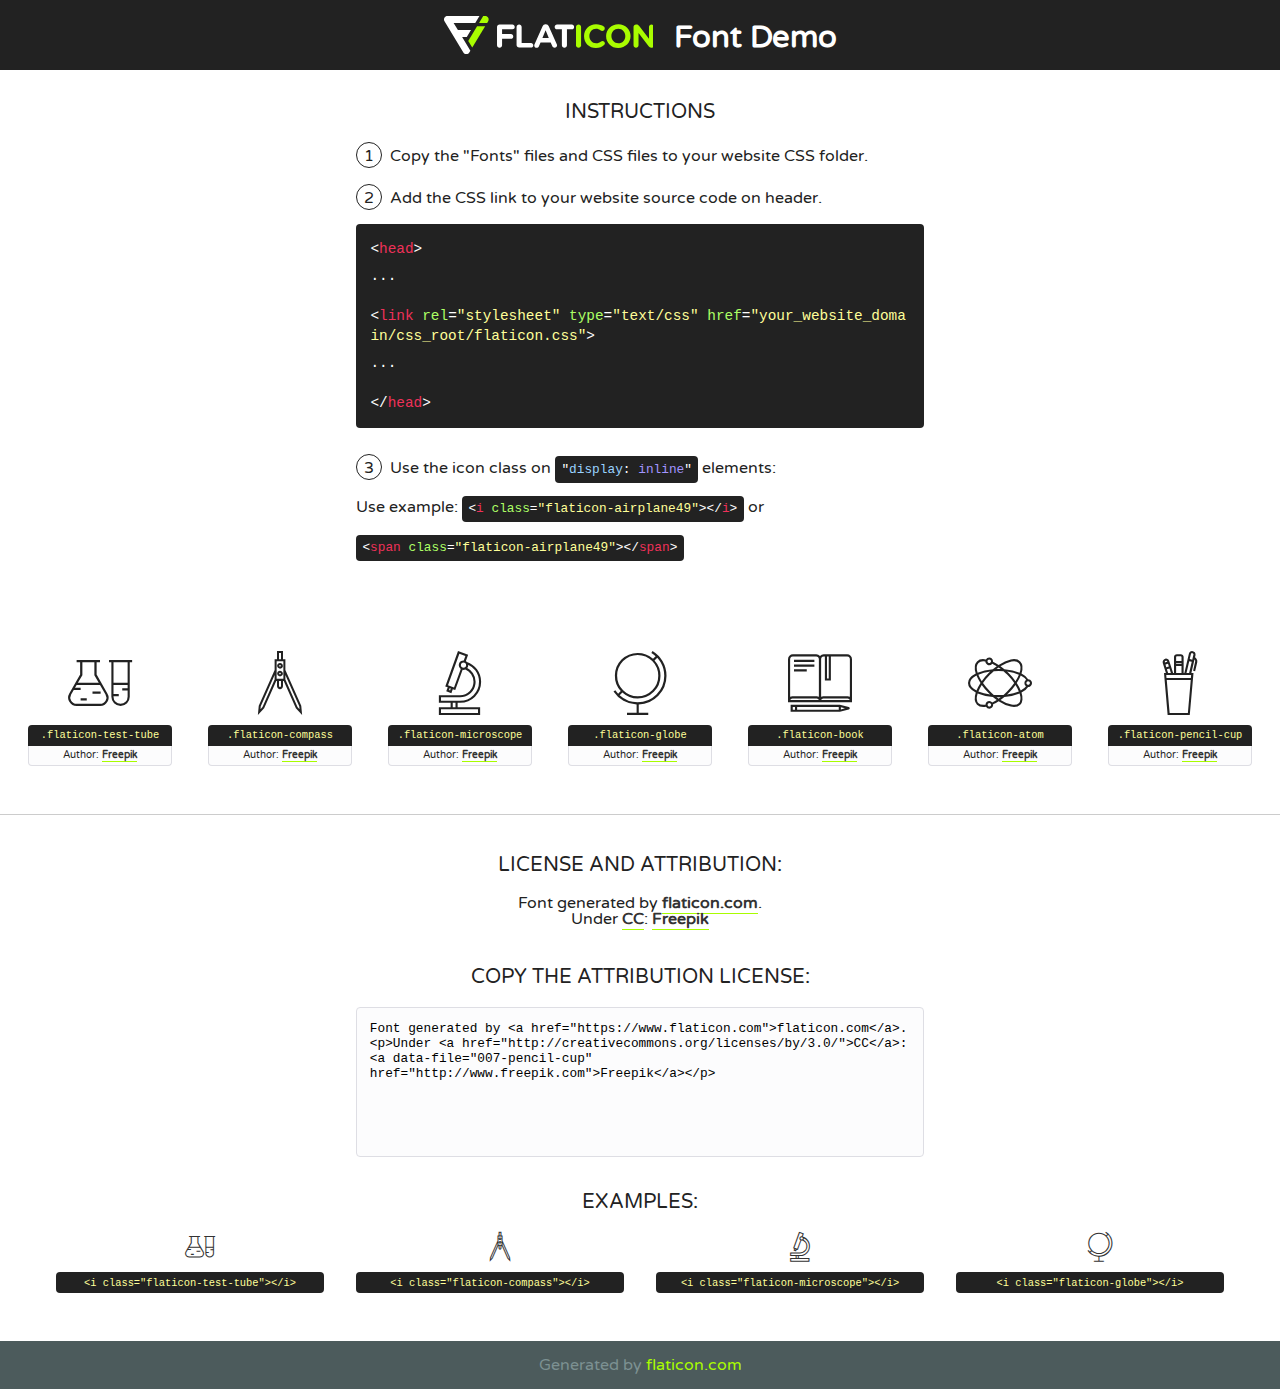
<file: fonts/flaticon/font/flaticon.html>
<!DOCTYPE html>
<!--
  Flaticon icon font: Flaticon
  Creation date: 19/06/2020 04:39
-->
<html>
<!DOCTYPE html>
<html>

<head>
    <title>Flaticon WebFont</title>
    <link href="http://fonts.googleapis.com/css?family=Varela+Round" rel="stylesheet" type="text/css" />
    <link rel="stylesheet" type="text/css" href="flaticon.css">
    <meta charset="UTF-8">
    <style>
    html, body, div, span, applet, object, iframe,
    h1, h2, h3, h4, h5, h6, p, blockquote, pre,
    a, abbr, acronym, address, big, cite, code,
    del, dfn, em, img, ins, kbd, q, s, samp,
    small, strike, strong, sub, sup, tt, var,
    b, u, i, center,
    dl, dt, dd, ol, ul, li,
    fieldset, form, label, legend,
    table, caption, tbody, tfoot, thead, tr, th, td,
    article, aside, canvas, details, embed, 
    figure, figcaption, footer, header, hgroup, 
    menu, nav, output, ruby, section, summary,
    time, mark, audio, video {
        margin: 0;
        padding: 0;
        border: 0;
        font-size: 100%;
        font: inherit;
        vertical-align: baseline;
    }
    /* HTML5 display-role reset for older browsers */
    article, aside, details, figcaption, figure, 
    footer, header, hgroup, menu, nav, section {
        display: block;
    }
    body {
        line-height: 1;
    }
    ol, ul {
        list-style: none;
    }
    blockquote, q {
        quotes: none;
    }
    blockquote:before, blockquote:after,
    q:before, q:after {
        content: '';
        content: none;
    }
    table {
        border-collapse: collapse;
        border-spacing: 0;
    }
    body {
        font-family: 'Varela Round', Helvetica, Arial, sans-serif;
        font-size: 16px;
        color: #222;
    }
    a {
        color: #333;
        border-bottom: 1px solid #a9fd00;
        font-weight: bold;
        text-decoration: none;
    }
    * {
        -moz-box-sizing: border-box;
        -webkit-box-sizing: border-box;
        box-sizing: border-box;
        margin: 0;
        padding: 0;
    }
    [class^="flaticon-"]:before, [class*=" flaticon-"]:before, [class^="flaticon-"]:after, [class*=" flaticon-"]:after {
        font-family: Flaticon;
        font-size: 30px;
        font-style: normal;
        margin-left: 20px;
        color: #333;
    }
    .wrapper {
        max-width: 600px;
        margin: auto;
        padding: 0 1em;
    }
    .title {
        font-size: 1.25em;
        text-align: center;
        margin-bottom: 1em;
        text-transform: uppercase;
    }
    header {
        text-align: center;
        background-color: #222;
        color: #fff;
        padding: 1em;
    }
    header .logo {
        width: 210px;
        height: 38px;
        display: inline-block;
        vertical-align: middle;
        margin-right: 1em;
        border: none;
    }
    header strong {
        font-size: 1.95em;
        font-weight: bold;
        vertical-align: middle;
        margin-top: 5px;
        display: inline-block;
    }
    .demo {
        margin: 2em auto;
        line-height: 1.25em;
    }
    .demo ul li {
        margin-bottom: 1em;
    }
    .demo ul li .num {
        color: #222;
        border-radius: 20px;
        display: inline-block;
        width: 26px;
        padding: 3px;
        height: 26px;
        text-align: center;
        margin-right: 0.5em;
        border: 1px solid #222;
    }
    .demo ul li code {
        background-color: #222;
        border-radius: 4px;
        padding: 0.25em 0.5em;
        display: inline-block;
        color: #fff;
        font-family: Consolas,Monaco,Lucida Console,Liberation Mono,DejaVu Sans Mono,Bitstream Vera Sans Mono,Courier New, monospace;
        font-weight: lighter;
        margin-top: 1em;
        font-size: 0.8em;
        word-break: break-all;
    }
    .demo ul li code.big {
        padding: 1em;
        font-size: 0.9em;
    }
    .demo ul li code .red {
        color: #EF3159;
    }
    .demo ul li code .green {
        color: #ACFF65;
    }
    .demo ul li code .yellow {
        color: #FFFF99;
    }
    .demo ul li code .blue {
        color: #99D3FF;
    }
    .demo ul li code .purple {
        color: #A295FF;
    }
    .demo ul li code .dots {
        margin-top: 0.5em;
        display: block;
    }
    #glyphs {
        border-bottom: 1px solid #ccc;
        padding: 2em 0;
        text-align: center;
    }
    .glyph {
        display: inline-block;
        width: 9em;
        margin: 1em;
        text-align: center;
        vertical-align: top;
        background: #FFF;
    }
    .glyph .glyph-icon {
        padding: 10px;
        display: block;
        font-family:"Flaticon";
        font-size: 64px;
        line-height: 1;
    }
    .glyph .glyph-icon:before {
        font-size: 64px;
        color: #222;
        margin-left: 0;
    }
    .class-name {
        font-size: 0.65em;
        background-color: #222;
        color: #fff;
        border-radius: 4px 4px 0 0;
        padding: 0.5em;
        color: #FFFF99;
        font-family: Consolas,Monaco,Lucida Console,Liberation Mono,DejaVu Sans Mono,Bitstream Vera Sans Mono,Courier New, monospace;
    }
    .author-name {
        font-size: 0.6em;
        background-color: #fcfcfd;
        border: 1px solid #DEDEE4;
        border-top: 0;
        border-radius: 0 0 4px 4px;
        padding: 0.5em;
    }
    .class-name:last-child {
        font-size: 10px;
        color:#888;
    }
    .class-name:last-child a {
        font-size: 10px;
        color:#555;
    }
    .class-name:last-child a:hover {
        color:#a9fd00;
    }
    .glyph > input {
        display: block;
        width: 100px;
        margin: 5px auto;
        text-align: center;
        font-size: 12px;
        cursor: text;
    }
    .glyph > input.icon-input {
        font-family:"Flaticon";
        font-size: 16px;
        margin-bottom: 10px;
    }
    .attribution .title {
        margin-top: 2em;
    }
    .attribution textarea {
        background-color: #fcfcfd;
        padding: 1em;
        border: none;
        box-shadow: none;
        border: 1px solid #DEDEE4;
        border-radius: 4px;
        resize: none;
        width: 100%;
        height: 150px;
        font-size: 0.8em;
        font-family: Consolas,Monaco,Lucida Console,Liberation Mono,DejaVu Sans Mono,Bitstream Vera Sans Mono,Courier New, monospace;
        -webkit-appearance: none;
    }
    .iconsuse {
        margin: 2em auto;
        text-align: center;
        max-width: 1200px;
    }
    .iconsuse:after {
        content: '';
        display: table;
        clear: both;
    }
    .iconsuse .image {
        float: left;
        width: 25%;
        padding: 0 1em;
    }
    .iconsuse .image p {
        margin-bottom: 1em;
    }
    .iconsuse .image span {
        display: block;
        font-size: 0.65em;
        background-color: #222;
        color: #fff;
        border-radius: 4px;
        padding: 0.5em;
        color: #FFFF99;
        margin-top: 1em;
        font-family: Consolas,Monaco,Lucida Console,Liberation Mono,DejaVu Sans Mono,Bitstream Vera Sans Mono,Courier New, monospace;
    }
    #footer {
        text-align: center;
        background-color: #4C5B5C;
        color: #7c9192;
        padding: 1em;
    }
    #footer a {
        border: none;
        color: #a9fd00;
        font-weight: normal;
    }
    @media (max-width: 960px) {
        .iconsuse .image {
            width: 50%;
        }
    }
    @media (max-width: 560px) {
        .iconsuse .image {
            width: 100%;
        }
    }
    </style>
</head>

<body class="characters-off">

    <header>
        <a href="https://www.flaticon.com" target="_blank" class="logo">
            <svg version="1.1" xmlns="http://www.w3.org/2000/svg" xmlns:xlink="http://www.w3.org/1999/xlink" xmlns:a="http://ns.adobe.com/AdobeSVGViewerExtensions/3.0/" viewBox="0 0 560.875 102.036" enable-background="new 0 0 560.875 102.036" xml:space="preserve">
                <defs>
                </defs>
                <g>
                    <g class="letters">
                        <path fill="#ffffff" d="M141.596,29.675c0-3.777,2.985-6.767,6.764-6.767h34.438c3.426,0,6.15,2.728,6.15,6.15
                        c0,3.43-2.724,6.149-6.15,6.149h-27.674v13.091h23.719c3.429,0,6.151,2.724,6.151,6.15c0,3.43-2.723,6.149-6.151,6.149h-23.719
                        v17.574c0,3.773-2.986,6.761-6.764,6.761c-3.779,0-6.764-2.989-6.764-6.761V29.675z"></path>
                        <path fill="#ffffff" d="M193.844,29.149c0-3.781,2.985-6.767,6.764-6.767c3.776,0,6.763,2.985,6.763,6.767v42.957h25.039
                        c3.426,0,6.149,2.726,6.149,6.153c0,3.425-2.723,6.15-6.149,6.15h-31.802c-3.779,0-6.764-2.986-6.764-6.768V29.149z"></path>
                        <path fill="#ffffff" d="M241.891,75.71l21.438-48.407c1.492-3.341,4.215-5.357,7.906-5.357h0.792
                        c3.686,0,6.323,2.017,7.815,5.357l21.439,48.407c0.436,0.967,0.701,1.845,0.701,2.723c0,3.602-2.809,6.501-6.414,6.501
                        c-3.161,0-5.269-1.845-6.499-4.655l-4.132-9.661h-27.059l-4.301,10.102c-1.144,2.631-3.426,4.214-6.237,4.214
                        c-3.517,0-6.24-2.81-6.24-6.325C241.1,77.64,241.451,76.677,241.891,75.71z M279.932,58.666l-8.521-20.297l-8.526,20.297H279.932
                        z"></path>
                        <path fill="#ffffff" d="M314.864,35.387H301.86c-3.429,0-6.239-2.813-6.239-6.238c0-3.429,2.811-6.24,6.239-6.24h39.533
                        c3.426,0,6.237,2.811,6.237,6.24c0,3.425-2.811,6.238-6.237,6.238h-13.001v42.785c0,3.773-2.99,6.761-6.764,6.761
                        c-3.779,0-6.764-2.989-6.764-6.761V35.387z"></path>
                        <path fill="#A9FD00" d="M352.615,29.149c0-3.781,2.985-6.767,6.767-6.767c3.774,0,6.761,2.985,6.761,6.767v49.024
                        c0,3.773-2.987,6.761-6.761,6.761c-3.781,0-6.767-2.989-6.767-6.761V29.149z"></path>
                        <path fill="#A9FD00" d="M374.132,53.836v-0.179c0-17.481,13.178-31.801,32.065-31.801c9.22,0,15.459,2.458,20.557,6.238
                        c1.402,1.054,2.637,2.985,2.637,5.357c0,3.692-2.985,6.59-6.681,6.59c-1.845,0-3.071-0.702-4.044-1.319
                        c-3.776-2.813-7.729-4.393-12.562-4.393c-10.364,0-17.831,8.611-17.831,19.154v0.173c0,10.542,7.291,19.329,17.831,19.329
                        c5.715,0,9.492-1.756,13.359-4.834c1.049-0.874,2.458-1.491,4.039-1.491c3.429,0,6.325,2.813,6.325,6.236
                        c0,2.106-1.056,3.78-2.282,4.834c-5.539,4.834-12.036,7.733-21.878,7.733C387.572,85.464,374.132,71.493,374.132,53.836z"></path>
                        <path fill="#A9FD00" d="M433.009,53.836v-0.179c0-17.481,13.79-31.801,32.766-31.801c18.981,0,32.592,14.143,32.592,31.628v0.173
                        c0,17.483-13.785,31.807-32.769,31.807C446.625,85.464,433.009,71.32,433.009,53.836z M484.224,53.836v-0.179
                        c0-10.539-7.725-19.326-18.626-19.326c-10.893,0-18.449,8.611-18.449,19.154v0.173c0,10.542,7.73,19.329,18.626,19.329
                        C476.676,72.986,484.224,64.378,484.224,53.836z"></path>
                        <path fill="#A9FD00" d="M506.233,29.321c0-3.774,2.99-6.763,6.767-6.763h1.401c3.252,0,5.183,1.583,7.029,3.953l26.093,34.265
                        V29.059c0-3.692,2.99-6.677,6.681-6.677c3.683,0,6.671,2.985,6.671,6.677v48.934c0,3.78-2.987,6.765-6.764,6.765h-0.436
                        c-3.257,0-5.188-1.581-7.034-3.953l-27.056-35.492v32.944c0,3.687-2.985,6.676-6.678,6.676c-3.683,0-6.673-2.989-6.673-6.676
                        V29.321z"></path>
                    </g>
                    <g class="insignia">
                        <path fill="#ffffff" d="M48.372,56.137h12.517l11.156-18.537H37.186L25.688,18.539h57.825L94.668,0H9.271
                        C5.925,0,2.842,1.801,1.198,4.716c-1.644,2.907-1.593,6.482,0.134,9.343l50.38,83.501c1.678,2.781,4.689,4.476,7.938,4.476
                        c3.246,0,6.257-1.695,7.935-4.476l2.898-4.804L48.372,56.137z"></path>
                        <g class="i">
                            <path fill="#A9FD00" d="M93.575,18.539h0.031v0.004l21.652,0.004l2.705-4.488c1.727-2.861,1.778-6.436,0.133-9.343
                            C116.454,1.801,113.371,0,110.026,0h-5.294L93.575,18.539z"></path>
                            <polygon fill="#A9FD00" points="88.291,27.356 64.725,66.486 75.519,84.404 109.942,27.356"></polygon>
                        </g>
                    </g>
                </g>
            </svg>
        </a>
        <strong>Font Demo</strong>
    </header>


    <section class="demo wrapper">

        <p class="title">Instructions</p>

        <ul>
            <li>
                <span class="num">1</span>Copy the "Fonts" files and CSS files to your website CSS folder.
            </li>
            <li>
                <span class="num">2</span>Add the CSS link to your website source code on header.
                <code class="big">
                    &lt;<span class="red">head</span>&gt;
                    <br/><span class="dots">...</span>
                    <br/>&lt;<span class="red">link</span> <span class="green">rel</span>=<span class="yellow">"stylesheet"</span> <span class="green">type</span>=<span class="yellow">"text/css"</span> <span class="green">href</span>=<span class="yellow">"your_website_domain/css_root/flaticon.css"</span>&gt;
                    <br/><span class="dots">...</span>
                    <br/>&lt;/<span class="red">head</span>&gt;
                </code>
            </li>

            <li>
                <p>
                    <span class="num">3</span>Use the icon class on <code>"<span class="blue">display</span>:<span class="purple"> inline</span>"</code> elements:
                    <br />
                    Use example: <code>&lt;<span class="red">i</span> <span class="green">class</span>=<span class="yellow">&quot;flaticon-airplane49&quot;</span>&gt;&lt;/<span class="red">i</span>&gt;</code> or <code>&lt;<span class="red">span</span> <span class="green">class</span>=<span class="yellow">&quot;flaticon-airplane49&quot;</span>&gt;&lt;/<span class="red">span</span>&gt;</code>
            </li>
        </ul>

    </section>




   <section id="glyphs">          
    
      
        <div class="glyph"><div class="glyph-icon flaticon-test-tube"></div>
            <div class="class-name">.flaticon-test-tube</div>
            <div class="author-name">Author: <a data-file="001-test-tube" href="http://www.freepik.com">Freepik</a> </div> 
        </div>        
        
        <div class="glyph"><div class="glyph-icon flaticon-compass"></div>
            <div class="class-name">.flaticon-compass</div>
            <div class="author-name">Author: <a data-file="002-compass" href="http://www.freepik.com">Freepik</a> </div> 
        </div>        
        
        <div class="glyph"><div class="glyph-icon flaticon-microscope"></div>
            <div class="class-name">.flaticon-microscope</div>
            <div class="author-name">Author: <a data-file="003-microscope" href="http://www.freepik.com">Freepik</a> </div> 
        </div>        
        
        <div class="glyph"><div class="glyph-icon flaticon-globe"></div>
            <div class="class-name">.flaticon-globe</div>
            <div class="author-name">Author: <a data-file="004-globe" href="http://www.freepik.com">Freepik</a> </div> 
        </div>        
        
        <div class="glyph"><div class="glyph-icon flaticon-book"></div>
            <div class="class-name">.flaticon-book</div>
            <div class="author-name">Author: <a data-file="005-book" href="http://www.freepik.com">Freepik</a> </div> 
        </div>        
        
        <div class="glyph"><div class="glyph-icon flaticon-atom"></div>
            <div class="class-name">.flaticon-atom</div>
            <div class="author-name">Author: <a data-file="006-atom" href="http://www.freepik.com">Freepik</a> </div> 
        </div>        
        
        <div class="glyph"><div class="glyph-icon flaticon-pencil-cup"></div>
            <div class="class-name">.flaticon-pencil-cup</div>
            <div class="author-name">Author: <a data-file="007-pencil-cup" href="http://www.freepik.com">Freepik</a> </div> 
        </div>        
        

    </section>



    <section class="attribution wrapper"   style="text-align:center;">

      <div class="title">License and attribution:</div><div class="attrDiv">Font generated by <a href="https://www.flaticon.com">flaticon.com</a>. <div><p>Under <a href="http://creativecommons.org/licenses/by/3.0/">CC</a>: <a data-file="007-pencil-cup" href="http://www.freepik.com">Freepik</a></p>  </div>
      </div>
      <div class="title">Copy the Attribution License:</div>

    <textarea onclick="this.focus();this.select();">Font generated by &lt;a href=&quot;https://www.flaticon.com&quot;&gt;flaticon.com&lt;/a&gt;. <p>Under <a href="http://creativecommons.org/licenses/by/3.0/">CC</a>: <a data-file="007-pencil-cup" href="http://www.freepik.com">Freepik</a></p>  
     </textarea>

    </section>

    <section class="iconsuse">

          <div class="title">Examples:</div>            
             
            <div class="image">
                <p>
                    <i class="glyph-icon flaticon-test-tube"></i> 
                    <span>&lt;i class=&quot;flaticon-test-tube&quot;&gt;&lt;/i&gt;</span>
                </p>
            </div>
            
            <div class="image">
                <p>
                    <i class="glyph-icon flaticon-compass"></i> 
                    <span>&lt;i class=&quot;flaticon-compass&quot;&gt;&lt;/i&gt;</span>
                </p>
            </div>
            
            <div class="image">
                <p>
                    <i class="glyph-icon flaticon-microscope"></i> 
                    <span>&lt;i class=&quot;flaticon-microscope&quot;&gt;&lt;/i&gt;</span>
                </p>
            </div>
            
            <div class="image">
                <p>
                    <i class="glyph-icon flaticon-globe"></i> 
                    <span>&lt;i class=&quot;flaticon-globe&quot;&gt;&lt;/i&gt;</span>
                </p>
            </div>
                       
        </div>
                            
    </section>

<div id="footer">
    <div>Generated by <a href="https://www.flaticon.com">flaticon.com</a>
    </div>
</div>



</body>
</html>
</file>
<file: fonts/icomoon/style.css>
@font-face {
  font-family: 'icomoon';
  src:  url('fonts/icomoon.eot?10si43');
  src:  url('fonts/icomoon.eot?10si43#iefix') format('embedded-opentype'),
    url('fonts/icomoon.ttf?10si43') format('truetype'),
    url('fonts/icomoon.woff?10si43') format('woff'),
    url('fonts/icomoon.svg?10si43#icomoon') format('svg');
  font-weight: normal;
  font-style: normal;
}

[class^="icon-"], [class*=" icon-"] {
  /* use !important to prevent issues with browser extensions that change fonts */
  font-family: 'icomoon' !important;
  speak: none;
  font-style: normal;
  font-weight: normal;
  font-variant: normal;
  text-transform: none;
  line-height: 1;

  /* Better Font Rendering =========== */
  -webkit-font-smoothing: antialiased;
  -moz-osx-font-smoothing: grayscale;
}

.icon-asterisk:before {
  content: "\f069";
}
.icon-plus:before {
  content: "\f067";
}
.icon-question:before {
  content: "\f128";
}
.icon-minus:before {
  content: "\f068";
}
.icon-glass:before {
  content: "\f000";
}
.icon-music:before {
  content: "\f001";
}
.icon-search:before {
  content: "\f002";
}
.icon-envelope-o:before {
  content: "\f003";
}
.icon-heart:before {
  content: "\f004";
}
.icon-star:before {
  content: "\f005";
}
.icon-star-o:before {
  content: "\f006";
}
.icon-user:before {
  content: "\f007";
}
.icon-film:before {
  content: "\f008";
}
.icon-th-large:before {
  content: "\f009";
}
.icon-th:before {
  content: "\f00a";
}
.icon-th-list:before {
  content: "\f00b";
}
.icon-check:before {
  content: "\f00c";
}
.icon-close:before {
  content: "\f00d";
}
.icon-remove:before {
  content: "\f00d";
}
.icon-times:before {
  content: "\f00d";
}
.icon-search-plus:before {
  content: "\f00e";
}
.icon-search-minus:before {
  content: "\f010";
}
.icon-power-off:before {
  content: "\f011";
}
.icon-signal:before {
  content: "\f012";
}
.icon-cog:before {
  content: "\f013";
}
.icon-gear:before {
  content: "\f013";
}
.icon-trash-o:before {
  content: "\f014";
}
.icon-home:before {
  content: "\f015";
}
.icon-file-o:before {
  content: "\f016";
}
.icon-clock-o:before {
  content: "\f017";
}
.icon-road:before {
  content: "\f018";
}
.icon-download:before {
  content: "\f019";
}
.icon-arrow-circle-o-down:before {
  content: "\f01a";
}
.icon-arrow-circle-o-up:before {
  content: "\f01b";
}
.icon-inbox:before {
  content: "\f01c";
}
.icon-play-circle-o:before {
  content: "\f01d";
}
.icon-repeat:before {
  content: "\f01e";
}
.icon-rotate-right:before {
  content: "\f01e";
}
.icon-refresh:before {
  content: "\f021";
}
.icon-list-alt:before {
  content: "\f022";
}
.icon-lock:before {
  content: "\f023";
}
.icon-flag:before {
  content: "\f024";
}
.icon-headphones:before {
  content: "\f025";
}
.icon-volume-off:before {
  content: "\f026";
}
.icon-volume-down:before {
  content: "\f027";
}
.icon-volume-up:before {
  content: "\f028";
}
.icon-qrcode:before {
  content: "\f029";
}
.icon-barcode:before {
  content: "\f02a";
}
.icon-tag:before {
  content: "\f02b";
}
.icon-tags:before {
  content: "\f02c";
}
.icon-book:before {
  content: "\f02d";
}
.icon-bookmark:before {
  content: "\f02e";
}
.icon-print:before {
  content: "\f02f";
}
.icon-camera:before {
  content: "\f030";
}
.icon-font:before {
  content: "\f031";
}
.icon-bold:before {
  content: "\f032";
}
.icon-italic:before {
  content: "\f033";
}
.icon-text-height:before {
  content: "\f034";
}
.icon-text-width:before {
  content: "\f035";
}
.icon-align-left:before {
  content: "\f036";
}
.icon-align-center:before {
  content: "\f037";
}
.icon-align-right:before {
  content: "\f038";
}
.icon-align-justify:before {
  content: "\f039";
}
.icon-list:before {
  content: "\f03a";
}
.icon-dedent:before {
  content: "\f03b";
}
.icon-outdent:before {
  content: "\f03b";
}
.icon-indent:before {
  content: "\f03c";
}
.icon-video-camera:before {
  content: "\f03d";
}
.icon-image:before {
  content: "\f03e";
}
.icon-photo:before {
  content: "\f03e";
}
.icon-picture-o:before {
  content: "\f03e";
}
.icon-pencil:before {
  content: "\f040";
}
.icon-map-marker:before {
  content: "\f041";
}
.icon-adjust:before {
  content: "\f042";
}
.icon-tint:before {
  content: "\f043";
}
.icon-edit:before {
  content: "\f044";
}
.icon-pencil-square-o:before {
  content: "\f044";
}
.icon-share-square-o:before {
  content: "\f045";
}
.icon-check-square-o:before {
  content: "\f046";
}
.icon-arrows:before {
  content: "\f047";
}
.icon-step-backward:before {
  content: "\f048";
}
.icon-fast-backward:before {
  content: "\f049";
}
.icon-backward:before {
  content: "\f04a";
}
.icon-play:before {
  content: "\f04b";
}
.icon-pause:before {
  content: "\f04c";
}
.icon-stop:before {
  content: "\f04d";
}
.icon-forward:before {
  content: "\f04e";
}
.icon-fast-forward:before {
  content: "\f050";
}
.icon-step-forward:before {
  content: "\f051";
}
.icon-eject:before {
  content: "\f052";
}
.icon-chevron-left:before {
  content: "\f053";
}
.icon-chevron-right:before {
  content: "\f054";
}
.icon-plus-circle:before {
  content: "\f055";
}
.icon-minus-circle:before {
  content: "\f056";
}
.icon-times-circle:before {
  content: "\f057";
}
.icon-check-circle:before {
  content: "\f058";
}
.icon-question-circle:before {
  content: "\f059";
}
.icon-info-circle:before {
  content: "\f05a";
}
.icon-crosshairs:before {
  content: "\f05b";
}
.icon-times-circle-o:before {
  content: "\f05c";
}
.icon-check-circle-o:before {
  content: "\f05d";
}
.icon-ban:before {
  content: "\f05e";
}
.icon-arrow-left:before {
  content: "\f060";
}
.icon-arrow-right:before {
  content: "\f061";
}
.icon-arrow-up:before {
  content: "\f062";
}
.icon-arrow-down:before {
  content: "\f063";
}
.icon-mail-forward:before {
  content: "\f064";
}
.icon-share:before {
  content: "\f064";
}
.icon-expand:before {
  content: "\f065";
}
.icon-compress:before {
  content: "\f066";
}
.icon-exclamation-circle:before {
  content: "\f06a";
}
.icon-gift:before {
  content: "\f06b";
}
.icon-leaf:before {
  content: "\f06c";
}
.icon-fire:before {
  content: "\f06d";
}
.icon-eye:before {
  content: "\f06e";
}
.icon-eye-slash:before {
  content: "\f070";
}
.icon-exclamation-triangle:before {
  content: "\f071";
}
.icon-warning:before {
  content: "\f071";
}
.icon-plane:before {
  content: "\f072";
}
.icon-calendar:before {
  content: "\f073";
}
.icon-random:before {
  content: "\f074";
}
.icon-comment:before {
  content: "\f075";
}
.icon-magnet:before {
  content: "\f076";
}
.icon-chevron-up:before {
  content: "\f077";
}
.icon-chevron-down:before {
  content: "\f078";
}
.icon-retweet:before {
  content: "\f079";
}
.icon-shopping-cart:before {
  content: "\f07a";
}
.icon-folder:before {
  content: "\f07b";
}
.icon-folder-open:before {
  content: "\f07c";
}
.icon-arrows-v:before {
  content: "\f07d";
}
.icon-arrows-h:before {
  content: "\f07e";
}
.icon-bar-chart:before {
  content: "\f080";
}
.icon-bar-chart-o:before {
  content: "\f080";
}
.icon-twitter-square:before {
  content: "\f081";
}
.icon-facebook-square:before {
  content: "\f082";
}
.icon-camera-retro:before {
  content: "\f083";
}
.icon-key:before {
  content: "\f084";
}
.icon-cogs:before {
  content: "\f085";
}
.icon-gears:before {
  content: "\f085";
}
.icon-comments:before {
  content: "\f086";
}
.icon-thumbs-o-up:before {
  content: "\f087";
}
.icon-thumbs-o-down:before {
  content: "\f088";
}
.icon-star-half:before {
  content: "\f089";
}
.icon-heart-o:before {
  content: "\f08a";
}
.icon-sign-out:before {
  content: "\f08b";
}
.icon-linkedin-square:before {
  content: "\f08c";
}
.icon-thumb-tack:before {
  content: "\f08d";
}
.icon-external-link:before {
  content: "\f08e";
}
.icon-sign-in:before {
  content: "\f090";
}
.icon-trophy:before {
  content: "\f091";
}
.icon-github-square:before {
  content: "\f092";
}
.icon-upload:before {
  content: "\f093";
}
.icon-lemon-o:before {
  content: "\f094";
}
.icon-phone:before {
  content: "\f095";
}
.icon-square-o:before {
  content: "\f096";
}
.icon-bookmark-o:before {
  content: "\f097";
}
.icon-phone-square:before {
  content: "\f098";
}
.icon-twitter:before {
  content: "\f099";
}
.icon-facebook:before {
  content: "\f09a";
}
.icon-facebook-f:before {
  content: "\f09a";
}
.icon-github:before {
  content: "\f09b";
}
.icon-unlock:before {
  content: "\f09c";
}
.icon-credit-card:before {
  content: "\f09d";
}
.icon-feed:before {
  content: "\f09e";
}
.icon-rss:before {
  content: "\f09e";
}
.icon-hdd-o:before {
  content: "\f0a0";
}
.icon-bullhorn:before {
  content: "\f0a1";
}
.icon-bell-o:before {
  content: "\f0a2";
}
.icon-certificate:before {
  content: "\f0a3";
}
.icon-hand-o-right:before {
  content: "\f0a4";
}
.icon-hand-o-left:before {
  content: "\f0a5";
}
.icon-hand-o-up:before {
  content: "\f0a6";
}
.icon-hand-o-down:before {
  content: "\f0a7";
}
.icon-arrow-circle-left:before {
  content: "\f0a8";
}
.icon-arrow-circle-right:before {
  content: "\f0a9";
}
.icon-arrow-circle-up:before {
  content: "\f0aa";
}
.icon-arrow-circle-down:before {
  content: "\f0ab";
}
.icon-globe:before {
  content: "\f0ac";
}
.icon-wrench:before {
  content: "\f0ad";
}
.icon-tasks:before {
  content: "\f0ae";
}
.icon-filter:before {
  content: "\f0b0";
}
.icon-briefcase:before {
  content: "\f0b1";
}
.icon-arrows-alt:before {
  content: "\f0b2";
}
.icon-group:before {
  content: "\f0c0";
}
.icon-users:before {
  content: "\f0c0";
}
.icon-chain:before {
  content: "\f0c1";
}
.icon-link:before {
  content: "\f0c1";
}
.icon-cloud:before {
  content: "\f0c2";
}
.icon-flask:before {
  content: "\f0c3";
}
.icon-cut:before {
  content: "\f0c4";
}
.icon-scissors:before {
  content: "\f0c4";
}
.icon-copy:before {
  content: "\f0c5";
}
.icon-files-o:before {
  content: "\f0c5";
}
.icon-paperclip:before {
  content: "\f0c6";
}
.icon-floppy-o:before {
  content: "\f0c7";
}
.icon-save:before {
  content: "\f0c7";
}
.icon-square:before {
  content: "\f0c8";
}
.icon-bars:before {
  content: "\f0c9";
}
.icon-navicon:before {
  content: "\f0c9";
}
.icon-reorder:before {
  content: "\f0c9";
}
.icon-list-ul:before {
  content: "\f0ca";
}
.icon-list-ol:before {
  content: "\f0cb";
}
.icon-strikethrough:before {
  content: "\f0cc";
}
.icon-underline:before {
  content: "\f0cd";
}
.icon-table:before {
  content: "\f0ce";
}
.icon-magic:before {
  content: "\f0d0";
}
.icon-truck:before {
  content: "\f0d1";
}
.icon-pinterest:before {
  content: "\f0d2";
}
.icon-pinterest-square:before {
  content: "\f0d3";
}
.icon-google-plus-square:before {
  content: "\f0d4";
}
.icon-google-plus:before {
  content: "\f0d5";
}
.icon-money:before {
  content: "\f0d6";
}
.icon-caret-down:before {
  content: "\f0d7";
}
.icon-caret-up:before {
  content: "\f0d8";
}
.icon-caret-left:before {
  content: "\f0d9";
}
.icon-caret-right:before {
  content: "\f0da";
}
.icon-columns:before {
  content: "\f0db";
}
.icon-sort:before {
  content: "\f0dc";
}
.icon-unsorted:before {
  content: "\f0dc";
}
.icon-sort-desc:before {
  content: "\f0dd";
}
.icon-sort-down:before {
  content: "\f0dd";
}
.icon-sort-asc:before {
  content: "\f0de";
}
.icon-sort-up:before {
  content: "\f0de";
}
.icon-envelope:before {
  content: "\f0e0";
}
.icon-linkedin:before {
  content: "\f0e1";
}
.icon-rotate-left:before {
  content: "\f0e2";
}
.icon-undo:before {
  content: "\f0e2";
}
.icon-gavel:before {
  content: "\f0e3";
}
.icon-legal:before {
  content: "\f0e3";
}
.icon-dashboard:before {
  content: "\f0e4";
}
.icon-tachometer:before {
  content: "\f0e4";
}
.icon-comment-o:before {
  content: "\f0e5";
}
.icon-comments-o:before {
  content: "\f0e6";
}
.icon-bolt:before {
  content: "\f0e7";
}
.icon-flash:before {
  content: "\f0e7";
}
.icon-sitemap:before {
  content: "\f0e8";
}
.icon-umbrella:before {
  content: "\f0e9";
}
.icon-clipboard:before {
  content: "\f0ea";
}
.icon-paste:before {
  content: "\f0ea";
}
.icon-lightbulb-o:before {
  content: "\f0eb";
}
.icon-exchange:before {
  content: "\f0ec";
}
.icon-cloud-download:before {
  content: "\f0ed";
}
.icon-cloud-upload:before {
  content: "\f0ee";
}
.icon-user-md:before {
  content: "\f0f0";
}
.icon-stethoscope:before {
  content: "\f0f1";
}
.icon-suitcase:before {
  content: "\f0f2";
}
.icon-bell:before {
  content: "\f0f3";
}
.icon-coffee:before {
  content: "\f0f4";
}
.icon-cutlery:before {
  content: "\f0f5";
}
.icon-file-text-o:before {
  content: "\f0f6";
}
.icon-building-o:before {
  content: "\f0f7";
}
.icon-hospital-o:before {
  content: "\f0f8";
}
.icon-ambulance:before {
  content: "\f0f9";
}
.icon-medkit:before {
  content: "\f0fa";
}
.icon-fighter-jet:before {
  content: "\f0fb";
}
.icon-beer:before {
  content: "\f0fc";
}
.icon-h-square:before {
  content: "\f0fd";
}
.icon-plus-square:before {
  content: "\f0fe";
}
.icon-angle-double-left:before {
  content: "\f100";
}
.icon-angle-double-right:before {
  content: "\f101";
}
.icon-angle-double-up:before {
  content: "\f102";
}
.icon-angle-double-down:before {
  content: "\f103";
}
.icon-angle-left:before {
  content: "\f104";
}
.icon-angle-right:before {
  content: "\f105";
}
.icon-angle-up:before {
  content: "\f106";
}
.icon-angle-down:before {
  content: "\f107";
}
.icon-desktop:before {
  content: "\f108";
}
.icon-laptop:before {
  content: "\f109";
}
.icon-tablet:before {
  content: "\f10a";
}
.icon-mobile:before {
  content: "\f10b";
}
.icon-mobile-phone:before {
  content: "\f10b";
}
.icon-circle-o:before {
  content: "\f10c";
}
.icon-quote-left:before {
  content: "\f10d";
}
.icon-quote-right:before {
  content: "\f10e";
}
.icon-spinner:before {
  content: "\f110";
}
.icon-circle:before {
  content: "\f111";
}
.icon-mail-reply:before {
  content: "\f112";
}
.icon-reply:before {
  content: "\f112";
}
.icon-github-alt:before {
  content: "\f113";
}
.icon-folder-o:before {
  content: "\f114";
}
.icon-folder-open-o:before {
  content: "\f115";
}
.icon-smile-o:before {
  content: "\f118";
}
.icon-frown-o:before {
  content: "\f119";
}
.icon-meh-o:before {
  content: "\f11a";
}
.icon-gamepad:before {
  content: "\f11b";
}
.icon-keyboard-o:before {
  content: "\f11c";
}
.icon-flag-o:before {
  content: "\f11d";
}
.icon-flag-checkered:before {
  content: "\f11e";
}
.icon-terminal:before {
  content: "\f120";
}
.icon-code:before {
  content: "\f121";
}
.icon-mail-reply-all:before {
  content: "\f122";
}
.icon-reply-all:before {
  content: "\f122";
}
.icon-star-half-empty:before {
  content: "\f123";
}
.icon-star-half-full:before {
  content: "\f123";
}
.icon-star-half-o:before {
  content: "\f123";
}
.icon-location-arrow:before {
  content: "\f124";
}
.icon-crop:before {
  content: "\f125";
}
.icon-code-fork:before {
  content: "\f126";
}
.icon-chain-broken:before {
  content: "\f127";
}
.icon-unlink:before {
  content: "\f127";
}
.icon-info:before {
  content: "\f129";
}
.icon-exclamation:before {
  content: "\f12a";
}
.icon-superscript:before {
  content: "\f12b";
}
.icon-subscript:before {
  content: "\f12c";
}
.icon-eraser:before {
  content: "\f12d";
}
.icon-puzzle-piece:before {
  content: "\f12e";
}
.icon-microphone:before {
  content: "\f130";
}
.icon-microphone-slash:before {
  content: "\f131";
}
.icon-shield:before {
  content: "\f132";
}
.icon-calendar-o:before {
  content: "\f133";
}
.icon-fire-extinguisher:before {
  content: "\f134";
}
.icon-rocket:before {
  content: "\f135";
}
.icon-maxcdn:before {
  content: "\f136";
}
.icon-chevron-circle-left:before {
  content: "\f137";
}
.icon-chevron-circle-right:before {
  content: "\f138";
}
.icon-chevron-circle-up:before {
  content: "\f139";
}
.icon-chevron-circle-down:before {
  content: "\f13a";
}
.icon-html5:before {
  content: "\f13b";
}
.icon-css3:before {
  content: "\f13c";
}
.icon-anchor:before {
  content: "\f13d";
}
.icon-unlock-alt:before {
  content: "\f13e";
}
.icon-bullseye:before {
  content: "\f140";
}
.icon-ellipsis-h:before {
  content: "\f141";
}
.icon-ellipsis-v:before {
  content: "\f142";
}
.icon-rss-square:before {
  content: "\f143";
}
.icon-play-circle:before {
  content: "\f144";
}
.icon-ticket:before {
  content: "\f145";
}
.icon-minus-square:before {
  content: "\f146";
}
.icon-minus-square-o:before {
  content: "\f147";
}
.icon-level-up:before {
  content: "\f148";
}
.icon-level-down:before {
  content: "\f149";
}
.icon-check-square:before {
  content: "\f14a";
}
.icon-pencil-square:before {
  content: "\f14b";
}
.icon-external-link-square:before {
  content: "\f14c";
}
.icon-share-square:before {
  content: "\f14d";
}
.icon-compass:before {
  content: "\f14e";
}
.icon-caret-square-o-down:before {
  content: "\f150";
}
.icon-toggle-down:before {
  content: "\f150";
}
.icon-caret-square-o-up:before {
  content: "\f151";
}
.icon-toggle-up:before {
  content: "\f151";
}
.icon-caret-square-o-right:before {
  content: "\f152";
}
.icon-toggle-right:before {
  content: "\f152";
}
.icon-eur:before {
  content: "\f153";
}
.icon-euro:before {
  content: "\f153";
}
.icon-gbp:before {
  content: "\f154";
}
.icon-dollar:before {
  content: "\f155";
}
.icon-usd:before {
  content: "\f155";
}
.icon-inr:before {
  content: "\f156";
}
.icon-rupee:before {
  content: "\f156";
}
.icon-cny:before {
  content: "\f157";
}
.icon-jpy:before {
  content: "\f157";
}
.icon-rmb:before {
  content: "\f157";
}
.icon-yen:before {
  content: "\f157";
}
.icon-rouble:before {
  content: "\f158";
}
.icon-rub:before {
  content: "\f158";
}
.icon-ruble:before {
  content: "\f158";
}
.icon-krw:before {
  content: "\f159";
}
.icon-won:before {
  content: "\f159";
}
.icon-bitcoin:before {
  content: "\f15a";
}
.icon-btc:before {
  content: "\f15a";
}
.icon-file:before {
  content: "\f15b";
}
.icon-file-text:before {
  content: "\f15c";
}
.icon-sort-alpha-asc:before {
  content: "\f15d";
}
.icon-sort-alpha-desc:before {
  content: "\f15e";
}
.icon-sort-amount-asc:before {
  content: "\f160";
}
.icon-sort-amount-desc:before {
  content: "\f161";
}
.icon-sort-numeric-asc:before {
  content: "\f162";
}
.icon-sort-numeric-desc:before {
  content: "\f163";
}
.icon-thumbs-up:before {
  content: "\f164";
}
.icon-thumbs-down:before {
  content: "\f165";
}
.icon-youtube-square:before {
  content: "\f166";
}
.icon-youtube:before {
  content: "\f167";
}
.icon-xing:before {
  content: "\f168";
}
.icon-xing-square:before {
  content: "\f169";
}
.icon-youtube-play:before {
  content: "\f16a";
}
.icon-dropbox:before {
  content: "\f16b";
}
.icon-stack-overflow:before {
  content: "\f16c";
}
.icon-instagram:before {
  content: "\f16d";
}
.icon-flickr:before {
  content: "\f16e";
}
.icon-adn:before {
  content: "\f170";
}
.icon-bitbucket:before {
  content: "\f171";
}
.icon-bitbucket-square:before {
  content: "\f172";
}
.icon-tumblr:before {
  content: "\f173";
}
.icon-tumblr-square:before {
  content: "\f174";
}
.icon-long-arrow-down:before {
  content: "\f175";
}
.icon-long-arrow-up:before {
  content: "\f176";
}
.icon-long-arrow-left:before {
  content: "\f177";
}
.icon-long-arrow-right:before {
  content: "\f178";
}
.icon-apple:before {
  content: "\f179";
}
.icon-windows:before {
  content: "\f17a";
}
.icon-android:before {
  content: "\f17b";
}
.icon-linux:before {
  content: "\f17c";
}
.icon-dribbble:before {
  content: "\f17d";
}
.icon-skype:before {
  content: "\f17e";
}
.icon-foursquare:before {
  content: "\f180";
}
.icon-trello:before {
  content: "\f181";
}
.icon-female:before {
  content: "\f182";
}
.icon-male:before {
  content: "\f183";
}
.icon-gittip:before {
  content: "\f184";
}
.icon-gratipay:before {
  content: "\f184";
}
.icon-sun-o:before {
  content: "\f185";
}
.icon-moon-o:before {
  content: "\f186";
}
.icon-archive:before {
  content: "\f187";
}
.icon-bug:before {
  content: "\f188";
}
.icon-vk:before {
  content: "\f189";
}
.icon-weibo:before {
  content: "\f18a";
}
.icon-renren:before {
  content: "\f18b";
}
.icon-pagelines:before {
  content: "\f18c";
}
.icon-stack-exchange:before {
  content: "\f18d";
}
.icon-arrow-circle-o-right:before {
  content: "\f18e";
}
.icon-arrow-circle-o-left:before {
  content: "\f190";
}
.icon-caret-square-o-left:before {
  content: "\f191";
}
.icon-toggle-left:before {
  content: "\f191";
}
.icon-dot-circle-o:before {
  content: "\f192";
}
.icon-wheelchair:before {
  content: "\f193";
}
.icon-vimeo-square:before {
  content: "\f194";
}
.icon-try:before {
  content: "\f195";
}
.icon-turkish-lira:before {
  content: "\f195";
}
.icon-plus-square-o:before {
  content: "\f196";
}
.icon-space-shuttle:before {
  content: "\f197";
}
.icon-slack:before {
  content: "\f198";
}
.icon-envelope-square:before {
  content: "\f199";
}
.icon-wordpress:before {
  content: "\f19a";
}
.icon-openid:before {
  content: "\f19b";
}
.icon-bank:before {
  content: "\f19c";
}
.icon-institution:before {
  content: "\f19c";
}
.icon-university:before {
  content: "\f19c";
}
.icon-graduation-cap:before {
  content: "\f19d";
}
.icon-mortar-board:before {
  content: "\f19d";
}
.icon-yahoo:before {
  content: "\f19e";
}
.icon-google:before {
  content: "\f1a0";
}
.icon-reddit:before {
  content: "\f1a1";
}
.icon-reddit-square:before {
  content: "\f1a2";
}
.icon-stumbleupon-circle:before {
  content: "\f1a3";
}
.icon-stumbleupon:before {
  content: "\f1a4";
}
.icon-delicious:before {
  content: "\f1a5";
}
.icon-digg:before {
  content: "\f1a6";
}
.icon-pied-piper-pp:before {
  content: "\f1a7";
}
.icon-pied-piper-alt:before {
  content: "\f1a8";
}
.icon-drupal:before {
  content: "\f1a9";
}
.icon-joomla:before {
  content: "\f1aa";
}
.icon-language:before {
  content: "\f1ab";
}
.icon-fax:before {
  content: "\f1ac";
}
.icon-building:before {
  content: "\f1ad";
}
.icon-child:before {
  content: "\f1ae";
}
.icon-paw:before {
  content: "\f1b0";
}
.icon-spoon:before {
  content: "\f1b1";
}
.icon-cube:before {
  content: "\f1b2";
}
.icon-cubes:before {
  content: "\f1b3";
}
.icon-behance:before {
  content: "\f1b4";
}
.icon-behance-square:before {
  content: "\f1b5";
}
.icon-steam:before {
  content: "\f1b6";
}
.icon-steam-square:before {
  content: "\f1b7";
}
.icon-recycle:before {
  content: "\f1b8";
}
.icon-automobile:before {
  content: "\f1b9";
}
.icon-car:before {
  content: "\f1b9";
}
.icon-cab:before {
  content: "\f1ba";
}
.icon-taxi:before {
  content: "\f1ba";
}
.icon-tree:before {
  content: "\f1bb";
}
.icon-spotify:before {
  content: "\f1bc";
}
.icon-deviantart:before {
  content: "\f1bd";
}
.icon-soundcloud:before {
  content: "\f1be";
}
.icon-database:before {
  content: "\f1c0";
}
.icon-file-pdf-o:before {
  content: "\f1c1";
}
.icon-file-word-o:before {
  content: "\f1c2";
}
.icon-file-excel-o:before {
  content: "\f1c3";
}
.icon-file-powerpoint-o:before {
  content: "\f1c4";
}
.icon-file-image-o:before {
  content: "\f1c5";
}
.icon-file-photo-o:before {
  content: "\f1c5";
}
.icon-file-picture-o:before {
  content: "\f1c5";
}
.icon-file-archive-o:before {
  content: "\f1c6";
}
.icon-file-zip-o:before {
  content: "\f1c6";
}
.icon-file-audio-o:before {
  content: "\f1c7";
}
.icon-file-sound-o:before {
  content: "\f1c7";
}
.icon-file-movie-o:before {
  content: "\f1c8";
}
.icon-file-video-o:before {
  content: "\f1c8";
}
.icon-file-code-o:before {
  content: "\f1c9";
}
.icon-vine:before {
  content: "\f1ca";
}
.icon-codepen:before {
  content: "\f1cb";
}
.icon-jsfiddle:before {
  content: "\f1cc";
}
.icon-life-bouy:before {
  content: "\f1cd";
}
.icon-life-buoy:before {
  content: "\f1cd";
}
.icon-life-ring:before {
  content: "\f1cd";
}
.icon-life-saver:before {
  content: "\f1cd";
}
.icon-support:before {
  content: "\f1cd";
}
.icon-circle-o-notch:before {
  content: "\f1ce";
}
.icon-ra:before {
  content: "\f1d0";
}
.icon-rebel:before {
  content: "\f1d0";
}
.icon-resistance:before {
  content: "\f1d0";
}
.icon-empire:before {
  content: "\f1d1";
}
.icon-ge:before {
  content: "\f1d1";
}
.icon-git-square:before {
  content: "\f1d2";
}
.icon-git:before {
  content: "\f1d3";
}
.icon-hacker-news:before {
  content: "\f1d4";
}
.icon-y-combinator-square:before {
  content: "\f1d4";
}
.icon-yc-square:before {
  content: "\f1d4";
}
.icon-tencent-weibo:before {
  content: "\f1d5";
}
.icon-qq:before {
  content: "\f1d6";
}
.icon-wechat:before {
  content: "\f1d7";
}
.icon-weixin:before {
  content: "\f1d7";
}
.icon-paper-plane:before {
  content: "\f1d8";
}
.icon-send:before {
  content: "\f1d8";
}
.icon-paper-plane-o:before {
  content: "\f1d9";
}
.icon-send-o:before {
  content: "\f1d9";
}
.icon-history:before {
  content: "\f1da";
}
.icon-circle-thin:before {
  content: "\f1db";
}
.icon-header:before {
  content: "\f1dc";
}
.icon-paragraph:before {
  content: "\f1dd";
}
.icon-sliders:before {
  content: "\f1de";
}
.icon-share-alt:before {
  content: "\f1e0";
}
.icon-share-alt-square:before {
  content: "\f1e1";
}
.icon-bomb:before {
  content: "\f1e2";
}
.icon-futbol-o:before {
  content: "\f1e3";
}
.icon-soccer-ball-o:before {
  content: "\f1e3";
}
.icon-tty:before {
  content: "\f1e4";
}
.icon-binoculars:before {
  content: "\f1e5";
}
.icon-plug:before {
  content: "\f1e6";
}
.icon-slideshare:before {
  content: "\f1e7";
}
.icon-twitch:before {
  content: "\f1e8";
}
.icon-yelp:before {
  content: "\f1e9";
}
.icon-newspaper-o:before {
  content: "\f1ea";
}
.icon-wifi:before {
  content: "\f1eb";
}
.icon-calculator:before {
  content: "\f1ec";
}
.icon-paypal:before {
  content: "\f1ed";
}
.icon-google-wallet:before {
  content: "\f1ee";
}
.icon-cc-visa:before {
  content: "\f1f0";
}
.icon-cc-mastercard:before {
  content: "\f1f1";
}
.icon-cc-discover:before {
  content: "\f1f2";
}
.icon-cc-amex:before {
  content: "\f1f3";
}
.icon-cc-paypal:before {
  content: "\f1f4";
}
.icon-cc-stripe:before {
  content: "\f1f5";
}
.icon-bell-slash:before {
  content: "\f1f6";
}
.icon-bell-slash-o:before {
  content: "\f1f7";
}
.icon-trash:before {
  content: "\f1f8";
}
.icon-copyright:before {
  content: "\f1f9";
}
.icon-at:before {
  content: "\f1fa";
}
.icon-eyedropper:before {
  content: "\f1fb";
}
.icon-paint-brush:before {
  content: "\f1fc";
}
.icon-birthday-cake:before {
  content: "\f1fd";
}
.icon-area-chart:before {
  content: "\f1fe";
}
.icon-pie-chart:before {
  content: "\f200";
}
.icon-line-chart:before {
  content: "\f201";
}
.icon-lastfm:before {
  content: "\f202";
}
.icon-lastfm-square:before {
  content: "\f203";
}
.icon-toggle-off:before {
  content: "\f204";
}
.icon-toggle-on:before {
  content: "\f205";
}
.icon-bicycle:before {
  content: "\f206";
}
.icon-bus:before {
  content: "\f207";
}
.icon-ioxhost:before {
  content: "\f208";
}
.icon-angellist:before {
  content: "\f209";
}
.icon-cc:before {
  content: "\f20a";
}
.icon-ils:before {
  content: "\f20b";
}
.icon-shekel:before {
  content: "\f20b";
}
.icon-sheqel:before {
  content: "\f20b";
}
.icon-meanpath:before {
  content: "\f20c";
}
.icon-buysellads:before {
  content: "\f20d";
}
.icon-connectdevelop:before {
  content: "\f20e";
}
.icon-dashcube:before {
  content: "\f210";
}
.icon-forumbee:before {
  content: "\f211";
}
.icon-leanpub:before {
  content: "\f212";
}
.icon-sellsy:before {
  content: "\f213";
}
.icon-shirtsinbulk:before {
  content: "\f214";
}
.icon-simplybuilt:before {
  content: "\f215";
}
.icon-skyatlas:before {
  content: "\f216";
}
.icon-cart-plus:before {
  content: "\f217";
}
.icon-cart-arrow-down:before {
  content: "\f218";
}
.icon-diamond:before {
  content: "\f219";
}
.icon-ship:before {
  content: "\f21a";
}
.icon-user-secret:before {
  content: "\f21b";
}
.icon-motorcycle:before {
  content: "\f21c";
}
.icon-street-view:before {
  content: "\f21d";
}
.icon-heartbeat:before {
  content: "\f21e";
}
.icon-venus:before {
  content: "\f221";
}
.icon-mars:before {
  content: "\f222";
}
.icon-mercury:before {
  content: "\f223";
}
.icon-intersex:before {
  content: "\f224";
}
.icon-transgender:before {
  content: "\f224";
}
.icon-transgender-alt:before {
  content: "\f225";
}
.icon-venus-double:before {
  content: "\f226";
}
.icon-mars-double:before {
  content: "\f227";
}
.icon-venus-mars:before {
  content: "\f228";
}
.icon-mars-stroke:before {
  content: "\f229";
}
.icon-mars-stroke-v:before {
  content: "\f22a";
}
.icon-mars-stroke-h:before {
  content: "\f22b";
}
.icon-neuter:before {
  content: "\f22c";
}
.icon-genderless:before {
  content: "\f22d";
}
.icon-facebook-official:before {
  content: "\f230";
}
.icon-pinterest-p:before {
  content: "\f231";
}
.icon-whatsapp:before {
  content: "\f232";
}
.icon-server:before {
  content: "\f233";
}
.icon-user-plus:before {
  content: "\f234";
}
.icon-user-times:before {
  content: "\f235";
}
.icon-bed:before {
  content: "\f236";
}
.icon-hotel:before {
  content: "\f236";
}
.icon-viacoin:before {
  content: "\f237";
}
.icon-train:before {
  content: "\f238";
}
.icon-subway:before {
  content: "\f239";
}
.icon-medium:before {
  content: "\f23a";
}
.icon-y-combinator:before {
  content: "\f23b";
}
.icon-yc:before {
  content: "\f23b";
}
.icon-optin-monster:before {
  content: "\f23c";
}
.icon-opencart:before {
  content: "\f23d";
}
.icon-expeditedssl:before {
  content: "\f23e";
}
.icon-battery:before {
  content: "\f240";
}
.icon-battery-4:before {
  content: "\f240";
}
.icon-battery-full:before {
  content: "\f240";
}
.icon-battery-3:before {
  content: "\f241";
}
.icon-battery-three-quarters:before {
  content: "\f241";
}
.icon-battery-2:before {
  content: "\f242";
}
.icon-battery-half:before {
  content: "\f242";
}
.icon-battery-1:before {
  content: "\f243";
}
.icon-battery-quarter:before {
  content: "\f243";
}
.icon-battery-0:before {
  content: "\f244";
}
.icon-battery-empty:before {
  content: "\f244";
}
.icon-mouse-pointer:before {
  content: "\f245";
}
.icon-i-cursor:before {
  content: "\f246";
}
.icon-object-group:before {
  content: "\f247";
}
.icon-object-ungroup:before {
  content: "\f248";
}
.icon-sticky-note:before {
  content: "\f249";
}
.icon-sticky-note-o:before {
  content: "\f24a";
}
.icon-cc-jcb:before {
  content: "\f24b";
}
.icon-cc-diners-club:before {
  content: "\f24c";
}
.icon-clone:before {
  content: "\f24d";
}
.icon-balance-scale:before {
  content: "\f24e";
}
.icon-hourglass-o:before {
  content: "\f250";
}
.icon-hourglass-1:before {
  content: "\f251";
}
.icon-hourglass-start:before {
  content: "\f251";
}
.icon-hourglass-2:before {
  content: "\f252";
}
.icon-hourglass-half:before {
  content: "\f252";
}
.icon-hourglass-3:before {
  content: "\f253";
}
.icon-hourglass-end:before {
  content: "\f253";
}
.icon-hourglass:before {
  content: "\f254";
}
.icon-hand-grab-o:before {
  content: "\f255";
}
.icon-hand-rock-o:before {
  content: "\f255";
}
.icon-hand-paper-o:before {
  content: "\f256";
}
.icon-hand-stop-o:before {
  content: "\f256";
}
.icon-hand-scissors-o:before {
  content: "\f257";
}
.icon-hand-lizard-o:before {
  content: "\f258";
}
.icon-hand-spock-o:before {
  content: "\f259";
}
.icon-hand-pointer-o:before {
  content: "\f25a";
}
.icon-hand-peace-o:before {
  content: "\f25b";
}
.icon-trademark:before {
  content: "\f25c";
}
.icon-registered:before {
  content: "\f25d";
}
.icon-creative-commons:before {
  content: "\f25e";
}
.icon-gg:before {
  content: "\f260";
}
.icon-gg-circle:before {
  content: "\f261";
}
.icon-tripadvisor:before {
  content: "\f262";
}
.icon-odnoklassniki:before {
  content: "\f263";
}
.icon-odnoklassniki-square:before {
  content: "\f264";
}
.icon-get-pocket:before {
  content: "\f265";
}
.icon-wikipedia-w:before {
  content: "\f266";
}
.icon-safari:before {
  content: "\f267";
}
.icon-chrome:before {
  content: "\f268";
}
.icon-firefox:before {
  content: "\f269";
}
.icon-opera:before {
  content: "\f26a";
}
.icon-internet-explorer:before {
  content: "\f26b";
}
.icon-television:before {
  content: "\f26c";
}
.icon-tv:before {
  content: "\f26c";
}
.icon-contao:before {
  content: "\f26d";
}
.icon-500px:before {
  content: "\f26e";
}
.icon-amazon:before {
  content: "\f270";
}
.icon-calendar-plus-o:before {
  content: "\f271";
}
.icon-calendar-minus-o:before {
  content: "\f272";
}
.icon-calendar-times-o:before {
  content: "\f273";
}
.icon-calendar-check-o:before {
  content: "\f274";
}
.icon-industry:before {
  content: "\f275";
}
.icon-map-pin:before {
  content: "\f276";
}
.icon-map-signs:before {
  content: "\f277";
}
.icon-map-o:before {
  content: "\f278";
}
.icon-map:before {
  content: "\f279";
}
.icon-commenting:before {
  content: "\f27a";
}
.icon-commenting-o:before {
  content: "\f27b";
}
.icon-houzz:before {
  content: "\f27c";
}
.icon-vimeo:before {
  content: "\f27d";
}
.icon-black-tie:before {
  content: "\f27e";
}
.icon-fonticons:before {
  content: "\f280";
}
.icon-reddit-alien:before {
  content: "\f281";
}
.icon-edge:before {
  content: "\f282";
}
.icon-credit-card-alt:before {
  content: "\f283";
}
.icon-codiepie:before {
  content: "\f284";
}
.icon-modx:before {
  content: "\f285";
}
.icon-fort-awesome:before {
  content: "\f286";
}
.icon-usb:before {
  content: "\f287";
}
.icon-product-hunt:before {
  content: "\f288";
}
.icon-mixcloud:before {
  content: "\f289";
}
.icon-scribd:before {
  content: "\f28a";
}
.icon-pause-circle:before {
  content: "\f28b";
}
.icon-pause-circle-o:before {
  content: "\f28c";
}
.icon-stop-circle:before {
  content: "\f28d";
}
.icon-stop-circle-o:before {
  content: "\f28e";
}
.icon-shopping-bag:before {
  content: "\f290";
}
.icon-shopping-basket:before {
  content: "\f291";
}
.icon-hashtag:before {
  content: "\f292";
}
.icon-bluetooth:before {
  content: "\f293";
}
.icon-bluetooth-b:before {
  content: "\f294";
}
.icon-percent:before {
  content: "\f295";
}
.icon-gitlab:before {
  content: "\f296";
}
.icon-wpbeginner:before {
  content: "\f297";
}
.icon-wpforms:before {
  content: "\f298";
}
.icon-envira:before {
  content: "\f299";
}
.icon-universal-access:before {
  content: "\f29a";
}
.icon-wheelchair-alt:before {
  content: "\f29b";
}
.icon-question-circle-o:before {
  content: "\f29c";
}
.icon-blind:before {
  content: "\f29d";
}
.icon-audio-description:before {
  content: "\f29e";
}
.icon-volume-control-phone:before {
  content: "\f2a0";
}
.icon-braille:before {
  content: "\f2a1";
}
.icon-assistive-listening-systems:before {
  content: "\f2a2";
}
.icon-american-sign-language-interpreting:before {
  content: "\f2a3";
}
.icon-asl-interpreting:before {
  content: "\f2a3";
}
.icon-deaf:before {
  content: "\f2a4";
}
.icon-deafness:before {
  content: "\f2a4";
}
.icon-hard-of-hearing:before {
  content: "\f2a4";
}
.icon-glide:before {
  content: "\f2a5";
}
.icon-glide-g:before {
  content: "\f2a6";
}
.icon-sign-language:before {
  content: "\f2a7";
}
.icon-signing:before {
  content: "\f2a7";
}
.icon-low-vision:before {
  content: "\f2a8";
}
.icon-viadeo:before {
  content: "\f2a9";
}
.icon-viadeo-square:before {
  content: "\f2aa";
}
.icon-snapchat:before {
  content: "\f2ab";
}
.icon-snapchat-ghost:before {
  content: "\f2ac";
}
.icon-snapchat-square:before {
  content: "\f2ad";
}
.icon-pied-piper:before {
  content: "\f2ae";
}
.icon-first-order:before {
  content: "\f2b0";
}
.icon-yoast:before {
  content: "\f2b1";
}
.icon-themeisle:before {
  content: "\f2b2";
}
.icon-google-plus-circle:before {
  content: "\f2b3";
}
.icon-google-plus-official:before {
  content: "\f2b3";
}
.icon-fa:before {
  content: "\f2b4";
}
.icon-font-awesome:before {
  content: "\f2b4";
}
.icon-handshake-o:before {
  content: "\f2b5";
}
.icon-envelope-open:before {
  content: "\f2b6";
}
.icon-envelope-open-o:before {
  content: "\f2b7";
}
.icon-linode:before {
  content: "\f2b8";
}
.icon-address-book:before {
  content: "\f2b9";
}
.icon-address-book-o:before {
  content: "\f2ba";
}
.icon-address-card:before {
  content: "\f2bb";
}
.icon-vcard:before {
  content: "\f2bb";
}
.icon-address-card-o:before {
  content: "\f2bc";
}
.icon-vcard-o:before {
  content: "\f2bc";
}
.icon-user-circle:before {
  content: "\f2bd";
}
.icon-user-circle-o:before {
  content: "\f2be";
}
.icon-user-o:before {
  content: "\f2c0";
}
.icon-id-badge:before {
  content: "\f2c1";
}
.icon-drivers-license:before {
  content: "\f2c2";
}
.icon-id-card:before {
  content: "\f2c2";
}
.icon-drivers-license-o:before {
  content: "\f2c3";
}
.icon-id-card-o:before {
  content: "\f2c3";
}
.icon-quora:before {
  content: "\f2c4";
}
.icon-free-code-camp:before {
  content: "\f2c5";
}
.icon-telegram:before {
  content: "\f2c6";
}
.icon-thermometer:before {
  content: "\f2c7";
}
.icon-thermometer-4:before {
  content: "\f2c7";
}
.icon-thermometer-full:before {
  content: "\f2c7";
}
.icon-thermometer-3:before {
  content: "\f2c8";
}
.icon-thermometer-three-quarters:before {
  content: "\f2c8";
}
.icon-thermometer-2:before {
  content: "\f2c9";
}
.icon-thermometer-half:before {
  content: "\f2c9";
}
.icon-thermometer-1:before {
  content: "\f2ca";
}
.icon-thermometer-quarter:before {
  content: "\f2ca";
}
.icon-thermometer-0:before {
  content: "\f2cb";
}
.icon-thermometer-empty:before {
  content: "\f2cb";
}
.icon-shower:before {
  content: "\f2cc";
}
.icon-bath:before {
  content: "\f2cd";
}
.icon-bathtub:before {
  content: "\f2cd";
}
.icon-s15:before {
  content: "\f2cd";
}
.icon-podcast:before {
  content: "\f2ce";
}
.icon-window-maximize:before {
  content: "\f2d0";
}
.icon-window-minimize:before {
  content: "\f2d1";
}
.icon-window-restore:before {
  content: "\f2d2";
}
.icon-times-rectangle:before {
  content: "\f2d3";
}
.icon-window-close:before {
  content: "\f2d3";
}
.icon-times-rectangle-o:before {
  content: "\f2d4";
}
.icon-window-close-o:before {
  content: "\f2d4";
}
.icon-bandcamp:before {
  content: "\f2d5";
}
.icon-grav:before {
  content: "\f2d6";
}
.icon-etsy:before {
  content: "\f2d7";
}
.icon-imdb:before {
  content: "\f2d8";
}
.icon-ravelry:before {
  content: "\f2d9";
}
.icon-eercast:before {
  content: "\f2da";
}
.icon-microchip:before {
  content: "\f2db";
}
.icon-snowflake-o:before {
  content: "\f2dc";
}
.icon-superpowers:before {
  content: "\f2dd";
}
.icon-wpexplorer:before {
  content: "\f2de";
}
.icon-meetup:before {
  content: "\f2e0";
}
.icon-3d_rotation:before {
  content: "\e84d";
}
.icon-ac_unit:before {
  content: "\eb3b";
}
.icon-alarm:before {
  content: "\e855";
}
.icon-access_alarms:before {
  content: "\e191";
}
.icon-schedule:before {
  content: "\e8b5";
}
.icon-accessibility:before {
  content: "\e84e";
}
.icon-accessible:before {
  content: "\e914";
}
.icon-account_balance:before {
  content: "\e84f";
}
.icon-account_balance_wallet:before {
  content: "\e850";
}
.icon-account_box:before {
  content: "\e851";
}
.icon-account_circle:before {
  content: "\e853";
}
.icon-adb:before {
  content: "\e60e";
}
.icon-add:before {
  content: "\e145";
}
.icon-add_a_photo:before {
  content: "\e439";
}
.icon-alarm_add:before {
  content: "\e856";
}
.icon-add_alert:before {
  content: "\e003";
}
.icon-add_box:before {
  content: "\e146";
}
.icon-add_circle:before {
  content: "\e147";
}
.icon-control_point:before {
  content: "\e3ba";
}
.icon-add_location:before {
  content: "\e567";
}
.icon-add_shopping_cart:before {
  content: "\e854";
}
.icon-queue:before {
  content: "\e03c";
}
.icon-add_to_queue:before {
  content: "\e05c";
}
.icon-adjust2:before {
  content: "\e39e";
}
.icon-airline_seat_flat:before {
  content: "\e630";
}
.icon-airline_seat_flat_angled:before {
  content: "\e631";
}
.icon-airline_seat_individual_suite:before {
  content: "\e632";
}
.icon-airline_seat_legroom_extra:before {
  content: "\e633";
}
.icon-airline_seat_legroom_normal:before {
  content: "\e634";
}
.icon-airline_seat_legroom_reduced:before {
  content: "\e635";
}
.icon-airline_seat_recline_extra:before {
  content: "\e636";
}
.icon-airline_seat_recline_normal:before {
  content: "\e637";
}
.icon-flight:before {
  content: "\e539";
}
.icon-airplanemode_inactive:before {
  content: "\e194";
}
.icon-airplay:before {
  content: "\e055";
}
.icon-airport_shuttle:before {
  content: "\eb3c";
}
.icon-alarm_off:before {
  content: "\e857";
}
.icon-alarm_on:before {
  content: "\e858";
}
.icon-album:before {
  content: "\e019";
}
.icon-all_inclusive:before {
  content: "\eb3d";
}
.icon-all_out:before {
  content: "\e90b";
}
.icon-android2:before {
  content: "\e859";
}
.icon-announcement:before {
  content: "\e85a";
}
.icon-apps:before {
  content: "\e5c3";
}
.icon-archive2:before {
  content: "\e149";
}
.icon-arrow_back:before {
  content: "\e5c4";
}
.icon-arrow_downward:before {
  content: "\e5db";
}
.icon-arrow_drop_down:before {
  content: "\e5c5";
}
.icon-arrow_drop_down_circle:before {
  content: "\e5c6";
}
.icon-arrow_drop_up:before {
  content: "\e5c7";
}
.icon-arrow_forward:before {
  content: "\e5c8";
}
.icon-arrow_upward:before {
  content: "\e5d8";
}
.icon-art_track:before {
  content: "\e060";
}
.icon-aspect_ratio:before {
  content: "\e85b";
}
.icon-poll:before {
  content: "\e801";
}
.icon-assignment:before {
  content: "\e85d";
}
.icon-assignment_ind:before {
  content: "\e85e";
}
.icon-assignment_late:before {
  content: "\e85f";
}
.icon-assignment_return:before {
  content: "\e860";
}
.icon-assignment_returned:before {
  content: "\e861";
}
.icon-assignment_turned_in:before {
  content: "\e862";
}
.icon-assistant:before {
  content: "\e39f";
}
.icon-flag2:before {
  content: "\e153";
}
.icon-attach_file:before {
  content: "\e226";
}
.icon-attach_money:before {
  content: "\e227";
}
.icon-attachment:before {
  content: "\e2bc";
}
.icon-audiotrack:before {
  content: "\e3a1";
}
.icon-autorenew:before {
  content: "\e863";
}
.icon-av_timer:before {
  content: "\e01b";
}
.icon-backspace:before {
  content: "\e14a";
}
.icon-cloud_upload:before {
  content: "\e2c3";
}
.icon-battery_alert:before {
  content: "\e19c";
}
.icon-battery_charging_full:before {
  content: "\e1a3";
}
.icon-battery_std:before {
  content: "\e1a5";
}
.icon-battery_unknown:before {
  content: "\e1a6";
}
.icon-beach_access:before {
  content: "\eb3e";
}
.icon-beenhere:before {
  content: "\e52d";
}
.icon-block:before {
  content: "\e14b";
}
.icon-bluetooth2:before {
  content: "\e1a7";
}
.icon-bluetooth_searching:before {
  content: "\e1aa";
}
.icon-bluetooth_connected:before {
  content: "\e1a8";
}
.icon-bluetooth_disabled:before {
  content: "\e1a9";
}
.icon-blur_circular:before {
  content: "\e3a2";
}
.icon-blur_linear:before {
  content: "\e3a3";
}
.icon-blur_off:before {
  content: "\e3a4";
}
.icon-blur_on:before {
  content: "\e3a5";
}
.icon-class:before {
  content: "\e86e";
}
.icon-turned_in:before {
  content: "\e8e6";
}
.icon-turned_in_not:before {
  content: "\e8e7";
}
.icon-border_all:before {
  content: "\e228";
}
.icon-border_bottom:before {
  content: "\e229";
}
.icon-border_clear:before {
  content: "\e22a";
}
.icon-border_color:before {
  content: "\e22b";
}
.icon-border_horizontal:before {
  content: "\e22c";
}
.icon-border_inner:before {
  content: "\e22d";
}
.icon-border_left:before {
  content: "\e22e";
}
.icon-border_outer:before {
  content: "\e22f";
}
.icon-border_right:before {
  content: "\e230";
}
.icon-border_style:before {
  content: "\e231";
}
.icon-border_top:before {
  content: "\e232";
}
.icon-border_vertical:before {
  content: "\e233";
}
.icon-branding_watermark:before {
  content: "\e06b";
}
.icon-brightness_1:before {
  content: "\e3a6";
}
.icon-brightness_2:before {
  content: "\e3a7";
}
.icon-brightness_3:before {
  content: "\e3a8";
}
.icon-brightness_4:before {
  content: "\e3a9";
}
.icon-brightness_low:before {
  content: "\e1ad";
}
.icon-brightness_medium:before {
  content: "\e1ae";
}
.icon-brightness_high:before {
  content: "\e1ac";
}
.icon-brightness_auto:before {
  content: "\e1ab";
}
.icon-broken_image:before {
  content: "\e3ad";
}
.icon-brush:before {
  content: "\e3ae";
}
.icon-bubble_chart:before {
  content: "\e6dd";
}
.icon-bug_report:before {
  content: "\e868";
}
.icon-build:before {
  content: "\e869";
}
.icon-burst_mode:before {
  content: "\e43c";
}
.icon-domain:before {
  content: "\e7ee";
}
.icon-business_center:before {
  content: "\eb3f";
}
.icon-cached:before {
  content: "\e86a";
}
.icon-cake:before {
  content: "\e7e9";
}
.icon-phone2:before {
  content: "\e0cd";
}
.icon-call_end:before {
  content: "\e0b1";
}
.icon-call_made:before {
  content: "\e0b2";
}
.icon-merge_type:before {
  content: "\e252";
}
.icon-call_missed:before {
  content: "\e0b4";
}
.icon-call_missed_outgoing:before {
  content: "\e0e4";
}
.icon-call_received:before {
  content: "\e0b5";
}
.icon-call_split:before {
  content: "\e0b6";
}
.icon-call_to_action:before {
  content: "\e06c";
}
.icon-camera2:before {
  content: "\e3af";
}
.icon-photo_camera:before {
  content: "\e412";
}
.icon-camera_enhance:before {
  content: "\e8fc";
}
.icon-camera_front:before {
  content: "\e3b1";
}
.icon-camera_rear:before {
  content: "\e3b2";
}
.icon-camera_roll:before {
  content: "\e3b3";
}
.icon-cancel:before {
  content: "\e5c9";
}
.icon-redeem:before {
  content: "\e8b1";
}
.icon-card_membership:before {
  content: "\e8f7";
}
.icon-card_travel:before {
  content: "\e8f8";
}
.icon-casino:before {
  content: "\eb40";
}
.icon-cast:before {
  content: "\e307";
}
.icon-cast_connected:before {
  content: "\e308";
}
.icon-center_focus_strong:before {
  content: "\e3b4";
}
.icon-center_focus_weak:before {
  content: "\e3b5";
}
.icon-change_history:before {
  content: "\e86b";
}
.icon-chat:before {
  content: "\e0b7";
}
.icon-chat_bubble:before {
  content: "\e0ca";
}
.icon-chat_bubble_outline:before {
  content: "\e0cb";
}
.icon-check2:before {
  content: "\e5ca";
}
.icon-check_box:before {
  content: "\e834";
}
.icon-check_box_outline_blank:before {
  content: "\e835";
}
.icon-check_circle:before {
  content: "\e86c";
}
.icon-navigate_before:before {
  content: "\e408";
}
.icon-navigate_next:before {
  content: "\e409";
}
.icon-child_care:before {
  content: "\eb41";
}
.icon-child_friendly:before {
  content: "\eb42";
}
.icon-chrome_reader_mode:before {
  content: "\e86d";
}
.icon-close2:before {
  content: "\e5cd";
}
.icon-clear_all:before {
  content: "\e0b8";
}
.icon-closed_caption:before {
  content: "\e01c";
}
.icon-wb_cloudy:before {
  content: "\e42d";
}
.icon-cloud_circle:before {
  content: "\e2be";
}
.icon-cloud_done:before {
  content: "\e2bf";
}
.icon-cloud_download:before {
  content: "\e2c0";
}
.icon-cloud_off:before {
  content: "\e2c1";
}
.icon-cloud_queue:before {
  content: "\e2c2";
}
.icon-code2:before {
  content: "\e86f";
}
.icon-photo_library:before {
  content: "\e413";
}
.icon-collections_bookmark:before {
  content: "\e431";
}
.icon-palette:before {
  content: "\e40a";
}
.icon-colorize:before {
  content: "\e3b8";
}
.icon-comment2:before {
  content: "\e0b9";
}
.icon-compare:before {
  content: "\e3b9";
}
.icon-compare_arrows:before {
  content: "\e915";
}
.icon-laptop2:before {
  content: "\e31e";
}
.icon-confirmation_number:before {
  content: "\e638";
}
.icon-contact_mail:before {
  content: "\e0d0";
}
.icon-contact_phone:before {
  content: "\e0cf";
}
.icon-contacts:before {
  content: "\e0ba";
}
.icon-content_copy:before {
  content: "\e14d";
}
.icon-content_cut:before {
  content: "\e14e";
}
.icon-content_paste:before {
  content: "\e14f";
}
.icon-control_point_duplicate:before {
  content: "\e3bb";
}
.icon-copyright2:before {
  content: "\e90c";
}
.icon-mode_edit:before {
  content: "\e254";
}
.icon-create_new_folder:before {
  content: "\e2cc";
}
.icon-payment:before {
  content: "\e8a1";
}
.icon-crop2:before {
  content: "\e3be";
}
.icon-crop_16_9:before {
  content: "\e3bc";
}
.icon-crop_3_2:before {
  content: "\e3bd";
}
.icon-crop_landscape:before {
  content: "\e3c3";
}
.icon-crop_7_5:before {
  content: "\e3c0";
}
.icon-crop_din:before {
  content: "\e3c1";
}
.icon-crop_free:before {
  content: "\e3c2";
}
.icon-crop_original:before {
  content: "\e3c4";
}
.icon-crop_portrait:before {
  content: "\e3c5";
}
.icon-crop_rotate:before {
  content: "\e437";
}
.icon-crop_square:before {
  content: "\e3c6";
}
.icon-dashboard2:before {
  content: "\e871";
}
.icon-data_usage:before {
  content: "\e1af";
}
.icon-date_range:before {
  content: "\e916";
}
.icon-dehaze:before {
  content: "\e3c7";
}
.icon-delete:before {
  content: "\e872";
}
.icon-delete_forever:before {
  content: "\e92b";
}
.icon-delete_sweep:before {
  content: "\e16c";
}
.icon-description:before {
  content: "\e873";
}
.icon-desktop_mac:before {
  content: "\e30b";
}
.icon-desktop_windows:before {
  content: "\e30c";
}
.icon-details:before {
  content: "\e3c8";
}
.icon-developer_board:before {
  content: "\e30d";
}
.icon-developer_mode:before {
  content: "\e1b0";
}
.icon-device_hub:before {
  content: "\e335";
}
.icon-phonelink:before {
  content: "\e326";
}
.icon-devices_other:before {
  content: "\e337";
}
.icon-dialer_sip:before {
  content: "\e0bb";
}
.icon-dialpad:before {
  content: "\e0bc";
}
.icon-directions:before {
  content: "\e52e";
}
.icon-directions_bike:before {
  content: "\e52f";
}
.icon-directions_boat:before {
  content: "\e532";
}
.icon-directions_bus:before {
  content: "\e530";
}
.icon-directions_car:before {
  content: "\e531";
}
.icon-directions_railway:before {
  content: "\e534";
}
.icon-directions_run:before {
  content: "\e566";
}
.icon-directions_transit:before {
  content: "\e535";
}
.icon-directions_walk:before {
  content: "\e536";
}
.icon-disc_full:before {
  content: "\e610";
}
.icon-dns:before {
  content: "\e875";
}
.icon-not_interested:before {
  content: "\e033";
}
.icon-do_not_disturb_alt:before {
  content: "\e611";
}
.icon-do_not_disturb_off:before {
  content: "\e643";
}
.icon-remove_circle:before {
  content: "\e15c";
}
.icon-dock:before {
  content: "\e30e";
}
.icon-done:before {
  content: "\e876";
}
.icon-done_all:before {
  content: "\e877";
}
.icon-donut_large:before {
  content: "\e917";
}
.icon-donut_small:before {
  content: "\e918";
}
.icon-drafts:before {
  content: "\e151";
}
.icon-drag_handle:before {
  content: "\e25d";
}
.icon-time_to_leave:before {
  content: "\e62c";
}
.icon-dvr:before {
  content: "\e1b2";
}
.icon-edit_location:before {
  content: "\e568";
}
.icon-eject2:before {
  content: "\e8fb";
}
.icon-markunread:before {
  content: "\e159";
}
.icon-enhanced_encryption:before {
  content: "\e63f";
}
.icon-equalizer:before {
  content: "\e01d";
}
.icon-error:before {
  content: "\e000";
}
.icon-error_outline:before {
  content: "\e001";
}
.icon-euro_symbol:before {
  content: "\e926";
}
.icon-ev_station:before {
  content: "\e56d";
}
.icon-insert_invitation:before {
  content: "\e24f";
}
.icon-event_available:before {
  content: "\e614";
}
.icon-event_busy:before {
  content: "\e615";
}
.icon-event_note:before {
  content: "\e616";
}
.icon-event_seat:before {
  content: "\e903";
}
.icon-exit_to_app:before {
  content: "\e879";
}
.icon-expand_less:before {
  content: "\e5ce";
}
.icon-expand_more:before {
  content: "\e5cf";
}
.icon-explicit:before {
  content: "\e01e";
}
.icon-explore:before {
  content: "\e87a";
}
.icon-exposure:before {
  content: "\e3ca";
}
.icon-exposure_neg_1:before {
  content: "\e3cb";
}
.icon-exposure_neg_2:before {
  content: "\e3cc";
}
.icon-exposure_plus_1:before {
  content: "\e3cd";
}
.icon-exposure_plus_2:before {
  content: "\e3ce";
}
.icon-exposure_zero:before {
  content: "\e3cf";
}
.icon-extension:before {
  content: "\e87b";
}
.icon-face:before {
  content: "\e87c";
}
.icon-fast_forward:before {
  content: "\e01f";
}
.icon-fast_rewind:before {
  content: "\e020";
}
.icon-favorite:before {
  content: "\e87d";
}
.icon-favorite_border:before {
  content: "\e87e";
}
.icon-featured_play_list:before {
  content: "\e06d";
}
.icon-featured_video:before {
  content: "\e06e";
}
.icon-sms_failed:before {
  content: "\e626";
}
.icon-fiber_dvr:before {
  content: "\e05d";
}
.icon-fiber_manual_record:before {
  content: "\e061";
}
.icon-fiber_new:before {
  content: "\e05e";
}
.icon-fiber_pin:before {
  content: "\e06a";
}
.icon-fiber_smart_record:before {
  content: "\e062";
}
.icon-get_app:before {
  content: "\e884";
}
.icon-file_upload:before {
  content: "\e2c6";
}
.icon-filter2:before {
  content: "\e3d3";
}
.icon-filter_1:before {
  content: "\e3d0";
}
.icon-filter_2:before {
  content: "\e3d1";
}
.icon-filter_3:before {
  content: "\e3d2";
}
.icon-filter_4:before {
  content: "\e3d4";
}
.icon-filter_5:before {
  content: "\e3d5";
}
.icon-filter_6:before {
  content: "\e3d6";
}
.icon-filter_7:before {
  content: "\e3d7";
}
.icon-filter_8:before {
  content: "\e3d8";
}
.icon-filter_9:before {
  content: "\e3d9";
}
.icon-filter_9_plus:before {
  content: "\e3da";
}
.icon-filter_b_and_w:before {
  content: "\e3db";
}
.icon-filter_center_focus:before {
  content: "\e3dc";
}
.icon-filter_drama:before {
  content: "\e3dd";
}
.icon-filter_frames:before {
  content: "\e3de";
}
.icon-terrain:before {
  content: "\e564";
}
.icon-filter_list:before {
  content: "\e152";
}
.icon-filter_none:before {
  content: "\e3e0";
}
.icon-filter_tilt_shift:before {
  content: "\e3e2";
}
.icon-filter_vintage:before {
  content: "\e3e3";
}
.icon-find_in_page:before {
  content: "\e880";
}
.icon-find_replace:before {
  content: "\e881";
}
.icon-fingerprint:before {
  content: "\e90d";
}
.icon-first_page:before {
  content: "\e5dc";
}
.icon-fitness_center:before {
  content: "\eb43";
}
.icon-flare:before {
  content: "\e3e4";
}
.icon-flash_auto:before {
  content: "\e3e5";
}
.icon-flash_off:before {
  content: "\e3e6";
}
.icon-flash_on:before {
  content: "\e3e7";
}
.icon-flight_land:before {
  content: "\e904";
}
.icon-flight_takeoff:before {
  content: "\e905";
}
.icon-flip:before {
  content: "\e3e8";
}
.icon-flip_to_back:before {
  content: "\e882";
}
.icon-flip_to_front:before {
  content: "\e883";
}
.icon-folder2:before {
  content: "\e2c7";
}
.icon-folder_open:before {
  content: "\e2c8";
}
.icon-folder_shared:before {
  content: "\e2c9";
}
.icon-folder_special:before {
  content: "\e617";
}
.icon-font_download:before {
  content: "\e167";
}
.icon-format_align_center:before {
  content: "\e234";
}
.icon-format_align_justify:before {
  content: "\e235";
}
.icon-format_align_left:before {
  content: "\e236";
}
.icon-format_align_right:before {
  content: "\e237";
}
.icon-format_bold:before {
  content: "\e238";
}
.icon-format_clear:before {
  content: "\e239";
}
.icon-format_color_fill:before {
  content: "\e23a";
}
.icon-format_color_reset:before {
  content: "\e23b";
}
.icon-format_color_text:before {
  content: "\e23c";
}
.icon-format_indent_decrease:before {
  content: "\e23d";
}
.icon-format_indent_increase:before {
  content: "\e23e";
}
.icon-format_italic:before {
  content: "\e23f";
}
.icon-format_line_spacing:before {
  content: "\e240";
}
.icon-format_list_bulleted:before {
  content: "\e241";
}
.icon-format_list_numbered:before {
  content: "\e242";
}
.icon-format_paint:before {
  content: "\e243";
}
.icon-format_quote:before {
  content: "\e244";
}
.icon-format_shapes:before {
  content: "\e25e";
}
.icon-format_size:before {
  content: "\e245";
}
.icon-format_strikethrough:before {
  content: "\e246";
}
.icon-format_textdirection_l_to_r:before {
  content: "\e247";
}
.icon-format_textdirection_r_to_l:before {
  content: "\e248";
}
.icon-format_underlined:before {
  content: "\e249";
}
.icon-question_answer:before {
  content: "\e8af";
}
.icon-forward2:before {
  content: "\e154";
}
.icon-forward_10:before {
  content: "\e056";
}
.icon-forward_30:before {
  content: "\e057";
}
.icon-forward_5:before {
  content: "\e058";
}
.icon-free_breakfast:before {
  content: "\eb44";
}
.icon-fullscreen:before {
  content: "\e5d0";
}
.icon-fullscreen_exit:before {
  content: "\e5d1";
}
.icon-functions:before {
  content: "\e24a";
}
.icon-g_translate:before {
  content: "\e927";
}
.icon-games:before {
  content: "\e021";
}
.icon-gavel2:before {
  content: "\e90e";
}
.icon-gesture:before {
  content: "\e155";
}
.icon-gif:before {
  content: "\e908";
}
.icon-goat:before {
  content: "\e900";
}
.icon-golf_course:before {
  content: "\eb45";
}
.icon-my_location:before {
  content: "\e55c";
}
.icon-location_searching:before {
  content: "\e1b7";
}
.icon-location_disabled:before {
  content: "\e1b6";
}
.icon-star2:before {
  content: "\e838";
}
.icon-gradient:before {
  content: "\e3e9";
}
.icon-grain:before {
  content: "\e3ea";
}
.icon-graphic_eq:before {
  content: "\e1b8";
}
.icon-grid_off:before {
  content: "\e3eb";
}
.icon-grid_on:before {
  content: "\e3ec";
}
.icon-people:before {
  content: "\e7fb";
}
.icon-group_add:before {
  content: "\e7f0";
}
.icon-group_work:before {
  content: "\e886";
}
.icon-hd:before {
  content: "\e052";
}
.icon-hdr_off:before {
  content: "\e3ed";
}
.icon-hdr_on:before {
  content: "\e3ee";
}
.icon-hdr_strong:before {
  content: "\e3f1";
}
.icon-hdr_weak:before {
  content: "\e3f2";
}
.icon-headset:before {
  content: "\e310";
}
.icon-headset_mic:before {
  content: "\e311";
}
.icon-healing:before {
  content: "\e3f3";
}
.icon-hearing:before {
  content: "\e023";
}
.icon-help:before {
  content: "\e887";
}
.icon-help_outline:before {
  content: "\e8fd";
}
.icon-high_quality:before {
  content: "\e024";
}
.icon-highlight:before {
  content: "\e25f";
}
.icon-highlight_off:before {
  content: "\e888";
}
.icon-restore:before {
  content: "\e8b3";
}
.icon-home2:before {
  content: "\e88a";
}
.icon-hot_tub:before {
  content: "\eb46";
}
.icon-local_hotel:before {
  content: "\e549";
}
.icon-hourglass_empty:before {
  content: "\e88b";
}
.icon-hourglass_full:before {
  content: "\e88c";
}
.icon-http:before {
  content: "\e902";
}
.icon-lock2:before {
  content: "\e897";
}
.icon-photo2:before {
  content: "\e410";
}
.icon-image_aspect_ratio:before {
  content: "\e3f5";
}
.icon-import_contacts:before {
  content: "\e0e0";
}
.icon-import_export:before {
  content: "\e0c3";
}
.icon-important_devices:before {
  content: "\e912";
}
.icon-inbox2:before {
  content: "\e156";
}
.icon-indeterminate_check_box:before {
  content: "\e909";
}
.icon-info2:before {
  content: "\e88e";
}
.icon-info_outline:before {
  content: "\e88f";
}
.icon-input:before {
  content: "\e890";
}
.icon-insert_comment:before {
  content: "\e24c";
}
.icon-insert_drive_file:before {
  content: "\e24d";
}
.icon-tag_faces:before {
  content: "\e420";
}
.icon-link2:before {
  content: "\e157";
}
.icon-invert_colors:before {
  content: "\e891";
}
.icon-invert_colors_off:before {
  content: "\e0c4";
}
.icon-iso:before {
  content: "\e3f6";
}
.icon-keyboard:before {
  content: "\e312";
}
.icon-keyboard_arrow_down:before {
  content: "\e313";
}
.icon-keyboard_arrow_left:before {
  content: "\e314";
}
.icon-keyboard_arrow_right:before {
  content: "\e315";
}
.icon-keyboard_arrow_up:before {
  content: "\e316";
}
.icon-keyboard_backspace:before {
  content: "\e317";
}
.icon-keyboard_capslock:before {
  content: "\e318";
}
.icon-keyboard_hide:before {
  content: "\e31a";
}
.icon-keyboard_return:before {
  content: "\e31b";
}
.icon-keyboard_tab:before {
  content: "\e31c";
}
.icon-keyboard_voice:before {
  content: "\e31d";
}
.icon-kitchen:before {
  content: "\eb47";
}
.icon-label:before {
  content: "\e892";
}
.icon-label_outline:before {
  content: "\e893";
}
.icon-language2:before {
  content: "\e894";
}
.icon-laptop_chromebook:before {
  content: "\e31f";
}
.icon-laptop_mac:before {
  content: "\e320";
}
.icon-laptop_windows:before {
  content: "\e321";
}
.icon-last_page:before {
  content: "\e5dd";
}
.icon-open_in_new:before {
  content: "\e89e";
}
.icon-layers:before {
  content: "\e53b";
}
.icon-layers_clear:before {
  content: "\e53c";
}
.icon-leak_add:before {
  content: "\e3f8";
}
.icon-leak_remove:before {
  content: "\e3f9";
}
.icon-lens:before {
  content: "\e3fa";
}
.icon-library_books:before {
  content: "\e02f";
}
.icon-library_music:before {
  content: "\e030";
}
.icon-lightbulb_outline:before {
  content: "\e90f";
}
.icon-line_style:before {
  content: "\e919";
}
.icon-line_weight:before {
  content: "\e91a";
}
.icon-linear_scale:before {
  content: "\e260";
}
.icon-linked_camera:before {
  content: "\e438";
}
.icon-list2:before {
  content: "\e896";
}
.icon-live_help:before {
  content: "\e0c6";
}
.icon-live_tv:before {
  content: "\e639";
}
.icon-local_play:before {
  content: "\e553";
}
.icon-local_airport:before {
  content: "\e53d";
}
.icon-local_atm:before {
  content: "\e53e";
}
.icon-local_bar:before {
  content: "\e540";
}
.icon-local_cafe:before {
  content: "\e541";
}
.icon-local_car_wash:before {
  content: "\e542";
}
.icon-local_convenience_store:before {
  content: "\e543";
}
.icon-restaurant_menu:before {
  content: "\e561";
}
.icon-local_drink:before {
  content: "\e544";
}
.icon-local_florist:before {
  content: "\e545";
}
.icon-local_gas_station:before {
  content: "\e546";
}
.icon-shopping_cart:before {
  content: "\e8cc";
}
.icon-local_hospital:before {
  content: "\e548";
}
.icon-local_laundry_service:before {
  content: "\e54a";
}
.icon-local_library:before {
  content: "\e54b";
}
.icon-local_mall:before {
  content: "\e54c";
}
.icon-theaters:before {
  content: "\e8da";
}
.icon-local_offer:before {
  content: "\e54e";
}
.icon-local_parking:before {
  content: "\e54f";
}
.icon-local_pharmacy:before {
  content: "\e550";
}
.icon-local_pizza:before {
  content: "\e552";
}
.icon-print2:before {
  content: "\e8ad";
}
.icon-local_shipping:before {
  content: "\e558";
}
.icon-local_taxi:before {
  content: "\e559";
}
.icon-location_city:before {
  content: "\e7f1";
}
.icon-location_off:before {
  content: "\e0c7";
}
.icon-room:before {
  content: "\e8b4";
}
.icon-lock_open:before {
  content: "\e898";
}
.icon-lock_outline:before {
  content: "\e899";
}
.icon-looks:before {
  content: "\e3fc";
}
.icon-looks_3:before {
  content: "\e3fb";
}
.icon-looks_4:before {
  content: "\e3fd";
}
.icon-looks_5:before {
  content: "\e3fe";
}
.icon-looks_6:before {
  content: "\e3ff";
}
.icon-looks_one:before {
  content: "\e400";
}
.icon-looks_two:before {
  content: "\e401";
}
.icon-sync:before {
  content: "\e627";
}
.icon-loupe:before {
  content: "\e402";
}
.icon-low_priority:before {
  content: "\e16d";
}
.icon-loyalty:before {
  content: "\e89a";
}
.icon-mail_outline:before {
  content: "\e0e1";
}
.icon-map2:before {
  content: "\e55b";
}
.icon-markunread_mailbox:before {
  content: "\e89b";
}
.icon-memory:before {
  content: "\e322";
}
.icon-menu:before {
  content: "\e5d2";
}
.icon-message:before {
  content: "\e0c9";
}
.icon-mic:before {
  content: "\e029";
}
.icon-mic_none:before {
  content: "\e02a";
}
.icon-mic_off:before {
  content: "\e02b";
}
.icon-mms:before {
  content: "\e618";
}
.icon-mode_comment:before {
  content: "\e253";
}
.icon-monetization_on:before {
  content: "\e263";
}
.icon-money_off:before {
  content: "\e25c";
}
.icon-monochrome_photos:before {
  content: "\e403";
}
.icon-mood_bad:before {
  content: "\e7f3";
}
.icon-more:before {
  content: "\e619";
}
.icon-more_horiz:before {
  content: "\e5d3";
}
.icon-more_vert:before {
  content: "\e5d4";
}
.icon-motorcycle2:before {
  content: "\e91b";
}
.icon-mouse:before {
  content: "\e323";
}
.icon-move_to_inbox:before {
  content: "\e168";
}
.icon-movie_creation:before {
  content: "\e404";
}
.icon-movie_filter:before {
  content: "\e43a";
}
.icon-multiline_chart:before {
  content: "\e6df";
}
.icon-music_note:before {
  content: "\e405";
}
.icon-music_video:before {
  content: "\e063";
}
.icon-nature:before {
  content: "\e406";
}
.icon-nature_people:before {
  content: "\e407";
}
.icon-navigation:before {
  content: "\e55d";
}
.icon-near_me:before {
  content: "\e569";
}
.icon-network_cell:before {
  content: "\e1b9";
}
.icon-network_check:before {
  content: "\e640";
}
.icon-network_locked:before {
  content: "\e61a";
}
.icon-network_wifi:before {
  content: "\e1ba";
}
.icon-new_releases:before {
  content: "\e031";
}
.icon-next_week:before {
  content: "\e16a";
}
.icon-nfc:before {
  content: "\e1bb";
}
.icon-no_encryption:before {
  content: "\e641";
}
.icon-signal_cellular_no_sim:before {
  content: "\e1ce";
}
.icon-note:before {
  content: "\e06f";
}
.icon-note_add:before {
  content: "\e89c";
}
.icon-notifications:before {
  content: "\e7f4";
}
.icon-notifications_active:before {
  content: "\e7f7";
}
.icon-notifications_none:before {
  content: "\e7f5";
}
.icon-notifications_off:before {
  content: "\e7f6";
}
.icon-notifications_paused:before {
  content: "\e7f8";
}
.icon-offline_pin:before {
  content: "\e90a";
}
.icon-ondemand_video:before {
  content: "\e63a";
}
.icon-opacity:before {
  content: "\e91c";
}
.icon-open_in_browser:before {
  content: "\e89d";
}
.icon-open_with:before {
  content: "\e89f";
}
.icon-pages:before {
  content: "\e7f9";
}
.icon-pageview:before {
  content: "\e8a0";
}
.icon-pan_tool:before {
  content: "\e925";
}
.icon-panorama:before {
  content: "\e40b";
}
.icon-radio_button_unchecked:before {
  content: "\e836";
}
.icon-panorama_horizontal:before {
  content: "\e40d";
}
.icon-panorama_vertical:before {
  content: "\e40e";
}
.icon-panorama_wide_angle:before {
  content: "\e40f";
}
.icon-party_mode:before {
  content: "\e7fa";
}
.icon-pause2:before {
  content: "\e034";
}
.icon-pause_circle_filled:before {
  content: "\e035";
}
.icon-pause_circle_outline:before {
  content: "\e036";
}
.icon-people_outline:before {
  content: "\e7fc";
}
.icon-perm_camera_mic:before {
  content: "\e8a2";
}
.icon-perm_contact_calendar:before {
  content: "\e8a3";
}
.icon-perm_data_setting:before {
  content: "\e8a4";
}
.icon-perm_device_information:before {
  content: "\e8a5";
}
.icon-person_outline:before {
  content: "\e7ff";
}
.icon-perm_media:before {
  content: "\e8a7";
}
.icon-perm_phone_msg:before {
  content: "\e8a8";
}
.icon-perm_scan_wifi:before {
  content: "\e8a9";
}
.icon-person:before {
  content: "\e7fd";
}
.icon-person_add:before {
  content: "\e7fe";
}
.icon-person_pin:before {
  content: "\e55a";
}
.icon-person_pin_circle:before {
  content: "\e56a";
}
.icon-personal_video:before {
  content: "\e63b";
}
.icon-pets:before {
  content: "\e91d";
}
.icon-phone_android:before {
  content: "\e324";
}
.icon-phone_bluetooth_speaker:before {
  content: "\e61b";
}
.icon-phone_forwarded:before {
  content: "\e61c";
}
.icon-phone_in_talk:before {
  content: "\e61d";
}
.icon-phone_iphone:before {
  content: "\e325";
}
.icon-phone_locked:before {
  content: "\e61e";
}
.icon-phone_missed:before {
  content: "\e61f";
}
.icon-phone_paused:before {
  content: "\e620";
}
.icon-phonelink_erase:before {
  content: "\e0db";
}
.icon-phonelink_lock:before {
  content: "\e0dc";
}
.icon-phonelink_off:before {
  content: "\e327";
}
.icon-phonelink_ring:before {
  content: "\e0dd";
}
.icon-phonelink_setup:before {
  content: "\e0de";
}
.icon-photo_album:before {
  content: "\e411";
}
.icon-photo_filter:before {
  content: "\e43b";
}
.icon-photo_size_select_actual:before {
  content: "\e432";
}
.icon-photo_size_select_large:before {
  content: "\e433";
}
.icon-photo_size_select_small:before {
  content: "\e434";
}
.icon-picture_as_pdf:before {
  content: "\e415";
}
.icon-picture_in_picture:before {
  content: "\e8aa";
}
.icon-picture_in_picture_alt:before {
  content: "\e911";
}
.icon-pie_chart:before {
  content: "\e6c4";
}
.icon-pie_chart_outlined:before {
  content: "\e6c5";
}
.icon-pin_drop:before {
  content: "\e55e";
}
.icon-play_arrow:before {
  content: "\e037";
}
.icon-play_circle_filled:before {
  content: "\e038";
}
.icon-play_circle_outline:before {
  content: "\e039";
}
.icon-play_for_work:before {
  content: "\e906";
}
.icon-playlist_add:before {
  content: "\e03b";
}
.icon-playlist_add_check:before {
  content: "\e065";
}
.icon-playlist_play:before {
  content: "\e05f";
}
.icon-plus_one:before {
  content: "\e800";
}
.icon-polymer:before {
  content: "\e8ab";
}
.icon-pool:before {
  content: "\eb48";
}
.icon-portable_wifi_off:before {
  content: "\e0ce";
}
.icon-portrait:before {
  content: "\e416";
}
.icon-power:before {
  content: "\e63c";
}
.icon-power_input:before {
  content: "\e336";
}
.icon-power_settings_new:before {
  content: "\e8ac";
}
.icon-pregnant_woman:before {
  content: "\e91e";
}
.icon-present_to_all:before {
  content: "\e0df";
}
.icon-priority_high:before {
  content: "\e645";
}
.icon-public:before {
  content: "\e80b";
}
.icon-publish:before {
  content: "\e255";
}
.icon-queue_music:before {
  content: "\e03d";
}
.icon-queue_play_next:before {
  content: "\e066";
}
.icon-radio:before {
  content: "\e03e";
}
.icon-radio_button_checked:before {
  content: "\e837";
}
.icon-rate_review:before {
  content: "\e560";
}
.icon-receipt:before {
  content: "\e8b0";
}
.icon-recent_actors:before {
  content: "\e03f";
}
.icon-record_voice_over:before {
  content: "\e91f";
}
.icon-redo:before {
  content: "\e15a";
}
.icon-refresh2:before {
  content: "\e5d5";
}
.icon-remove2:before {
  content: "\e15b";
}
.icon-remove_circle_outline:before {
  content: "\e15d";
}
.icon-remove_from_queue:before {
  content: "\e067";
}
.icon-visibility:before {
  content: "\e8f4";
}
.icon-remove_shopping_cart:before {
  content: "\e928";
}
.icon-reorder2:before {
  content: "\e8fe";
}
.icon-repeat2:before {
  content: "\e040";
}
.icon-repeat_one:before {
  content: "\e041";
}
.icon-replay:before {
  content: "\e042";
}
.icon-replay_10:before {
  content: "\e059";
}
.icon-replay_30:before {
  content: "\e05a";
}
.icon-replay_5:before {
  content: "\e05b";
}
.icon-reply2:before {
  content: "\e15e";
}
.icon-reply_all:before {
  content: "\e15f";
}
.icon-report:before {
  content: "\e160";
}
.icon-warning2:before {
  content: "\e002";
}
.icon-restaurant:before {
  content: "\e56c";
}
.icon-restore_page:before {
  content: "\e929";
}
.icon-ring_volume:before {
  content: "\e0d1";
}
.icon-room_service:before {
  content: "\eb49";
}
.icon-rotate_90_degrees_ccw:before {
  content: "\e418";
}
.icon-rotate_left:before {
  content: "\e419";
}
.icon-rotate_right:before {
  content: "\e41a";
}
.icon-rounded_corner:before {
  content: "\e920";
}
.icon-router:before {
  content: "\e328";
}
.icon-rowing:before {
  content: "\e921";
}
.icon-rss_feed:before {
  content: "\e0e5";
}
.icon-rv_hookup:before {
  content: "\e642";
}
.icon-satellite:before {
  content: "\e562";
}
.icon-save2:before {
  content: "\e161";
}
.icon-scanner:before {
  content: "\e329";
}
.icon-school:before {
  content: "\e80c";
}
.icon-screen_lock_landscape:before {
  content: "\e1be";
}
.icon-screen_lock_portrait:before {
  content: "\e1bf";
}
.icon-screen_lock_rotation:before {
  content: "\e1c0";
}
.icon-screen_rotation:before {
  content: "\e1c1";
}
.icon-screen_share:before {
  content: "\e0e2";
}
.icon-sd_storage:before {
  content: "\e1c2";
}
.icon-search2:before {
  content: "\e8b6";
}
.icon-security:before {
  content: "\e32a";
}
.icon-select_all:before {
  content: "\e162";
}
.icon-send2:before {
  content: "\e163";
}
.icon-sentiment_dissatisfied:before {
  content: "\e811";
}
.icon-sentiment_neutral:before {
  content: "\e812";
}
.icon-sentiment_satisfied:before {
  content: "\e813";
}
.icon-sentiment_very_dissatisfied:before {
  content: "\e814";
}
.icon-sentiment_very_satisfied:before {
  content: "\e815";
}
.icon-settings:before {
  content: "\e8b8";
}
.icon-settings_applications:before {
  content: "\e8b9";
}
.icon-settings_backup_restore:before {
  content: "\e8ba";
}
.icon-settings_bluetooth:before {
  content: "\e8bb";
}
.icon-settings_brightness:before {
  content: "\e8bd";
}
.icon-settings_cell:before {
  content: "\e8bc";
}
.icon-settings_ethernet:before {
  content: "\e8be";
}
.icon-settings_input_antenna:before {
  content: "\e8bf";
}
.icon-settings_input_composite:before {
  content: "\e8c1";
}
.icon-settings_input_hdmi:before {
  content: "\e8c2";
}
.icon-settings_input_svideo:before {
  content: "\e8c3";
}
.icon-settings_overscan:before {
  content: "\e8c4";
}
.icon-settings_phone:before {
  content: "\e8c5";
}
.icon-settings_power:before {
  content: "\e8c6";
}
.icon-settings_remote:before {
  content: "\e8c7";
}
.icon-settings_system_daydream:before {
  content: "\e1c3";
}
.icon-settings_voice:before {
  content: "\e8c8";
}
.icon-share2:before {
  content: "\e80d";
}
.icon-shop:before {
  content: "\e8c9";
}
.icon-shop_two:before {
  content: "\e8ca";
}
.icon-shopping_basket:before {
  content: "\e8cb";
}
.icon-short_text:before {
  content: "\e261";
}
.icon-show_chart:before {
  content: "\e6e1";
}
.icon-shuffle:before {
  content: "\e043";
}
.icon-signal_cellular_4_bar:before {
  content: "\e1c8";
}
.icon-signal_cellular_connected_no_internet_4_bar:before {
  content: "\e1cd";
}
.icon-signal_cellular_null:before {
  content: "\e1cf";
}
.icon-signal_cellular_off:before {
  content: "\e1d0";
}
.icon-signal_wifi_4_bar:before {
  content: "\e1d8";
}
.icon-signal_wifi_4_bar_lock:before {
  content: "\e1d9";
}
.icon-signal_wifi_off:before {
  content: "\e1da";
}
.icon-sim_card:before {
  content: "\e32b";
}
.icon-sim_card_alert:before {
  content: "\e624";
}
.icon-skip_next:before {
  content: "\e044";
}
.icon-skip_previous:before {
  content: "\e045";
}
.icon-slideshow:before {
  content: "\e41b";
}
.icon-slow_motion_video:before {
  content: "\e068";
}
.icon-stay_primary_portrait:before {
  content: "\e0d6";
}
.icon-smoke_free:before {
  content: "\eb4a";
}
.icon-smoking_rooms:before {
  content: "\eb4b";
}
.icon-textsms:before {
  content: "\e0d8";
}
.icon-snooze:before {
  content: "\e046";
}
.icon-sort2:before {
  content: "\e164";
}
.icon-sort_by_alpha:before {
  content: "\e053";
}
.icon-spa:before {
  content: "\eb4c";
}
.icon-space_bar:before {
  content: "\e256";
}
.icon-speaker:before {
  content: "\e32d";
}
.icon-speaker_group:before {
  content: "\e32e";
}
.icon-speaker_notes:before {
  content: "\e8cd";
}
.icon-speaker_notes_off:before {
  content: "\e92a";
}
.icon-speaker_phone:before {
  content: "\e0d2";
}
.icon-spellcheck:before {
  content: "\e8ce";
}
.icon-star_border:before {
  content: "\e83a";
}
.icon-star_half:before {
  content: "\e839";
}
.icon-stars:before {
  content: "\e8d0";
}
.icon-stay_primary_landscape:before {
  content: "\e0d5";
}
.icon-stop2:before {
  content: "\e047";
}
.icon-stop_screen_share:before {
  content: "\e0e3";
}
.icon-storage:before {
  content: "\e1db";
}
.icon-store_mall_directory:before {
  content: "\e563";
}
.icon-straighten:before {
  content: "\e41c";
}
.icon-streetview:before {
  content: "\e56e";
}
.icon-strikethrough_s:before {
  content: "\e257";
}
.icon-style:before {
  content: "\e41d";
}
.icon-subdirectory_arrow_left:before {
  content: "\e5d9";
}
.icon-subdirectory_arrow_right:before {
  content: "\e5da";
}
.icon-subject:before {
  content: "\e8d2";
}
.icon-subscriptions:before {
  content: "\e064";
}
.icon-subtitles:before {
  content: "\e048";
}
.icon-subway2:before {
  content: "\e56f";
}
.icon-supervisor_account:before {
  content: "\e8d3";
}
.icon-surround_sound:before {
  content: "\e049";
}
.icon-swap_calls:before {
  content: "\e0d7";
}
.icon-swap_horiz:before {
  content: "\e8d4";
}
.icon-swap_vert:before {
  content: "\e8d5";
}
.icon-swap_vertical_circle:before {
  content: "\e8d6";
}
.icon-switch_camera:before {
  content: "\e41e";
}
.icon-switch_video:before {
  content: "\e41f";
}
.icon-sync_disabled:before {
  content: "\e628";
}
.icon-sync_problem:before {
  content: "\e629";
}
.icon-system_update:before {
  content: "\e62a";
}
.icon-system_update_alt:before {
  content: "\e8d7";
}
.icon-tab:before {
  content: "\e8d8";
}
.icon-tab_unselected:before {
  content: "\e8d9";
}
.icon-tablet2:before {
  content: "\e32f";
}
.icon-tablet_android:before {
  content: "\e330";
}
.icon-tablet_mac:before {
  content: "\e331";
}
.icon-tap_and_play:before {
  content: "\e62b";
}
.icon-text_fields:before {
  content: "\e262";
}
.icon-text_format:before {
  content: "\e165";
}
.icon-texture:before {
  content: "\e421";
}
.icon-thumb_down:before {
  content: "\e8db";
}
.icon-thumb_up:before {
  content: "\e8dc";
}
.icon-thumbs_up_down:before {
  content: "\e8dd";
}
.icon-timelapse:before {
  content: "\e422";
}
.icon-timeline:before {
  content: "\e922";
}
.icon-timer:before {
  content: "\e425";
}
.icon-timer_10:before {
  content: "\e423";
}
.icon-timer_3:before {
  content: "\e424";
}
.icon-timer_off:before {
  content: "\e426";
}
.icon-title:before {
  content: "\e264";
}
.icon-toc:before {
  content: "\e8de";
}
.icon-today:before {
  content: "\e8df";
}
.icon-toll:before {
  content: "\e8e0";
}
.icon-tonality:before {
  content: "\e427";
}
.icon-touch_app:before {
  content: "\e913";
}
.icon-toys:before {
  content: "\e332";
}
.icon-track_changes:before {
  content: "\e8e1";
}
.icon-traffic:before {
  content: "\e565";
}
.icon-train2:before {
  content: "\e570";
}
.icon-tram:before {
  content: "\e571";
}
.icon-transfer_within_a_station:before {
  content: "\e572";
}
.icon-transform:before {
  content: "\e428";
}
.icon-translate:before {
  content: "\e8e2";
}
.icon-trending_down:before {
  content: "\e8e3";
}
.icon-trending_flat:before {
  content: "\e8e4";
}
.icon-trending_up:before {
  content: "\e8e5";
}
.icon-tune:before {
  content: "\e429";
}
.icon-tv2:before {
  content: "\e333";
}
.icon-unarchive:before {
  content: "\e169";
}
.icon-undo2:before {
  content: "\e166";
}
.icon-unfold_less:before {
  content: "\e5d6";
}
.icon-unfold_more:before {
  content: "\e5d7";
}
.icon-update:before {
  content: "\e923";
}
.icon-usb2:before {
  content: "\e1e0";
}
.icon-verified_user:before {
  content: "\e8e8";
}
.icon-vertical_align_bottom:before {
  content: "\e258";
}
.icon-vertical_align_center:before {
  content: "\e259";
}
.icon-vertical_align_top:before {
  content: "\e25a";
}
.icon-vibration:before {
  content: "\e62d";
}
.icon-video_call:before {
  content: "\e070";
}
.icon-video_label:before {
  content: "\e071";
}
.icon-video_library:before {
  content: "\e04a";
}
.icon-videocam:before {
  content: "\e04b";
}
.icon-videocam_off:before {
  content: "\e04c";
}
.icon-videogame_asset:before {
  content: "\e338";
}
.icon-view_agenda:before {
  content: "\e8e9";
}
.icon-view_array:before {
  content: "\e8ea";
}
.icon-view_carousel:before {
  content: "\e8eb";
}
.icon-view_column:before {
  content: "\e8ec";
}
.icon-view_comfy:before {
  content: "\e42a";
}
.icon-view_compact:before {
  content: "\e42b";
}
.icon-view_day:before {
  content: "\e8ed";
}
.icon-view_headline:before {
  content: "\e8ee";
}
.icon-view_list:before {
  content: "\e8ef";
}
.icon-view_module:before {
  content: "\e8f0";
}
.icon-view_quilt:before {
  content: "\e8f1";
}
.icon-view_stream:before {
  content: "\e8f2";
}
.icon-view_week:before {
  content: "\e8f3";
}
.icon-vignette:before {
  content: "\e435";
}
.icon-visibility_off:before {
  content: "\e8f5";
}
.icon-voice_chat:before {
  content: "\e62e";
}
.icon-voicemail:before {
  content: "\e0d9";
}
.icon-volume_down:before {
  content: "\e04d";
}
.icon-volume_mute:before {
  content: "\e04e";
}
.icon-volume_off:before {
  content: "\e04f";
}
.icon-volume_up:before {
  content: "\e050";
}
.icon-vpn_key:before {
  content: "\e0da";
}
.icon-vpn_lock:before {
  content: "\e62f";
}
.icon-wallpaper:before {
  content: "\e1bc";
}
.icon-watch:before {
  content: "\e334";
}
.icon-watch_later:before {
  content: "\e924";
}
.icon-wb_auto:before {
  content: "\e42c";
}
.icon-wb_incandescent:before {
  content: "\e42e";
}
.icon-wb_iridescent:before {
  content: "\e436";
}
.icon-wb_sunny:before {
  content: "\e430";
}
.icon-wc:before {
  content: "\e63d";
}
.icon-web:before {
  content: "\e051";
}
.icon-web_asset:before {
  content: "\e069";
}
.icon-weekend:before {
  content: "\e16b";
}
.icon-whatshot:before {
  content: "\e80e";
}
.icon-widgets:before {
  content: "\e1bd";
}
.icon-wifi2:before {
  content: "\e63e";
}
.icon-wifi_lock:before {
  content: "\e1e1";
}
.icon-wifi_tethering:before {
  content: "\e1e2";
}
.icon-work:before {
  content: "\e8f9";
}
.icon-wrap_text:before {
  content: "\e25b";
}
.icon-youtube_searched_for:before {
  content: "\e8fa";
}
.icon-zoom_in:before {
  content: "\e8ff";
}
.icon-zoom_out:before {
  content: "\e901";
}
.icon-zoom_out_map:before {
  content: "\e56b";
}
</file>
<file: fonts/brand/style.css>
@font-face {
  font-family: 'brand';
  src:  url('fonts/brand.eot?8u0jgx');
  src:  url('fonts/brand.eot?8u0jgx#iefix') format('embedded-opentype'),
    url('fonts/brand.ttf?8u0jgx') format('truetype'),
    url('fonts/brand.woff?8u0jgx') format('woff'),
    url('fonts/brand.svg?8u0jgx#brand') format('svg');
  font-weight: normal;
  font-style: normal;
  font-display: block;
}

[class^="brand-"], [class*=" brand-"] {
  /* use !important to prevent issues with browser extensions that change fonts */
  font-family: 'brand' !important;
  speak: never;
  font-style: normal;
  font-weight: normal;
  font-variant: normal;
  text-transform: none;
  line-height: 1;

  /* Better Font Rendering =========== */
  -webkit-font-smoothing: antialiased;
  -moz-osx-font-smoothing: grayscale;
}

.brand-adobeillustrator:before {
  content: "\e900";
  color: #ff7c00;
}
.brand-adobephotoshop:before {
  content: "\e901";
  color: #00c8ff;
}
.brand-angular:before {
  content: "\e902";
  color: #dd0031;
}
.brand-javascript:before {
  content: "\e903";
  color: #f7df1e;
}
.brand-react:before {
  content: "\e904";
  color: #61dafb;
}
.brand-swift:before {
  content: "\e905";
  color: #fa7343;
}
.brand-vue-dot-js:before {
  content: "\e906";
  color: #4fc08d;
}
.brand-wordpress:before {
  content: "\e907";
  color: #21759b;
}
.brand-telegram:before {
  content: "\f2c6";
}
</file>
<file: css/style.css>
/* Base */
html {
  overflow-x: hidden; }

.font-size-10 {
  font-size: 10px; }

.font-size-11 {
  font-size: 11px; }

.font-size-12 {
  font-size: 12px; }

.font-size-13 {
  font-size: 13px; }

.font-size-14 {
  font-size: 14px; }

.font-size-15 {
  font-size: 15px; }

.font-size-16 {
  font-size: 16px; }

.font-size-17 {
  font-size: 17px; }

.font-size-18 {
  font-size: 18px; }

.font-size-19 {
  font-size: 19px; }

.font-size-20 {
  font-size: 20px; }

.font-size-21 {
  font-size: 21px; }

.font-size-22 {
  font-size: 22px; }

.font-size-23 {
  font-size: 23px; }

.font-size-24 {
  font-size: 24px; }

.font-size-25 {
  font-size: 25px; }

.font-size-26 {
  font-size: 26px; }

.font-size-27 {
  font-size: 27px; }

.font-size-28 {
  font-size: 28px; }

.font-size-29 {
  font-size: 29px; }

.font-size-30 {
  font-size: 30px; }

.font-gray-1 {
  color: #f7f7f7; }

.font-gray-2 {
  color: #e9e9e9; }

.font-gray-3 {
  color: #d9d9d9; }

.font-gray-4 {
  color: #c9c9c9; }

.font-gray-5 {
  color: #b8b8b8; }

.font-gray-6 {
  color: #a8a8a8; }

.font-gray-7 {
  color: #939393; }

.font-gray-8 {
  color: #7b7b7b; }

.font-gray-9 {
  color: #636363 #4d4d4d; }

.font-gray-10 {
  color: #353535; }

.border-gray-1 {
  border-color: #f7f7f7; }

.border-gray-2 {
  border-color: #e9e9e9; }

.border-gray-3 {
  border-color: #d9d9d9; }

.border-gray-4 {
  border-color: #c9c9c9; }

.border-gray-5 {
  border-color: #b8b8b8; }

.border-gray-6 {
  border-color: #a8a8a8; }

.border-gray-7 {
  border-color: #939393; }

.border-gray-8 {
  border-color: #7b7b7b; }

.border-gray-9 {
  border-color: #636363 #4d4d4d; }

.border-gray-10 {
  border-color: #353535; }

.bg-gray-1 {
  border-color: #f7f7f7; }

.bg-gray-2 {
  border-color: #e9e9e9; }

.bg-gray-3 {
  border-color: #d9d9d9; }

.bg-gray-4 {
  border-color: #c9c9c9; }

.bg-gray-5 {
  border-color: #b8b8b8; }

.bg-gray-6 {
  border-color: #a8a8a8; }

.bg-gray-7 {
  border-color: #939393; }

.bg-gray-8 {
  border-color: #7b7b7b; }

.bg-gray-9 {
  border-color: #636363 #4d4d4d; }

.bg-gray-10 {
  border-color: #353535; }

.letter-spacing-1 {
  letter-spacing: 0.1em; }

.letter-spacing-2 {
  letter-spacing: 0.2em; }

.border-w-1 {
  border-width: 1px; }

.border-w-2 {
  border-width: 2px; }

.border-w-3 {
  border-width: 3px; }

.border-w-4 {
  border-width: 4px; }

.border-w-5 {
  border-width: 5px; }

.primary-black--hover {
  background: #0779e4;
  color: #fff; }
  .primary-black--hover:hover {
    background: #000;
    color: #fff; }

.primary-dark--hover {
  background: #0779e4;
  color: #fff; }
  .primary-dark--hover:hover {
    background: gray;
    color: #fff; }

.primary-primary-outline--hover {
  background: #0779e4;
  color: #fff; }
  .primary-primary-outline--hover:hover {
    border-color: #0779e4;
    background: transparent; }

.primary-outline-primary--hover {
  background: transparent;
  border-color: #0779e4; }
  .primary-outline-primary--hover:hover {
    color: #fff;
    background: #0779e4; }

body {
  line-height: 1.7;
  color: #364d59 !important;
  font-weight: 300;
  font-size: 1rem;
  background: #fff; }

::-moz-selection {
  background: #000;
  color: #fff; }

::selection {
  background: #000;
  color: #fff; }

a {
  -webkit-transition: .3s all ease;
  -o-transition: .3s all ease;
  transition: .3s all ease;
  text-decoration: none; }
  a:hover {
    text-decoration: none; }

h1, h2, h3, h4, h5,
.h1, .h2, .h3, .h4, .h5 {
  font-weight: 300;
  color: #364d59; }

.border-2 {
  border-width: 2px; }

.text-black {
  color: #000 !important; }

.bg-black {
  background: #000 !important; }

.color-black-opacity-5 {
  color: rgba(0, 0, 0, 0.5); }

.color-white-opacity-5 {
  color: rgba(255, 255, 255, 0.5); }

.btn.btn-outline-white {
  border-color: #fff;
  background: transparent;
  color: #fff; }
  .btn.btn-outline-white:hover {
    background: #fff;
    border-color: #fff;
    color: #000; }

.line-height-1 {
  line-height: 1 !important; }

.bg-black {
  background: #000; }

.form-control {
  height: 55px;
  background-color: #fff !important;
  font-family: "Raleway", -apple-system, BlinkMacSystemFont, "Segoe UI", Roboto, "Helvetica Neue", Arial, "Noto Sans", sans-serif, "Apple Color Emoji", "Segoe UI Emoji", "Segoe UI Symbol", "Noto Color Emoji"; }
  .form-control:active, .form-control:focus {
    border-color: #0779e4; }
  .form-control:hover, .form-control:active, .form-control:focus {
    -webkit-box-shadow: none !important;
    box-shadow: none !important; }

.form-control {
  border: none;
  background: #efefef !important; }
  .form-control:focus {
    background: #e2e2e2 !important; }

.site-section {
  padding: 2.5em 0; }
  @media (min-width: 768px) {
    .site-section {
      padding: 5em 0; } }
  .site-section.site-section-sm {
    padding: 4em 0; }

.site-footer {
  padding: 4em 0; }
  @media (min-width: 768px) {
    .site-footer {
      padding: 8em 0; } }
  .site-footer .border-top {
    border-top: 1px solid rgba(255, 255, 255, 0.1) !important; }
  .site-footer a {
    color: rgba(0, 0, 0, 0.5); }
    .site-footer a:hover {
      color: black; }
  .site-footer ul li {
    margin-bottom: 10px; }
  .site-footer .footer-heading {
    font-size: 16px;
    color: #000; }

.bg-text-line {
  display: inline;
  background: #000;
  -webkit-box-shadow: 20px 0 0 #000, -20px 0 0 #000;
  box-shadow: 20px 0 0 #000, -20px 0 0 #000; }

.text-white-opacity-05 {
  color: rgba(255, 255, 255, 0.5); }

.text-black-opacity-05 {
  color: rgba(0, 0, 0, 0.5); }

.hover-bg-enlarge {
  overflow: hidden;
  position: relative; }
  @media (max-width: 991.98px) {
    .hover-bg-enlarge {
      height: auto !important; } }
  .hover-bg-enlarge > div {
    -webkit-transform: scale(1);
    -ms-transform: scale(1);
    transform: scale(1);
    -webkit-transition: .8s all ease-in-out;
    -o-transition: .8s all ease-in-out;
    transition: .8s all ease-in-out; }
  .hover-bg-enlarge:hover > div, .hover-bg-enlarge:focus > div, .hover-bg-enlarge:active > div {
    -webkit-transform: scale(1.2);
    -ms-transform: scale(1.2);
    transform: scale(1.2); }
  @media (max-width: 991.98px) {
    .hover-bg-enlarge .bg-image-md-height {
      height: 300px !important; } }

.bg-image {
  background-size: cover;
  background-position: center center;
  background-repeat: no-repeat;
  background-attachment: fixed; }
  .bg-image.overlay {
    position: relative; }
    .bg-image.overlay:after {
      position: absolute;
      content: "";
      top: 0;
      left: 0;
      right: 0;
      bottom: 0;
      z-index: 0;
      width: 100%;
      background: rgba(0, 0, 0, 0.7); }
  .bg-image > .container {
    position: relative;
    z-index: 1; }

@media (max-width: 991.98px) {
  .img-md-fluid {
    max-width: 100%; } }

@media (max-width: 991.98px) {
  .display-1, .display-3 {
    font-size: 3rem; } }

.play-single-big {
  width: 90px;
  height: 90px;
  display: inline-block;
  border: 2px solid #fff;
  color: #fff !important;
  border-radius: 50%;
  position: relative;
  -webkit-transition: .3s all ease-in-out;
  -o-transition: .3s all ease-in-out;
  transition: .3s all ease-in-out; }
  .play-single-big > span {
    font-size: 50px;
    position: absolute;
    top: 50%;
    left: 50%;
    -webkit-transform: translate(-40%, -50%);
    -ms-transform: translate(-40%, -50%);
    transform: translate(-40%, -50%); }
  .play-single-big:hover {
    width: 120px;
    height: 120px; }

.overlap-to-top {
  margin-top: -150px; }

.ul-check {
  margin-bottom: 50px; }
  .ul-check li {
    position: relative;
    padding-left: 35px;
    margin-bottom: 15px;
    line-height: 1.5; }
    .ul-check li:before {
      left: 0;
      font-size: 20px;
      top: -.3rem;
      font-family: "icomoon";
      content: "\e5ca";
      position: absolute; }
  .ul-check.white li:before {
    color: #fff; }
  .ul-check.success li:before {
    color: #71bc42; }
  .ul-check.primary li:before {
    color: #0779e4; }

.select-wrap, .wrap-icon {
  position: relative; }
  .select-wrap .icon, .wrap-icon .icon {
    position: absolute;
    right: 10px;
    top: 50%;
    -webkit-transform: translateY(-50%);
    -ms-transform: translateY(-50%);
    transform: translateY(-50%);
    font-size: 22px; }
  .select-wrap select, .wrap-icon select {
    -webkit-appearance: none;
    -moz-appearance: none;
    appearance: none;
    width: 100%; }

.top-bar {
  border-bottom: 1px solid #e9ecef !important; }

/* Navbar */
.site-navbar {
  margin-bottom: 0px;
  z-index: 9;
  position: absolute;
  top: 0;
  width: 100%;
  padding: 1rem; }
  @media (max-width: 991.98px) {
    .site-navbar {
      padding-top: 3rem;
      padding-bottom: 3rem;
      padding-left: 0;
      padding-right: 0; } }
  .site-navbar .toggle-button {
    position: absolute;
    right: 0px; }
  .site-navbar .site-logo {
    margin: 0;
    padding: 0;
    font-size: 1.7rem; }
    .site-navbar .site-logo strong {
      font-weight: 900; }
    .site-navbar .site-logo a {
      color: #000; }
    @media (max-width: 991.98px) {
      .site-navbar .site-logo {
        float: left;
        position: relative; } }
  .site-navbar .site-navigation.border-bottom {
    border-bottom: 1px solid white !important; }
  .site-navbar .site-navigation .site-menu {
    margin: 0;
    padding: 0;
    margin-bottom: 0; }
    .site-navbar .site-navigation .site-menu .active {
      color: #0779e4 !important; }
    .site-navbar .site-navigation .site-menu a {
      text-decoration: none !important;
      display: inline-block; }
    .site-navbar .site-navigation .site-menu > li {
      display: inline-block; }
      .site-navbar .site-navigation .site-menu > li > a {
        margin-left: 15px;
        margin-right: 15px;
        padding: 20px 0px;
        color: rgba(0, 0, 0, 0.7);
        display: inline-block;
        text-decoration: none !important; }
        .site-navbar .site-navigation .site-menu > li > a:hover {
          color: #000; }
      .site-navbar .site-navigation .site-menu > li.active > a {
        color: #fff;
        position: relative; }
        .site-navbar .site-navigation .site-menu > li.active > a:before {
          content: "";
          position: absolute;
          bottom: 15px;
          left: 0;
          right: 0;
          height: 2px;
          background: #fff; }
    .site-navbar .site-navigation .site-menu .has-children {
      position: relative; }
      .site-navbar .site-navigation .site-menu .has-children > a {
        position: relative;
        padding-right: 20px; }
        .site-navbar .site-navigation .site-menu .has-children > a:before {
          position: absolute;
          content: "\e313";
          font-size: 16px;
          top: 50%;
          right: 0;
          -webkit-transform: translateY(-50%);
          -ms-transform: translateY(-50%);
          transform: translateY(-50%);
          font-family: 'icomoon'; }
      .site-navbar .site-navigation .site-menu .has-children .dropdown {
        visibility: hidden;
        opacity: 0;
        top: 100%;
        position: absolute;
        text-align: left;
        border-top: 2px solid #0779e4;
        -webkit-box-shadow: 0 2px 10px -2px rgba(0, 0, 0, 0.1);
        box-shadow: 0 2px 10px -2px rgba(0, 0, 0, 0.1);
        padding: 0px 0;
        margin-top: 20px;
        margin-left: 0px;
        background: #fff;
        -webkit-transition: 0.2s 0s;
        -o-transition: 0.2s 0s;
        transition: 0.2s 0s; }
        .site-navbar .site-navigation .site-menu .has-children .dropdown.arrow-top {
          position: absolute; }
          .site-navbar .site-navigation .site-menu .has-children .dropdown.arrow-top:before {
            display: none;
            bottom: 100%;
            left: 20%;
            border: solid transparent;
            content: " ";
            height: 0;
            width: 0;
            position: absolute;
            pointer-events: none; }
          .site-navbar .site-navigation .site-menu .has-children .dropdown.arrow-top:before {
            border-color: rgba(136, 183, 213, 0);
            border-bottom-color: #fff;
            border-width: 10px;
            margin-left: -10px; }
        .site-navbar .site-navigation .site-menu .has-children .dropdown a {
          text-transform: none;
          letter-spacing: normal;
          -webkit-transition: 0s all;
          -o-transition: 0s all;
          transition: 0s all;
          color: #000 !important; }
          .site-navbar .site-navigation .site-menu .has-children .dropdown a.active {
            color: #0779e4 !important;
            background: #f8f9fa; }
        .site-navbar .site-navigation .site-menu .has-children .dropdown > li {
          list-style: none;
          padding: 0;
          margin: 0;
          min-width: 200px; }
          .site-navbar .site-navigation .site-menu .has-children .dropdown > li > a {
            padding: 9px 20px;
            display: block; }
            .site-navbar .site-navigation .site-menu .has-children .dropdown > li > a:hover {
              background: #f8f9fa;
              color: #ced4da; }
          .site-navbar .site-navigation .site-menu .has-children .dropdown > li.has-children > a:before {
            content: "\e315";
            right: 20px; }
          .site-navbar .site-navigation .site-menu .has-children .dropdown > li.has-children > .dropdown, .site-navbar .site-navigation .site-menu .has-children .dropdown > li.has-children > ul {
            left: 100%;
            top: 0; }
          .site-navbar .site-navigation .site-menu .has-children .dropdown > li.has-children:hover > a, .site-navbar .site-navigation .site-menu .has-children .dropdown > li.has-children:active > a, .site-navbar .site-navigation .site-menu .has-children .dropdown > li.has-children:focus > a {
            background: #f8f9fa;
            color: #ced4da; }
      .site-navbar .site-navigation .site-menu .has-children:hover > a, .site-navbar .site-navigation .site-menu .has-children:focus > a, .site-navbar .site-navigation .site-menu .has-children:active > a {
        color: #0779e4; }
      .site-navbar .site-navigation .site-menu .has-children:hover, .site-navbar .site-navigation .site-menu .has-children:focus, .site-navbar .site-navigation .site-menu .has-children:active {
        cursor: pointer; }
        .site-navbar .site-navigation .site-menu .has-children:hover > .dropdown, .site-navbar .site-navigation .site-menu .has-children:focus > .dropdown, .site-navbar .site-navigation .site-menu .has-children:active > .dropdown {
          -webkit-transition-delay: 0s;
          -o-transition-delay: 0s;
          transition-delay: 0s;
          margin-top: 0px;
          visibility: visible;
          opacity: 1; }
  .site-navbar.light a {
    color: #fff; }
  .site-navbar.light .site-menu li a {
    color: #fff; }
    .site-navbar.light .site-menu li a:hover {
      color: #fff; }

.site-mobile-menu {
  width: 300px;
  position: fixed;
  right: 0;
  z-index: 2000;
  padding-top: 20px;
  background: #fff;
  height: calc(100vh);
  -webkit-transform: translateX(110%);
  -ms-transform: translateX(110%);
  transform: translateX(110%);
  -webkit-box-shadow: -10px 0 20px -10px rgba(0, 0, 0, 0.1);
  box-shadow: -10px 0 20px -10px rgba(0, 0, 0, 0.1);
  -webkit-transition: .3s all ease-in-out;
  -o-transition: .3s all ease-in-out;
  transition: .3s all ease-in-out; }
  .offcanvas-menu .site-mobile-menu {
    -webkit-transform: translateX(0%);
    -ms-transform: translateX(0%);
    transform: translateX(0%); }
  .site-mobile-menu .site-mobile-menu-header {
    width: 100%;
    float: left;
    padding-left: 20px;
    padding-right: 20px; }
    .site-mobile-menu .site-mobile-menu-header .site-mobile-menu-close {
      float: right;
      margin-top: 8px; }
      .site-mobile-menu .site-mobile-menu-header .site-mobile-menu-close span {
        font-size: 30px;
        display: inline-block;
        padding-left: 10px;
        padding-right: 0px;
        line-height: 1;
        cursor: pointer;
        -webkit-transition: .3s all ease;
        -o-transition: .3s all ease;
        transition: .3s all ease; }
        .site-mobile-menu .site-mobile-menu-header .site-mobile-menu-close span:hover {
          color: #ced4da; }
    .site-mobile-menu .site-mobile-menu-header .site-mobile-menu-logo {
      float: left;
      margin-top: 10px;
      margin-left: 0px; }
      .site-mobile-menu .site-mobile-menu-header .site-mobile-menu-logo a {
        display: inline-block;
        text-transform: uppercase; }
        .site-mobile-menu .site-mobile-menu-header .site-mobile-menu-logo a img {
          max-width: 70px; }
        .site-mobile-menu .site-mobile-menu-header .site-mobile-menu-logo a:hover {
          text-decoration: none; }
  .site-mobile-menu .site-mobile-menu-body {
    overflow-y: scroll;
    -webkit-overflow-scrolling: touch;
    position: relative;
    padding: 0 20px 20px 20px;
    height: calc(100vh - 52px);
    padding-bottom: 150px; }
  .site-mobile-menu .site-nav-wrap {
    padding: 0;
    margin: 0;
    list-style: none;
    position: relative; }
    .site-mobile-menu .site-nav-wrap a {
      padding: 10px 20px;
      display: block;
      position: relative;
      color: #212529; }
      .site-mobile-menu .site-nav-wrap a:hover {
        color: #0779e4; }
    .site-mobile-menu .site-nav-wrap li {
      position: relative;
      display: block; }
      .site-mobile-menu .site-nav-wrap li .nav-link.active {
        color: #0779e4; }
      .site-mobile-menu .site-nav-wrap li.active > a {
        color: #0779e4; }
    .site-mobile-menu .site-nav-wrap .arrow-collapse {
      position: absolute;
      right: 0px;
      top: 10px;
      z-index: 20;
      width: 36px;
      height: 36px;
      text-align: center;
      cursor: pointer;
      border-radius: 50%; }
      .site-mobile-menu .site-nav-wrap .arrow-collapse:hover {
        background: #f8f9fa; }
      .site-mobile-menu .site-nav-wrap .arrow-collapse:before {
        font-size: 12px;
        z-index: 20;
        font-family: "icomoon";
        content: "\f078";
        position: absolute;
        top: 50%;
        left: 50%;
        -webkit-transform: translate(-50%, -50%) rotate(-180deg);
        -ms-transform: translate(-50%, -50%) rotate(-180deg);
        transform: translate(-50%, -50%) rotate(-180deg);
        -webkit-transition: .3s all ease;
        -o-transition: .3s all ease;
        transition: .3s all ease; }
      .site-mobile-menu .site-nav-wrap .arrow-collapse.collapsed:before {
        -webkit-transform: translate(-50%, -50%);
        -ms-transform: translate(-50%, -50%);
        transform: translate(-50%, -50%); }
    .site-mobile-menu .site-nav-wrap > li {
      display: block;
      position: relative;
      float: left;
      width: 100%; }
      .site-mobile-menu .site-nav-wrap > li > a {
        padding-left: 20px;
        font-size: 20px; }
      .site-mobile-menu .site-nav-wrap > li > ul {
        padding: 0;
        margin: 0;
        list-style: none; }
        .site-mobile-menu .site-nav-wrap > li > ul > li {
          display: block; }
          .site-mobile-menu .site-nav-wrap > li > ul > li > a {
            padding-left: 40px;
            font-size: 16px; }
          .site-mobile-menu .site-nav-wrap > li > ul > li > ul {
            padding: 0;
            margin: 0; }
            .site-mobile-menu .site-nav-wrap > li > ul > li > ul > li {
              display: block; }
              .site-mobile-menu .site-nav-wrap > li > ul > li > ul > li > a {
                font-size: 16px;
                padding-left: 60px; }
    .site-mobile-menu .site-nav-wrap[data-class="social"] {
      float: left;
      width: 100%;
      margin-top: 30px;
      padding-bottom: 5em; }
      .site-mobile-menu .site-nav-wrap[data-class="social"] > li {
        width: auto; }
        .site-mobile-menu .site-nav-wrap[data-class="social"] > li:first-child a {
          padding-left: 15px !important; }

.sticky-wrapper {
  position: relative;
  z-index: 100;
  width: 100%;
  position: absolute;
  top: 0; }
  .sticky-wrapper .site-navbar {
    -webkit-transition: .3s all ease;
    -o-transition: .3s all ease;
    transition: .3s all ease; }
  .sticky-wrapper .site-navbar {
    background: #fff; }
    .sticky-wrapper .site-navbar ul li a {
      color: rgba(255, 255, 255, 0.7) !important; }
      .sticky-wrapper .site-navbar ul li a.active {
        color: #fff !important; }
  .sticky-wrapper.is-sticky .site-navbar {
    background: #fff;
    -webkit-box-shadow: 4px 0 20px -5px rgba(0, 0, 0, 0.2);
    box-shadow: 4px 0 20px -5px rgba(0, 0, 0, 0.2); }
    .sticky-wrapper.is-sticky .site-navbar .site-logo a {
      color: #0779e4; }
    .sticky-wrapper.is-sticky .site-navbar ul li a {
      color: #000 !important; }
      .sticky-wrapper.is-sticky .site-navbar ul li a.active {
        color: #0779e4 !important; }
  .sticky-wrapper .shrink {
    padding-top: 0px !important;
    padding-bottom: 0px !important; }
    @media (max-width: 991.98px) {
      .sticky-wrapper .shrink {
        padding-top: 30px !important;
        padding-bottom: 30px !important; } }

/* Blocks */
.site-section-cover {
  position: relative;
  background-size: cover;
  background-repeat: no-repeat;
  background-position: center center; }
  .site-section-cover,
  .site-section-cover .container {
    position: relative;
    z-index: 2; }
  .site-section-cover,
  .site-section-cover .container > .row {
    height: calc(100vh - 196px);
    min-height: 577px; }
    @media (max-width: 991.98px) {
      .site-section-cover,
      .site-section-cover .container > .row {
        height: calc(70vh - 196px);
        min-height: 400px; } }
  .site-section-cover.overlay {
    position: relative; }
    .site-section-cover.overlay:before {
      position: absolute;
      content: "";
      top: 0;
      left: 0;
      right: 0;
      bottom: 0;
      background: rgba(0, 0, 0, 0.3);
      z-index: 1; }
  .site-section-cover.inner-page,
  .site-section-cover.inner-page .container > .row {
    height: auto;
    min-height: auto;
    padding: 2em 0; }
  .site-section-cover.img-bg-section {
    background-size: cover;
    background-repeat: no-repeat; }
  .site-section-cover h1 {
    font-size: 3rem;
    color: #fff;
    line-height: 1; }
    .site-section-cover h1 strong {
      font-weight: 900; }
    @media (max-width: 991.98px) {
      .site-section-cover h1 {
        font-size: 2rem; } }
  .site-section-cover p {
    font-size: 18px;
    color: #fff; }

.site-section {
  padding: 70px 0; }
  @media (max-width: 991.98px) {
    .site-section {
      padding: 30px 0; } }

/*Tutor*/
.box {
  padding: 20px;
  -webkit-box-shadow: 0 15px 30px 0 rgba(0, 0, 0, 0.05);
  box-shadow: 0 15px 30px 0 rgba(0, 0, 0, 0.05);
  background: #fff; }
  .box .img {
    -webkit-box-flex: 0;
    -ms-flex: 0 0 260px;
    flex: 0 0 260px;
    margin-right: 50px; }
  .box h3 a {
    color: #000; }
  .box.small .img {
    -webkit-box-flex: 0;
    -ms-flex: 0 0 80px;
    flex: 0 0 80px;
    margin-right: 20px; }
  .box.small .text h3 {
    font-size: 16px; }
    .box.small .text h3 a {
      color: #000; }

.category {
  font-size: 11px;
  text-transform: uppercase;
  font-weight: 700;
  letter-spacing: .1rem; }

.tutorial-item {
  padding: 20px;
  border-radius: 4px;
  -webkit-box-shadow: 0 10px 20px 0 rgba(0, 0, 0, 0.1);
  box-shadow: 0 10px 20px 0 rgba(0, 0, 0, 0.1);
  background: #fff; }
  .tutorial-item .img-wrap {
    -webkit-box-flex: 0;
    -ms-flex: 0 0 250px;
    flex: 0 0 250px;
    margin-right: 30px; }
  .tutorial-item h3 {
    margin-bottom: 20px;
    font-size: 20px; }
    .tutorial-item h3 a {
      color: #000; }
  .tutorial-item *:last-child {
    margin-bottom: 0; }

.meta {
  color: #a6a6a6; }

.overlap {
  position: relative;
  z-index: 2;
  margin-top: -150px; }

.heading .caption {
  font-size: 12px;
  text-transform: uppercase;
  font-weight: 700;
  letter-spacing: .2rem; }

.heading h2 {
  font-size: 30px;
  font-weight: 700;
  color: #0779e4; }

.custom-pagination ul li {
  display: inline-block; }
  .custom-pagination ul li a, .custom-pagination ul li span {
    display: inline-block;
    width: 50px;
    height: 50px;
    line-height: 50px;
    font-size: 20px;
    border-radius: 50%;
    background: #fff;
    text-align: center; }
  .custom-pagination ul li > span {
    background: #0779e4;
    color: #fff; }

.box-side {
  padding: 20px;
  border-radius: 4px;
  -webkit-box-shadow: 0 10px 20px 0 rgba(0, 0, 0, 0.1);
  box-shadow: 0 10px 20px 0 rgba(0, 0, 0, 0.1);
  background: #fff; }
  .box-side img {
    margin-bottom: 20px; }
  .box-side h3 {
    margin-bottom: 0;
    font-size: 20px; }
    .box-side h3 a {
      color: #000; }

.social-item {
  position: relative;
  width: 40px;
  height: 40px;
  background: #fff;
  display: inline-block; }
  .social-item span {
    position: absolute;
    top: 50%;
    left: 50%;
    -webkit-transform: translate(-50%, -50%);
    -ms-transform: translate(-50%, -50%);
    transform: translate(-50%, -50%); }
  .social-item:hover {
    background: #0779e4;
    color: #fff; }

.testimonial-2 {
  border-radius: 7px;
  background: #fff;
  padding: 30px;
  border-bottom: 4px solid #0779e4;
  -webkit-box-shadow: 0 15px 30px 0 rgba(0, 0, 0, 0.1);
  box-shadow: 0 15px 30px 0 rgba(0, 0, 0, 0.1); }
  .testimonial-2 blockquote {
    font-size: 18 px; }
  .testimonial-2 .v-card img {
    width: 50px;
    -webkit-box-flex: 0;
    -ms-flex: 0 0 50px;
    flex: 0 0 50px;
    border-radius: 50%; }
  .testimonial-2 .author-name {
    line-height: 1.3; }
    .testimonial-2 .author-name > span:nth-of-type(2) {
      color: #ccc; }

.social li {
  display: inline-block; }
  .social li a {
    display: inline-block;
    width: 40px;
    height: 40px;
    border-radius: 50%;
    background: #0779e4;
    color: #fff;
    position: relative; }
    .social li a > span {
      display: inline-block;
      position: absolute;
      top: 50%;
      left: 50%;
      -webkit-transform: translate(-50%, -50%);
      -ms-transform: translate(-50%, -50%);
      transform: translate(-50%, -50%); }
    .social li a:hover {
      color: #fff; }

.search-form .form-control {
  border: none;
  background: #efefef !important; }
  .search-form .form-control:focus {
    background: #e2e2e2 !important; }

.course {
  display: block;
  padding: 20px 10px;
  background: #f8f9fa;
  color: #0779e4;
  border-radius: 4px;
  text-align: center; }
  .course h3 {
    font-size: 18px;
    color: #ccc;
    -webkit-transition: .3s color ease;
    -o-transition: .3s color ease;
    transition: .3s color ease; }
  .course .wrap-icon {
    display: block;
    font-size: 40px;
    margin-bottom: 10px; }
  .course:hover {
    background: #fff;
    -webkit-box-shadow: 0 5px 10px 0 rgba(0, 0, 0, 0.1);
    box-shadow: 0 5px 10px 0 rgba(0, 0, 0, 0.1); }
    .course:hover h3 {
      color: #000; }

.custom-btn {
  font-size: 12px;
  font-weight: 700;
  letter-spacing: .1rem;
  text-transform: uppercase; }

.videoWrapper {
  position: relative;
  padding-bottom: 56.25%;
  /* 16:9 */
  height: 0; }

.videoWrapper iframe {
  position: absolute;
  top: 0;
  left: 0;
  width: 100%;
  height: 100%; }

.tutorial-section-list li {
  padding: 10px;
  background: #fff;
  border-bottom: 1px solid #e9ecef;
  position: relative; }
  .tutorial-section-list li h3 {
    margin: 0;
    font-size: 20px;
    margin-bottom: 10px; }
    .tutorial-section-list li h3 a {
      color: #000; }
  .tutorial-section-list li p {
    margin-bottom: 0;
    color: #ccc; }
  .tutorial-section-list li .play {
    padding: 3px 10px;
    border-radius: 4px;
    background: #0779e4;
    color: #fff;
    position: absolute;
    top: 50%;
    -webkit-transform: translateY(-50%);
    -ms-transform: translateY(-50%);
    transform: translateY(-50%);
    right: 10px;
    font-size: 12px; }
  .tutorial-section-list li:hover {
    background: #f8f9fa; }

.opa-7 {
  color: rgba(255, 255, 255, 0.7); }

.cta .btn {
  border-color: #fff;
  padding-left: 20px;
  padding-right: 20px;
  padding-top: 10px;
  padding-bottom: 10px; }
  .cta .btn:hover {
    background: #fff;
    color: #0779e4; }

.post-entry-1 h2 {
  font-size: 20px; }
  .post-entry-1 h2 a {
    color: #000; }

.post-entry-1 .thumbnail-link {
  display: block; }

.custom-pagination a, .custom-pagination span {
  display: inline-block;
  width: 40px;
  height: 40px;
  line-height: 40px;
  text-align: center;
  border-radius: 50%; }

.custom-pagination span {
  background: #efefef; }

.custom-pagination a {
  background: #0779e4;
  color: #fff; }

.post-entry-1 .meta {
  color: #ccc; }

.post-entry-1 .post-entry-1-contents {
  background: #fff;
  padding: 20px; }
  .post-entry-1 .post-entry-1-contents h2 {
    font-size: 22px;
    margin-bottom: 20px; }
    .post-entry-1 .post-entry-1-contents h2 a {
      color: #000; }
      .post-entry-1 .post-entry-1-contents h2 a:hover {
        color: #0779e4; }

.post-entry-1.person-1 {
  text-align: center; }
  .post-entry-1.person-1 img {
    width: 90px;
    border-radius: 50%;
    margin: 0 auto -45px auto; }
  .post-entry-1.person-1 .post-entry-1-contents {
    padding-top: 4rem; }

.sidebar-box {
  margin-bottom: 30px;
  padding: 25px;
  font-size: 15px;
  width: 100%;
  float: left;
  background: #fff; }
  .sidebar-box *:last-child {
    margin-bottom: 0; }
  .sidebar-box h3 {
    font-size: 18px;
    margin-bottom: 15px; }

.categories li,
.sidelink li {
  position: relative;
  margin-bottom: 10px;
  padding-bottom: 10px;
  border-bottom: 1px dotted #dee2e6;
  list-style: none; }
  .categories li:last-child,
  .sidelink li:last-child {
    margin-bottom: 0;
    border-bottom: none;
    padding-bottom: 0; }
  .categories li a,
  .sidelink li a {
    display: block; }
    .categories li a span,
    .sidelink li a span {
      position: absolute;
      right: 0;
      top: 0;
      color: #ccc; }
  .categories li.active a,
  .sidelink li.active a {
    color: #000;
    font-style: italic; }

.comment-form-wrap {
  clear: both; }

.comment-list {
  padding: 0;
  margin: 0; }
  .comment-list .children {
    padding: 50px 0 0 40px;
    margin: 0;
    float: left;
    width: 100%; }
  .comment-list li {
    padding: 0;
    margin: 0 0 30px 0;
    float: left;
    width: 100%;
    clear: both;
    list-style: none; }
    .comment-list li .vcard {
      width: 80px;
      float: left; }
      .comment-list li .vcard img {
        width: 50px;
        border-radius: 50%; }
    .comment-list li .comment-body {
      float: right;
      width: calc(100% - 80px); }
      .comment-list li .comment-body h3 {
        font-size: 20px;
        color: #000; }
      .comment-list li .comment-body .meta {
        text-transform: uppercase;
        font-size: 13px;
        letter-spacing: .1em;
        color: #ccc; }
      .comment-list li .comment-body .reply {
        padding: 5px 10px;
        background: #e6e6e6;
        color: #000;
        text-transform: uppercase;
        font-size: 14px; }
        .comment-list li .comment-body .reply:hover {
          color: #000;
          background: #e3e3e3; }

.post-meta {
  font-size: 13px;
  text-transform: uppercase;
  letter-spacing: .2em; }
  .post-meta a {
    color: #fff;
    border-bottom: 1px solid rgba(255, 255, 255, 0.5); }
</file>
<file: fonts/brand/demo-files/demo.css>
body {
  padding: 0;
  margin: 0;
  font-family: sans-serif;
  font-size: 1em;
  line-height: 1.5;
  color: #555;
  background: #fff;
}
h1 {
  font-size: 1.5em;
  font-weight: normal;
}
small {
  font-size: .66666667em;
}
a {
  color: #e74c3c;
  text-decoration: none;
}
a:hover, a:focus {
  box-shadow: 0 1px #e74c3c;
}
.bshadow0, input {
  box-shadow: inset 0 -2px #e7e7e7;
}
input:hover {
  box-shadow: inset 0 -2px #ccc;
}
input, fieldset {
  font-family: sans-serif;
  font-size: 1em;
  margin: 0;
  padding: 0;
  border: 0;
}
input {
  color: inherit;
  line-height: 1.5;
  height: 1.5em;
  padding: .25em 0;
}
input:focus {
  outline: none;
  box-shadow: inset 0 -2px #449fdb;
}
.glyph {
  font-size: 16px;
  width: 15em;
  padding-bottom: 1em;
  margin-right: 4em;
  margin-bottom: 1em;
  float: left;
  overflow: hidden;
}
.liga {
  width: 80%;
  width: calc(100% - 2.5em);
}
.talign-right {
  text-align: right;
}
.talign-center {
  text-align: center;
}
.bgc1 {
  background: #f1f1f1;
}
.fgc1 {
  color: #999;
}
.fgc0 {
  color: #000;
}
p {
  margin-top: 1em;
  margin-bottom: 1em;
}
.mvm {
  margin-top: .75em;
  margin-bottom: .75em;
}
.mtn {
  margin-top: 0;
}
.mtl, .mal {
  margin-top: 1.5em;
}
.mbl, .mal {
  margin-bottom: 1.5em;
}
.mal, .mhl {
  margin-left: 1.5em;
  margin-right: 1.5em;
}
.mhmm {
  margin-left: 1em;
  margin-right: 1em;
}
.mls {
  margin-left: .25em;
}
.ptl {
  padding-top: 1.5em;
}
.pbs, .pvs {
  padding-bottom: .25em;
}
.pvs, .pts {
  padding-top: .25em;
}
.unit {
  float: left;
}
.unitRight {
  float: right;
}
.size1of2 {
  width: 50%;
}
.size1of1 {
  width: 100%;
}
.clearfix:before, .clearfix:after {
  content: " ";
  display: table;
}
.clearfix:after {
  clear: both;
}
.hidden-true {
  display: none;
}
.textbox0 {
  width: 3em;
  background: #f1f1f1;
  padding: .25em .5em;
  line-height: 1.5;
  height: 1.5em;
}
#testDrive {
  display: block;
  padding-top: 24px;
  line-height: 1.5;
}
.fs0 {
  font-size: 16px;
}
.fs1 {
  font-size: 32px;
}
.fs2 {
  font-size: 28px;
}
</file>
<file: fonts/flaticon-2/font/flaticon.css>
/*
  	Flaticon icon font: Flaticon
  	Creation date: 18/07/2019 07:36
  	*/

@font-face {
  font-family: "Flaticon";
  src: url("./Flaticon.eot");
  src: url("./Flaticon.eot?#iefix") format("embedded-opentype"),
       url("./Flaticon.woff2") format("woff2"),
       url("./Flaticon.woff") format("woff"),
       url("./Flaticon.ttf") format("truetype"),
       url("./Flaticon.svg#Flaticon") format("svg");
  font-weight: normal;
  font-style: normal;
}

@media screen and (-webkit-min-device-pixel-ratio:0) {
  @font-face {
    font-family: "Flaticon";
    src: url("./Flaticon.svg#Flaticon") format("svg");
  }
}

[class^="flaticon-"]:before, [class*=" flaticon-"]:before,
[class^="flaticon-"]:after, [class*=" flaticon-"]:after {   
  font-family: Flaticon;
        font-weight: normal;
  font-variant: normal;
  text-transform: none;
  line-height: 1;

  /* Better Font Rendering =========== */
  -webkit-font-smoothing: antialiased;
  -moz-osx-font-smoothing: grayscale;
}

.flaticon-car:before { content: "\f100"; }
.flaticon-car-1:before { content: "\f101"; }
.flaticon-valet:before { content: "\f102"; }
.flaticon-valet-1:before { content: "\f103"; }
.flaticon-traffic:before { content: "\f104"; }
.flaticon-key:before { content: "\f105"; }
</file>
<file: fonts/flaticon/font/flaticon.css>
/*
  	Flaticon icon font: Flaticon
  	Creation date: 19/06/2020 04:39
  	*/

@font-face {
  font-family: "Flaticon";
  src: url("./Flaticon.eot");
  src: url("./Flaticon.eot?#iefix") format("embedded-opentype"),
       url("./Flaticon.woff2") format("woff2"),
       url("./Flaticon.woff") format("woff"),
       url("./Flaticon.ttf") format("truetype"),
       url("./Flaticon.svg#Flaticon") format("svg");
  font-weight: normal;
  font-style: normal;
}

@media screen and (-webkit-min-device-pixel-ratio:0) {
  @font-face {
    font-family: "Flaticon";
    src: url("./Flaticon.svg#Flaticon") format("svg");
  }
}

[class^="flaticon-"]:before, [class*=" flaticon-"]:before,
[class^="flaticon-"]:after, [class*=" flaticon-"]:after {   
  font-family: Flaticon;
        font-weight: normal;
  font-variant: normal;
  text-transform: none;
  line-height: 1;

  /* Better Font Rendering =========== */
  -webkit-font-smoothing: antialiased;
  -moz-osx-font-smoothing: grayscale;
}

.flaticon-test-tube:before { content: "\f100"; }
.flaticon-compass:before { content: "\f101"; }
.flaticon-microscope:before { content: "\f102"; }
.flaticon-globe:before { content: "\f103"; }
.flaticon-book:before { content: "\f104"; }
.flaticon-atom:before { content: "\f105"; }
.flaticon-pencil-cup:before { content: "\f106"; }
</file>
